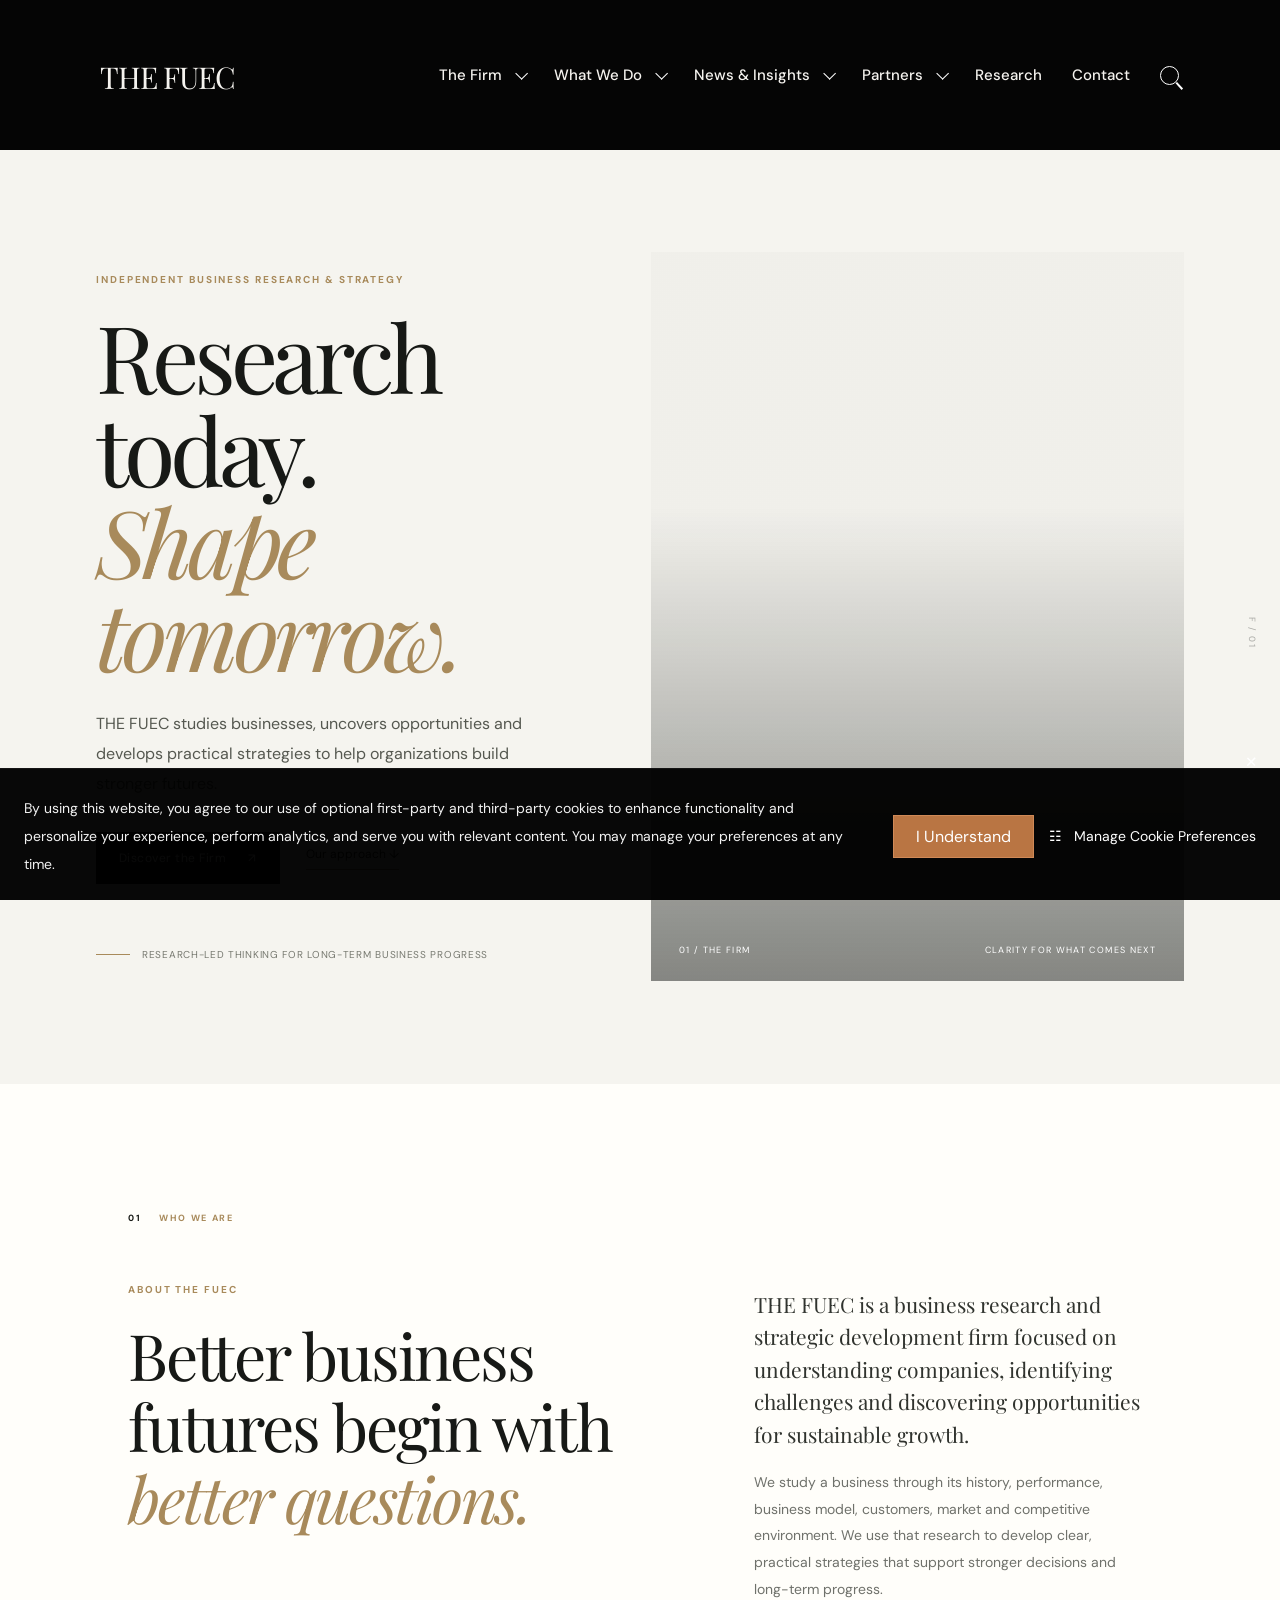
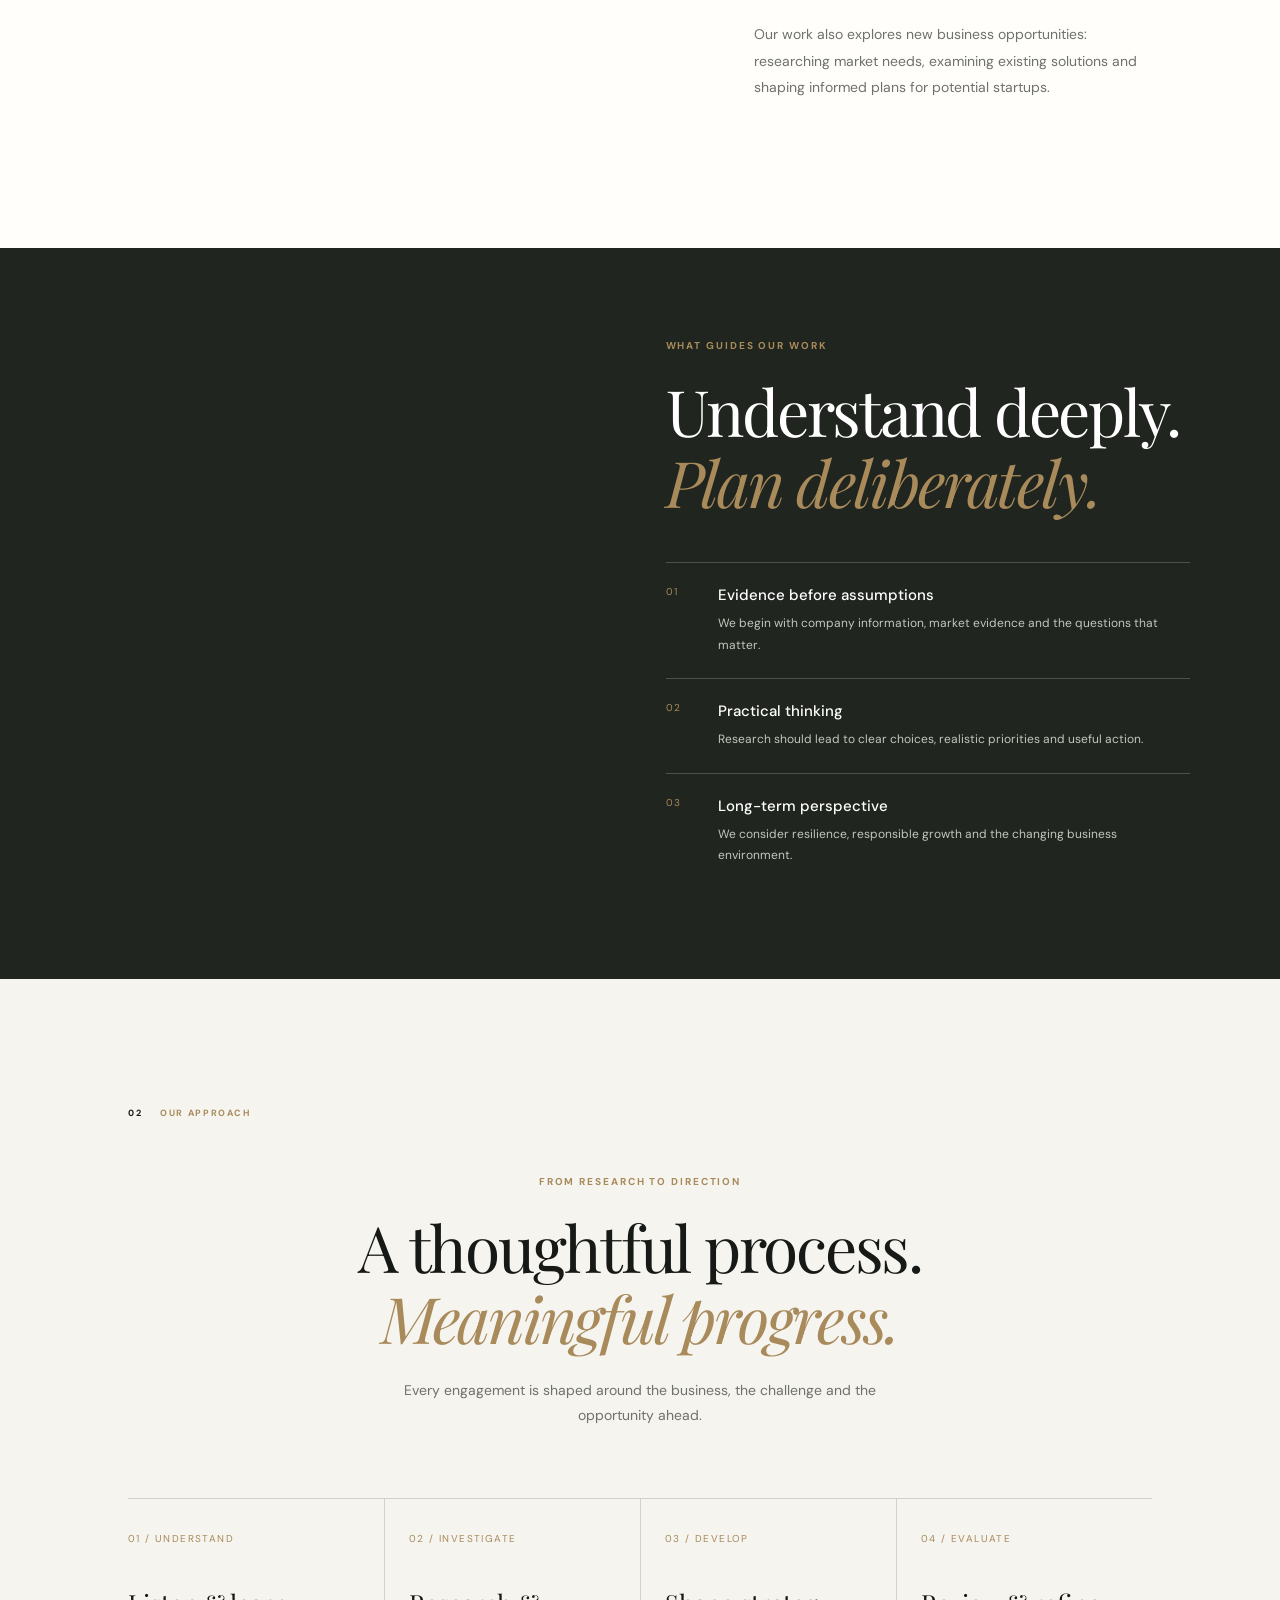
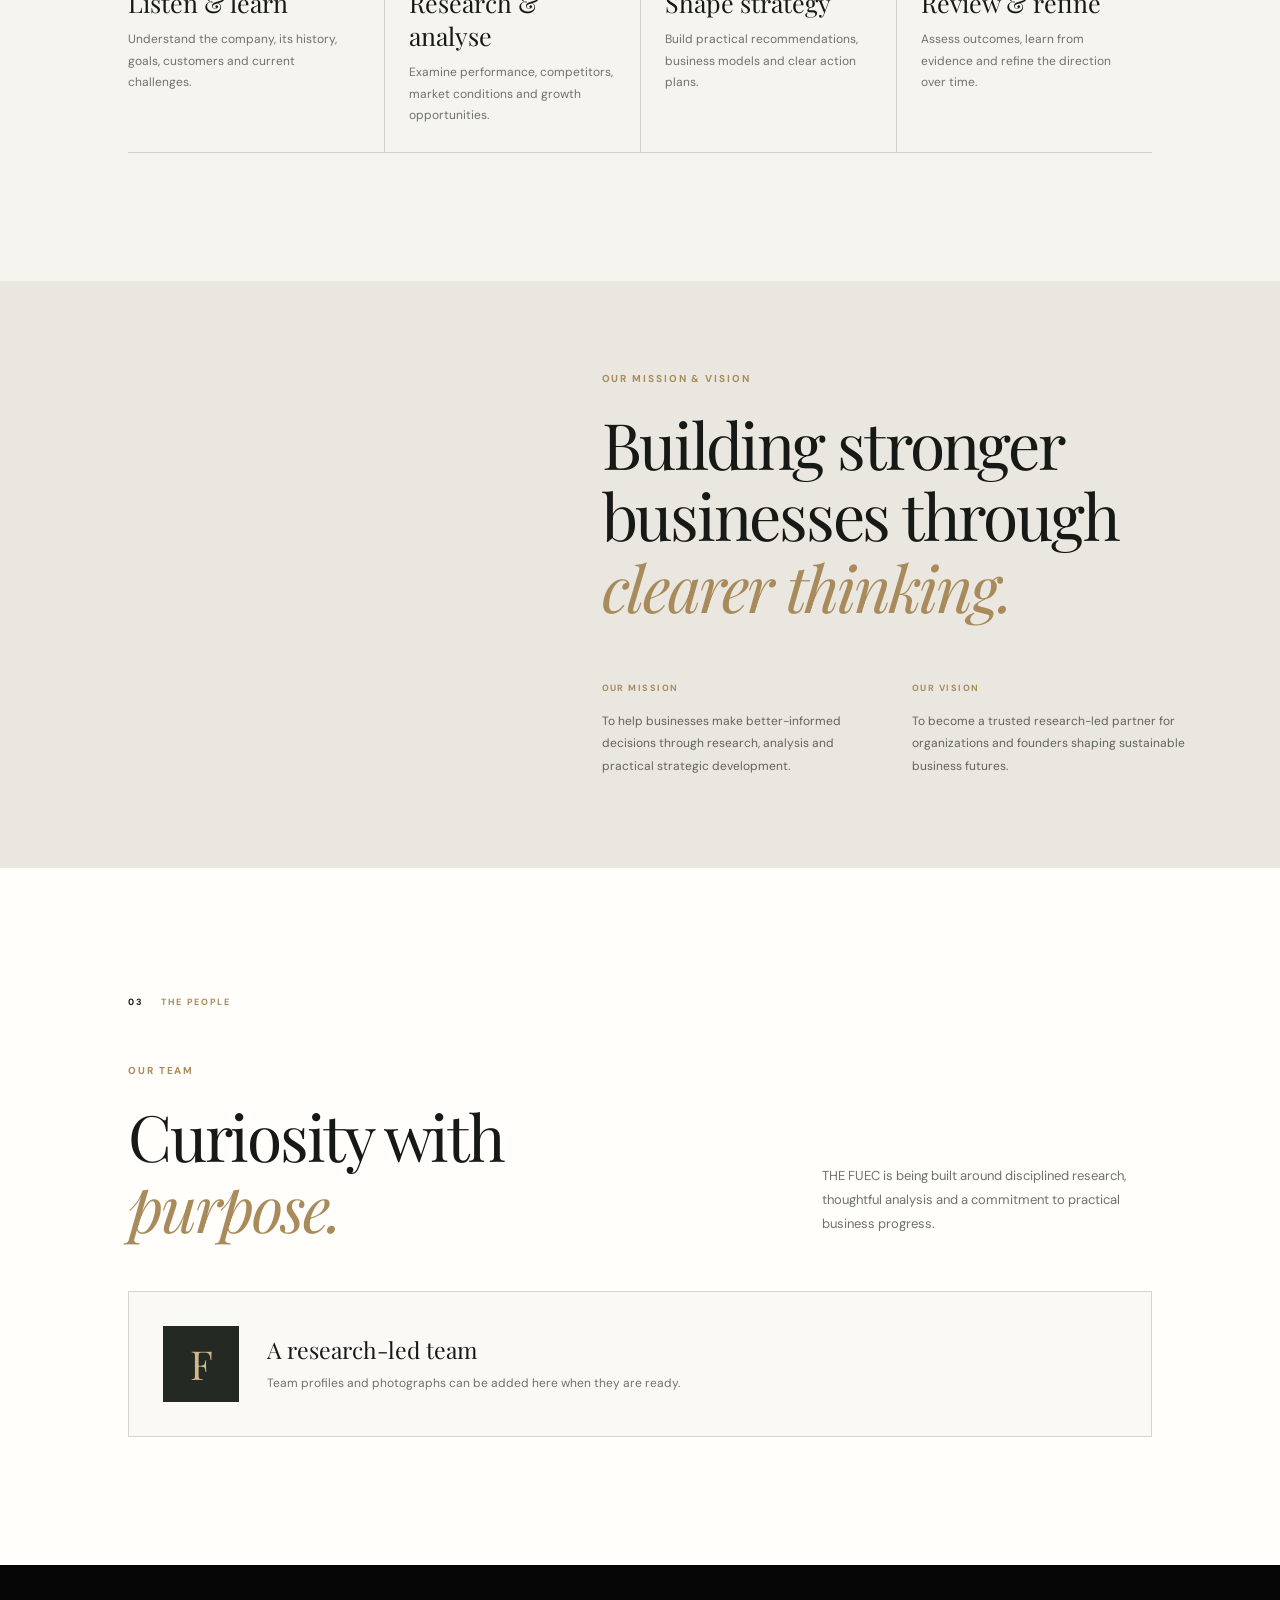
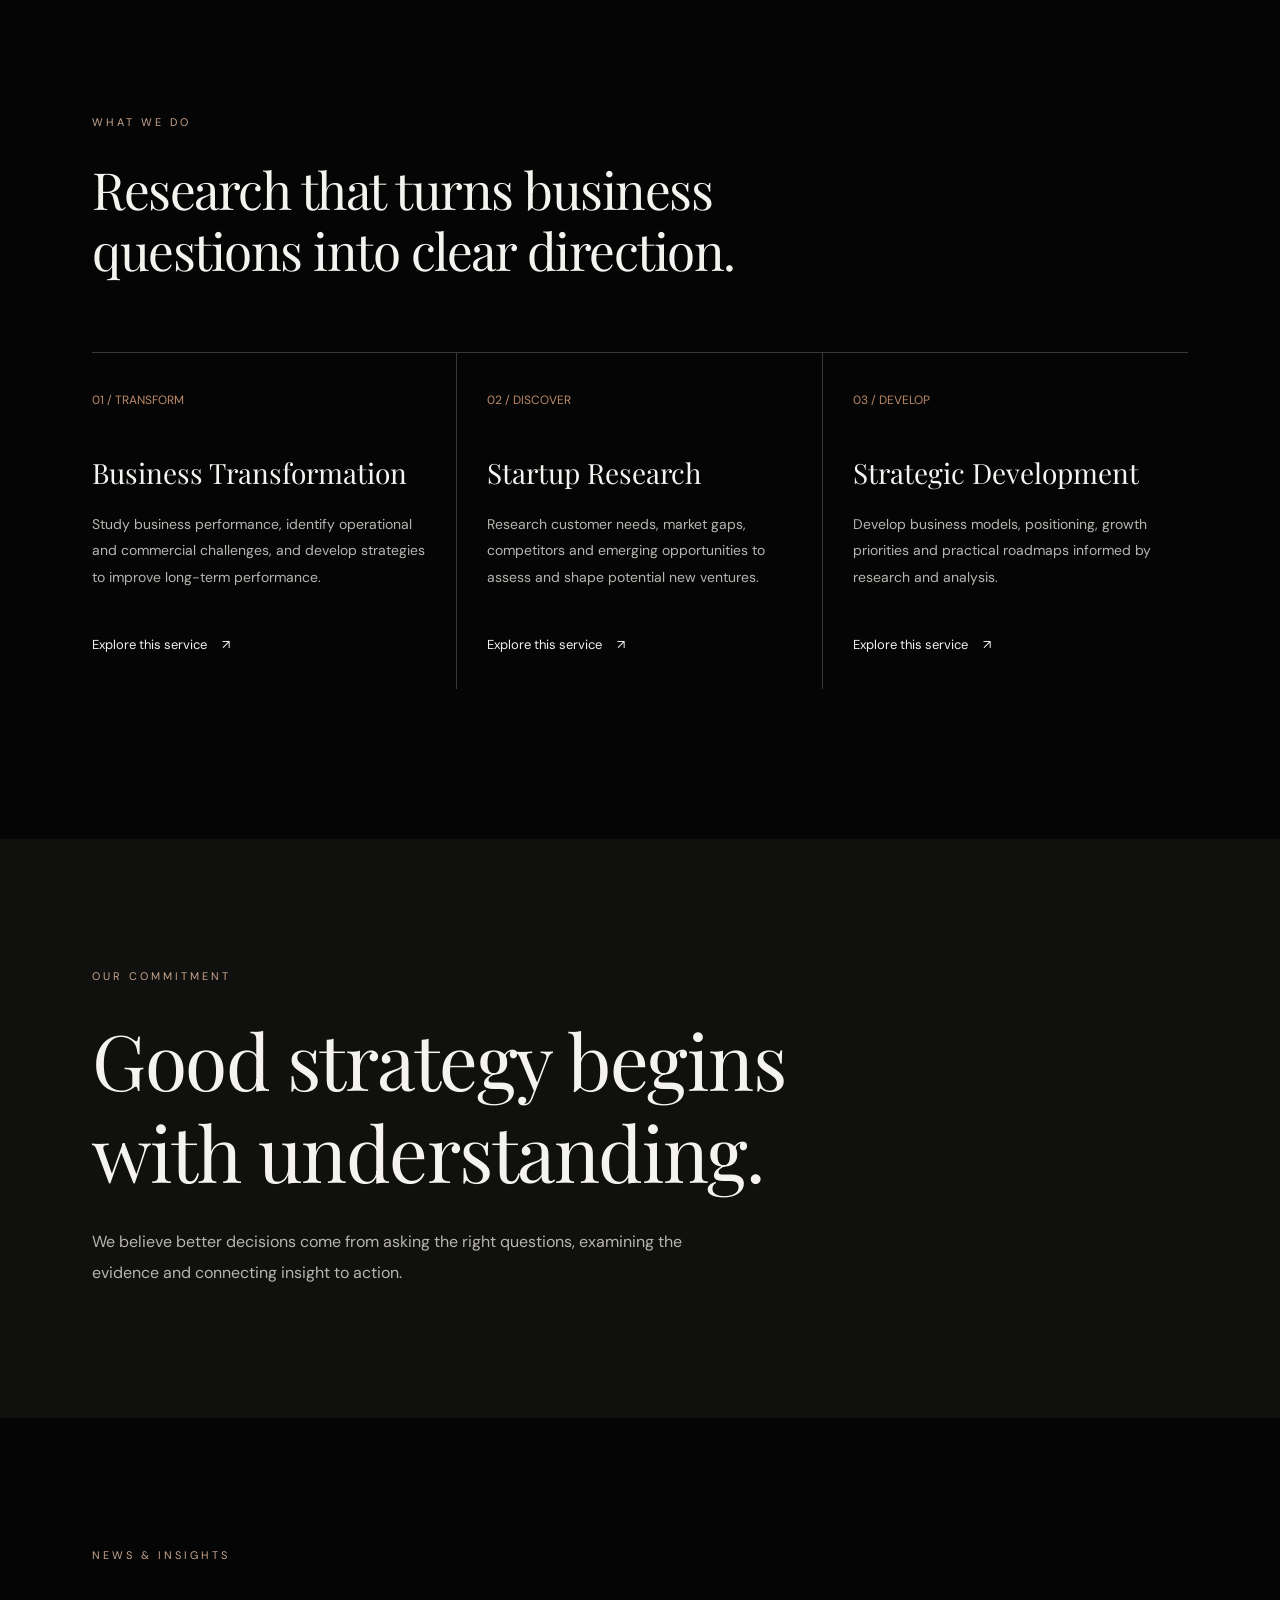
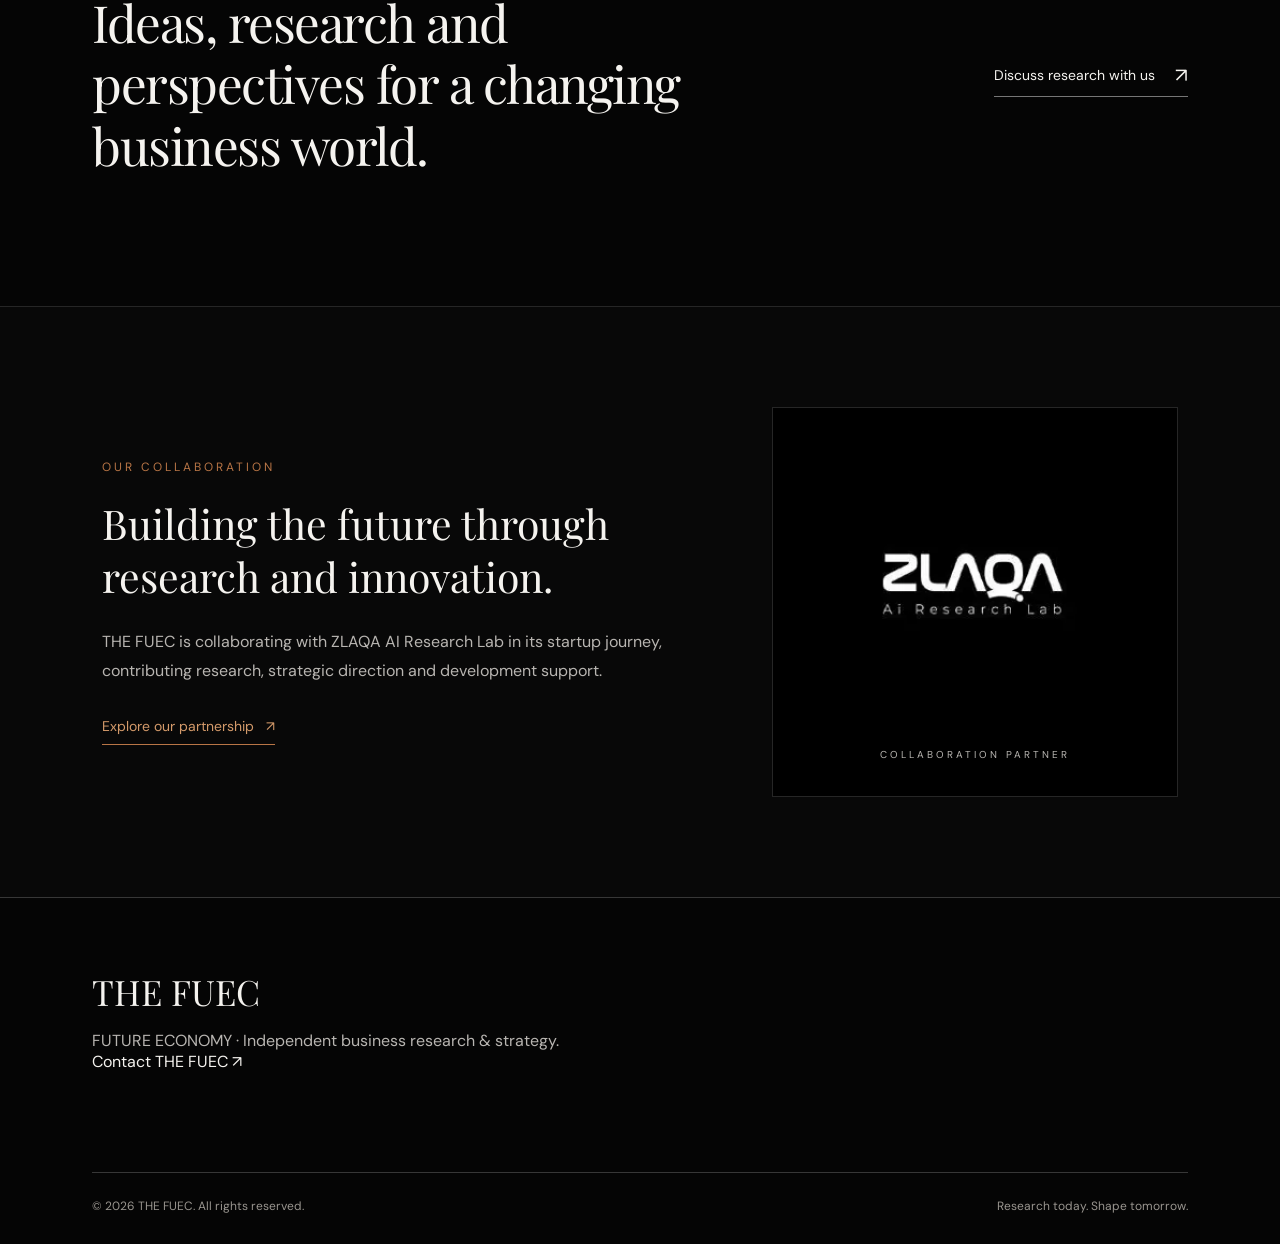
<file: index.html>
<!DOCTYPE html>
<html lang="en">
<head>
  <meta charset="UTF-8">
  <meta name="viewport" content="width=device-width, initial-scale=1.0">
  <meta name="description" content="THE FUEC is an independent business research and strategic development firm.">
  <title>THE FUEC | FUTURE ECONOMY — Research Today. Shape Tomorrow.</title>

  <link rel="preconnect" href="https://fonts.googleapis.com">
  <link rel="preconnect" href="https://fonts.gstatic.com" crossorigin>
  <link href="https://fonts.googleapis.com/css2?family=DM+Sans:wght@400;500;600;700&family=Playfair+Display:ital,wght@0,400;0,500;1,400;1,500&display=swap" rel="stylesheet">

  <!-- Keep both stylesheets. firm.css must load after style.css. -->
  <link rel="stylesheet" href="./style.css">
  <link rel="stylesheet" href="./firm.css">
</head>
<body>

  <header class="navbar">
    <a class="logo" href="index.html" aria-label="THE FUEC home"></span>THE FUEC</span> </a>

    <button class="menu-toggle" type="button" aria-label="Open navigation" aria-expanded="false">
      <span></span><span></span><span></span>
    </button>

    <nav class="nav-links" aria-label="Main navigation">
      <div class="nav-item dropdown firm-dropdown">
        <a href="firm.html">The Firm <span class="arrow"></span></a>
        <div class="dropdown-menu">
          <a href="about.html">About Us</a>
          <a href="#purpose">Our Mission &amp; Vision</a>
          <a href="#team">Our Team</a>
        </div>
      </div>

      <div class="nav-item dropdown">
        <a href="services.html">What We Do <span class="arrow"></span></a>
        <div class="dropdown-menu">
          <a href="services.html#transformation">Business Transformation</a>
          <a href="services.html#startup-research">Startup Research</a>
          <a href="services.html#strategic-development">Strategic Development</a>
        </div>
      </div>

      <div class="nav-item dropdown">
        <a href="insights.html">News &amp; Insights <span class="arrow"></span></a>
        <div class="dropdown-menu">
          <a href="insights.html">Research Reports</a>
          <a href="insights.html">Industry Insights</a>
        </div>
      </div>

      <div class="nav-item dropdown">
        <a href="partners.html">Partners <span class="arrow"></span></a>
        <div class="dropdown-menu">
          <a href="partners.html">Research Partners</a>
          <a href="#contact">Work With Us</a>
        </div>
      </div>

      <a href="research.html">Research</a>
      <a href="contact.html">Contact</a>
      <button class="search-button" type="button" aria-label="Search (coming soon)">
        <span class="search-icon"></span>
      </button>
    </nav>
  </header>

  <main id="top">
    <!-- THE FIRM -->
    <section class="firm-hero" id="firm">
      <div class="firm-hero-copy">
        <p class="eyebrow">INDEPENDENT BUSINESS RESEARCH &amp; STRATEGY</p>
        <h1>Research today.<br><em>Shape tomorrow.</em></h1>
        <p class="firm-hero-intro">THE FUEC studies businesses, uncovers opportunities and develops practical strategies to help organizations build stronger futures.</p>
        <div class="firm-hero-actions">
          <a class="firm-button firm-button-primary" href="#about">Discover the Firm <span aria-hidden="true">↗</span></a>
          <a class="firm-text-link" href="#approach">Our approach ↓</a>
        </div>
        <div class="firm-hero-note"><span class="firm-note-line"></span> Research-led thinking for long-term business progress</div>
      </div>
      <div class="firm-hero-media" role="img" aria-label="Contemporary professional office interior">
        <div class="firm-image-caption"><span>01 / THE FIRM</span><span>Clarity for what comes next</span></div>
      </div>
      <span class="firm-hero-index">F / 01</span>
    </section>

    <section class="firm-intro-section" id="about">
      <div class="firm-section-kicker"><span>01</span><span>WHO WE ARE</span></div>
      <div class="firm-intro-grid">
        <div>
          <p class="eyebrow">ABOUT THE FUEC</p>
          <h2>Better business futures begin with <em>better questions.</em></h2>
        </div>
        <div class="firm-intro-body">
          <p class="firm-lead">THE FUEC is a business research and strategic development firm focused on understanding companies, identifying challenges and discovering opportunities for sustainable growth.</p>
          <p>We study a business through its history, performance, business model, customers, market and competitive environment. We use that research to develop clear, practical strategies that support stronger decisions and long-term progress.</p>
          <p>Our work also explores new business opportunities: researching market needs, examining existing solutions and shaping informed plans for potential startups.</p>
        </div>
      </div>
    </section>

    <section class="firm-pillars" id="research">
      <div class="firm-pillar-image" role="img" aria-label="Team collaborating around a table"></div>
      <div class="firm-pillar-content">
        <p class="eyebrow">WHAT GUIDES OUR WORK</p>
        <h2>Understand deeply.<br><em>Plan deliberately.</em></h2>
        <div class="firm-pillar-list">
          <article><span>01</span><div><h3>Evidence before assumptions</h3><p>We begin with company information, market evidence and the questions that matter.</p></div></article>
          <article><span>02</span><div><h3>Practical thinking</h3><p>Research should lead to clear choices, realistic priorities and useful action.</p></div></article>
          <article><span>03</span><div><h3>Long-term perspective</h3><p>We consider resilience, responsible growth and the changing business environment.</p></div></article>
        </div>
      </div>
    </section>

    <section class="firm-approach-section" id="approach">
      <div class="firm-section-kicker"><span>02</span><span>OUR APPROACH</span></div>
      <div class="firm-approach-heading">
        <p class="eyebrow">FROM RESEARCH TO DIRECTION</p>
        <h2>A thoughtful process.<br><em>Meaningful progress.</em></h2>
        <p>Every engagement is shaped around the business, the challenge and the opportunity ahead.</p>
      </div>
      <div class="firm-process-grid">
        <article><span>01 / UNDERSTAND</span><h3>Listen &amp; learn</h3><p>Understand the company, its history, goals, customers and current challenges.</p></article>
        <article><span>02 / INVESTIGATE</span><h3>Research &amp; analyse</h3><p>Examine performance, competitors, market conditions and growth opportunities.</p></article>
        <article><span>03 / DEVELOP</span><h3>Shape strategy</h3><p>Build practical recommendations, business models and clear action plans.</p></article>
        <article><span>04 / EVALUATE</span><h3>Review &amp; refine</h3><p>Assess outcomes, learn from evidence and refine the direction over time.</p></article>
      </div>
    </section>

    <section class="firm-purpose-section" id="purpose">
      <div class="firm-purpose-image" role="img" aria-label="Modern meeting and workspace"></div>
      <div class="firm-purpose-copy">
        <p class="eyebrow">OUR MISSION &amp; VISION</p>
        <h2>Building stronger businesses through <em>clearer thinking.</em></h2>
        <div class="firm-purpose-columns">
          <div><span>OUR MISSION</span><p>To help businesses make better-informed decisions through research, analysis and practical strategic development.</p></div>
          <div><span>OUR VISION</span><p>To become a trusted research-led partner for organizations and founders shaping sustainable business futures.</p></div>
        </div>
      </div>
    </section>

    <section class="firm-team-section" id="team">
      <div class="firm-section-kicker"><span>03</span><span>THE PEOPLE</span></div>
      <div class="firm-team-heading">
        <div><p class="eyebrow">OUR TEAM</p><h2>Curiosity with<br><em>purpose.</em></h2></div>
        <p>THE FUEC is being built around disciplined research, thoughtful analysis and a commitment to practical business progress.</p>
      </div>
      <div class="firm-team-placeholder">
        <div class="firm-team-placeholder-mark">F</div>
        <div><h3>A research-led team</h3><p>Team profiles and photographs can be added here when they are ready.</p></div>
      </div>
    </section>

    <!-- WHAT WE DO -->
    <section class="services" id="what-we-do">
      <p class="eyebrow">WHAT WE DO</p>
      <h2>Research that turns business questions into clear direction.</h2>
      <div class="service-grid">
        <article class="service-card" id="transformation">
          <span class="card-number">01 / TRANSFORM</span>
          <h3>Business Transformation</h3>
          <p>Study business performance, identify operational and commercial challenges, and develop strategies to improve long-term performance.</p>
          <a href="#contact">Explore this service <span>↗</span></a>
        </article>
        <article class="service-card" id="startup-research">
          <span class="card-number">02 / DISCOVER</span>
          <h3>Startup Research</h3>
          <p>Research customer needs, market gaps, competitors and emerging opportunities to assess and shape potential new ventures.</p>
          <a href="#contact">Explore this service <span>↗</span></a>
        </article>
        <article class="service-card" id="strategic-development">
          <span class="card-number">03 / DEVELOP</span>
          <h3>Strategic Development</h3>
          <p>Develop business models, positioning, growth priorities and practical roadmaps informed by research and analysis.</p>
          <a href="#contact">Explore this service <span>↗</span></a>
        </article>
      </div>
    </section>

    <section class="mission">
      <p class="eyebrow">OUR COMMITMENT</p>
      <h2>Good strategy begins<br>with understanding.</h2>
      <p>We believe better decisions come from asking the right questions, examining the evidence and connecting insight to action.</p>
    </section>

    <section class="insights" id="insights">
      <div><p class="eyebrow">NEWS &amp; INSIGHTS</p><h2>Ideas, research and perspectives for a changing business world.</h2></div>
      <a class="explore-link" href="#contact">Discuss research with us <span class="link-arrow">↗</span></a>
    </section>

    <section class="home-partnership" id="partners">
  <div class="partnership-heading">
    <p class="eyebrow">OUR COLLABORATION</p>
    <h2>Building the future through research and innovation.</h2>
    <p class="partnership-intro">
      THE FUEC is collaborating with ZLAQA AI Research Lab in its startup
      journey, contributing research, strategic direction and development
      support.
    </p>
    <a class="partnership-link" href="partners.html">
      Explore our partnership <span>↗</span>
    </a>
  </div>

  <div class="partnership-logo-card">
    <img
      src="assets/zlaqa-ai-research-lab.png"
      alt="ZLAQA AI Research Lab logo"
      class="partnership-logo"
    />
    <p class="partnership-label">COLLABORATION PARTNER</p>
  </div>
</section>
  </main>

  <footer class="footer" id="contact">
    <div class="footer-logo">THE FUEC</div>
    <p>FUTURE ECONOMY · Independent business research &amp; strategy.</p>
    <a href="contact.html">Contact THE FUEC ↗</a>
    <div class="footer-bottom"><span>© <span id="year"></span> THE FUEC. All rights reserved.</span><span>Research today. Shape tomorrow.</span></div>
  </footer>

  <div class="cookie-banner" id="cookieBanner" role="dialog" aria-label="Cookie notice">
    <button class="cookie-close" id="cookieClose" type="button" aria-label="Close cookie notice">×</button>
    <div class="cookie-text"><p>By using this website, you agree to our use of optional first-party and third-party cookies to enhance functionality and personalize your experience, perform analytics, and serve you with relevant content. You may manage your preferences at any time.</p></div>
    <div class="cookie-actions">
      <button class="accept-button" id="acceptCookies" type="button">I Understand</button>
      <button class="preferences-button" id="manageCookies" type="button">☷ &nbsp; Manage Cookie Preferences</button>
    </div>
  </div>

  <div class="modal-overlay" id="cookieModal" aria-hidden="true">
    <div class="cookie-modal" role="dialog" aria-modal="true" aria-labelledby="cookieModalTitle">
      <button class="modal-close" id="closeCookieModal" type="button" aria-label="Close">×</button>
      <p class="eyebrow">YOUR PRIVACY</p>
      <h2 id="cookieModalTitle">Cookie preferences</h2>
      <p>You can choose whether to allow optional cookies. Essential cookies are always enabled for basic website functions.</p>
      <div class="cookie-option"><div><strong>Essential cookies</strong><small>Required for core website functions.</small></div><input type="checkbox" checked disabled aria-label="Essential cookies always enabled"></div>
      <div class="cookie-option"><div><strong>Analytics cookies</strong><small>Help us understand how visitors use the website.</small></div><input type="checkbox" id="analyticsCookies"></div>
      <button class="accept-button save-preferences" id="saveCookiePreferences" type="button">Save preferences</button>
    </div>
  </div>

  <script src="./script.js" defer></script>
</body>
</html>
</file>
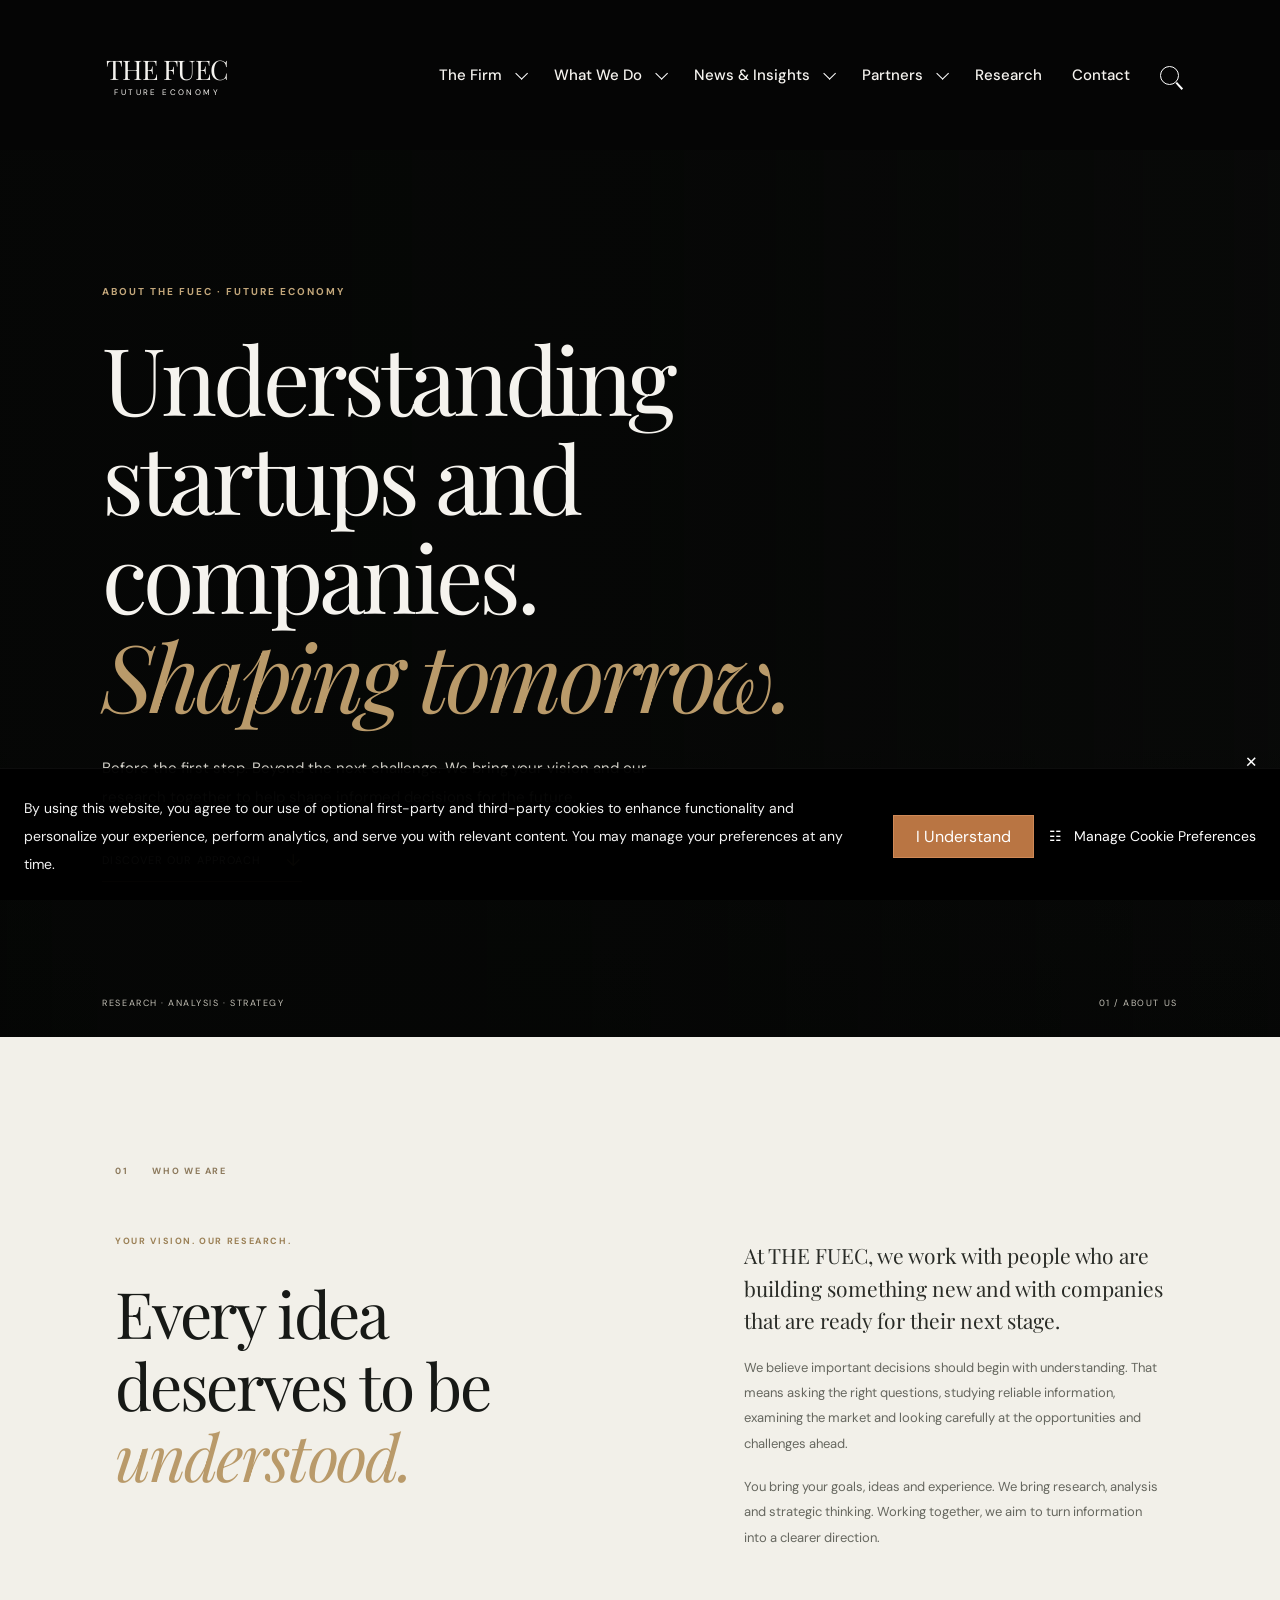
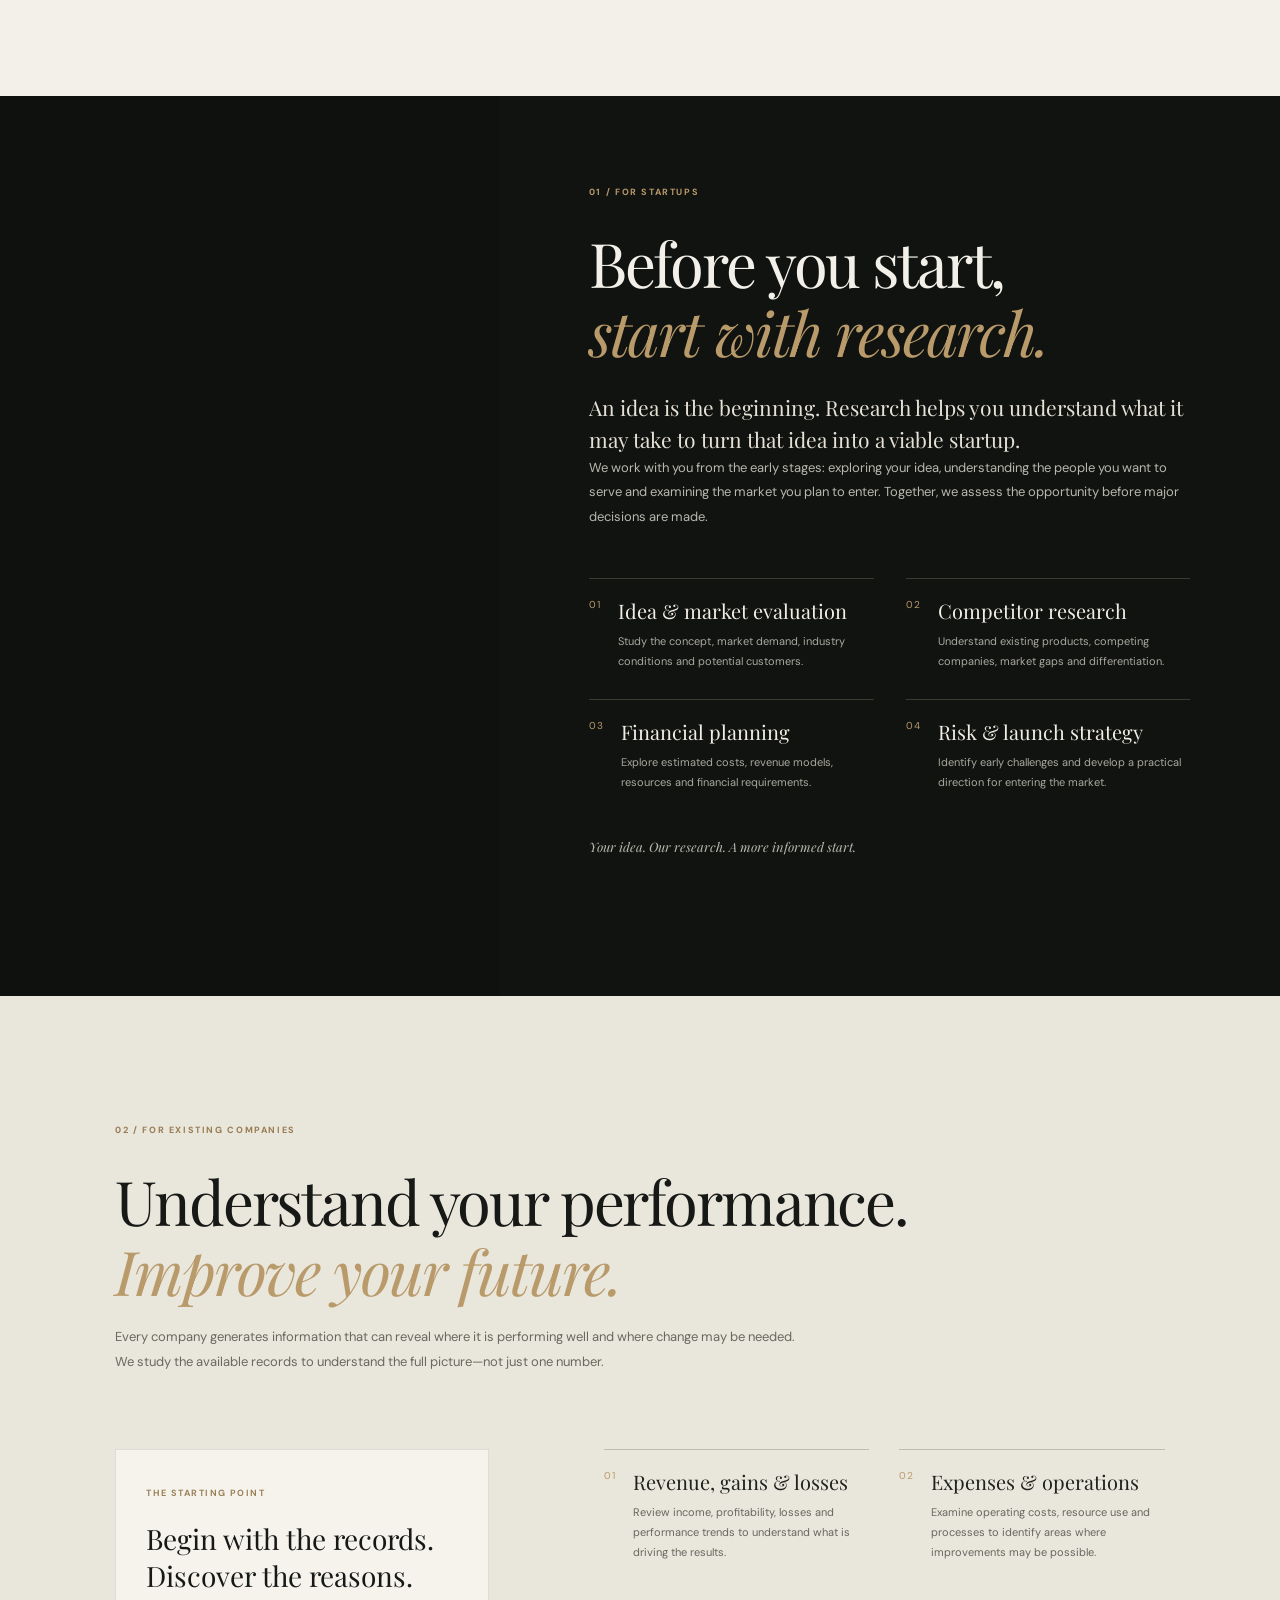
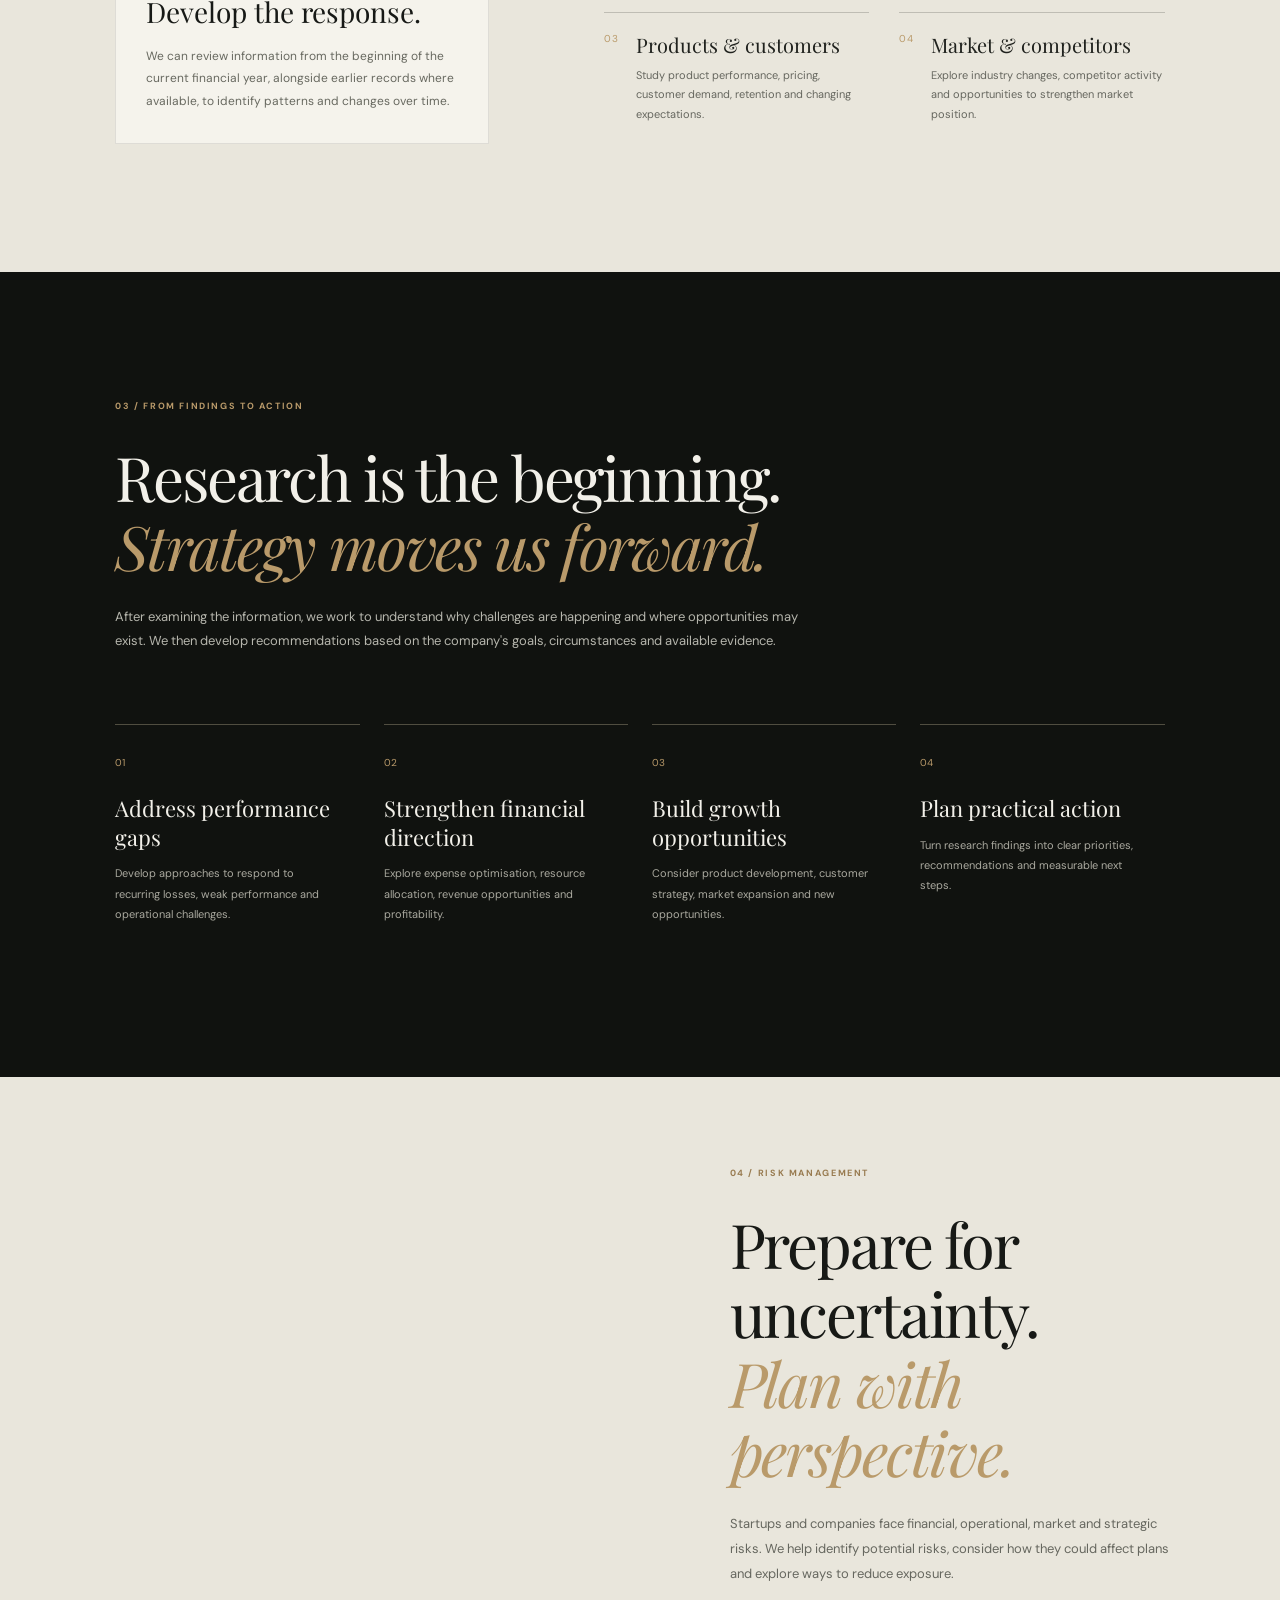
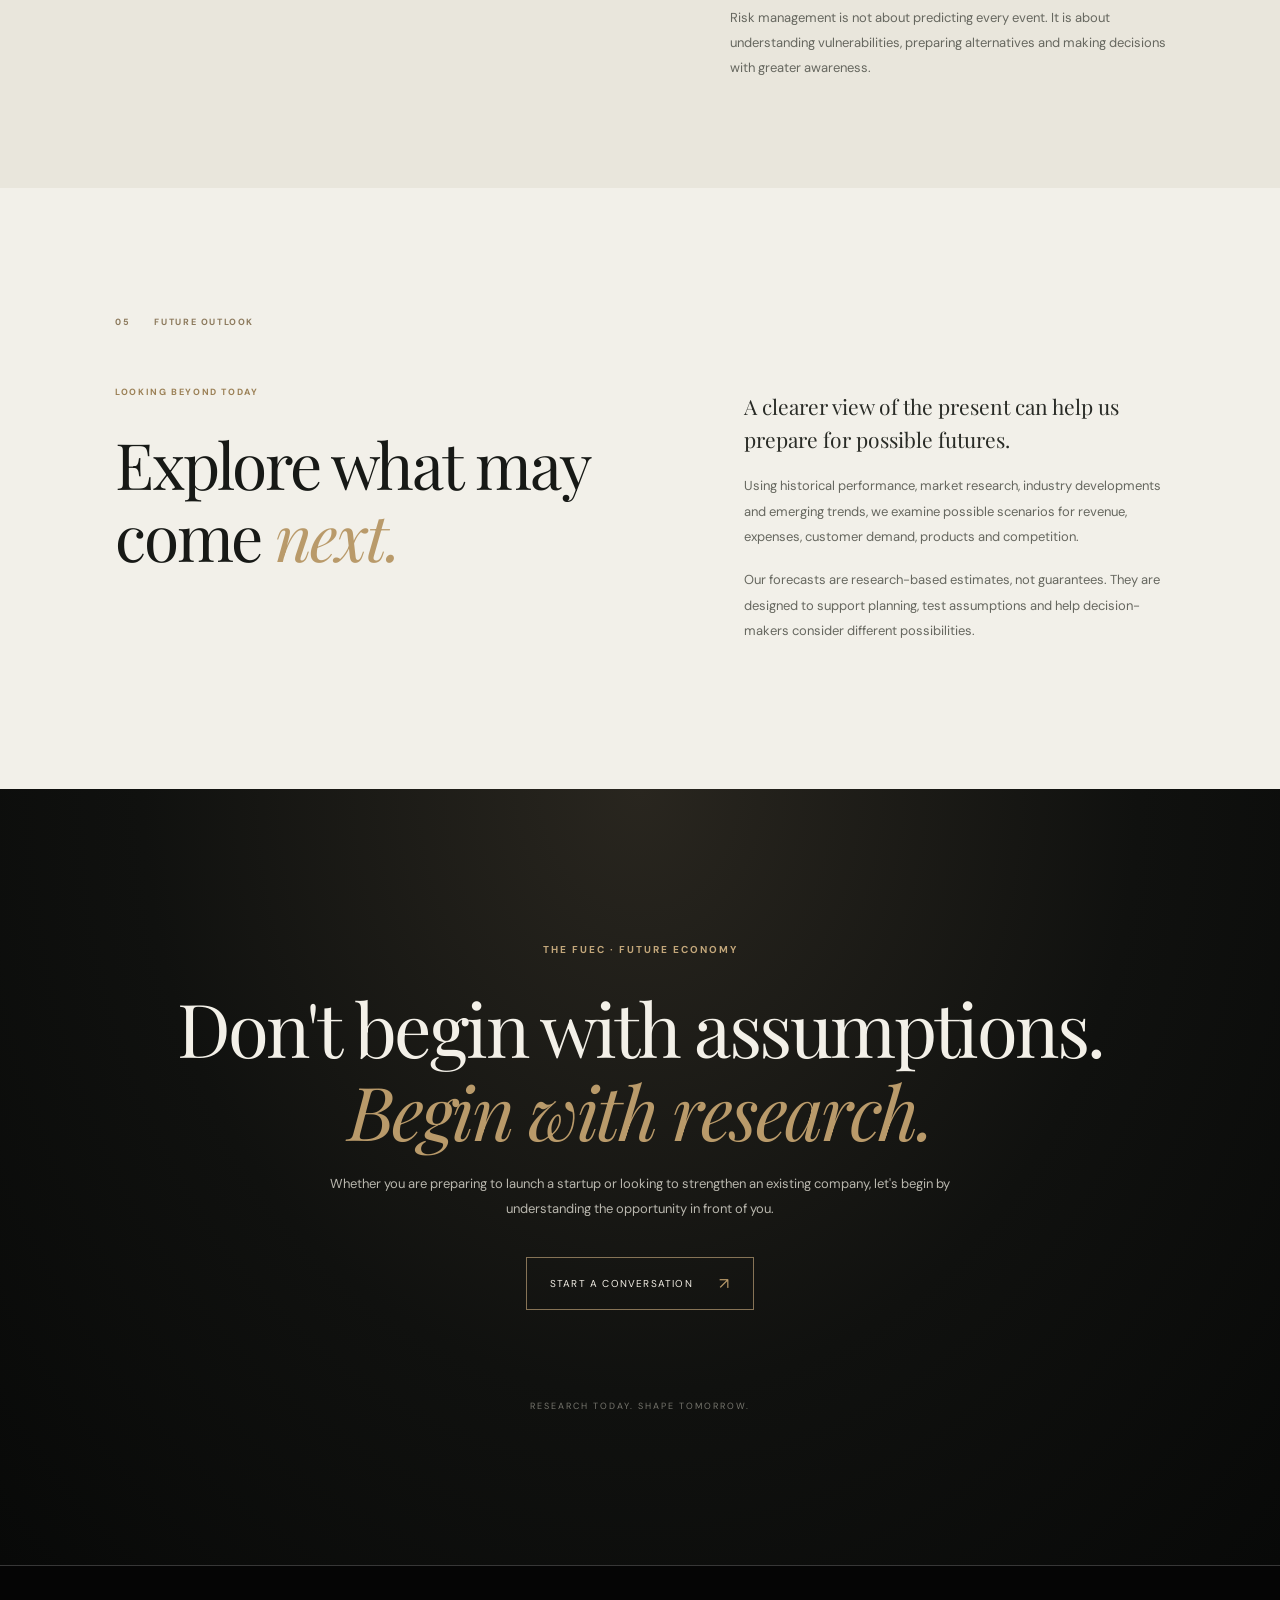
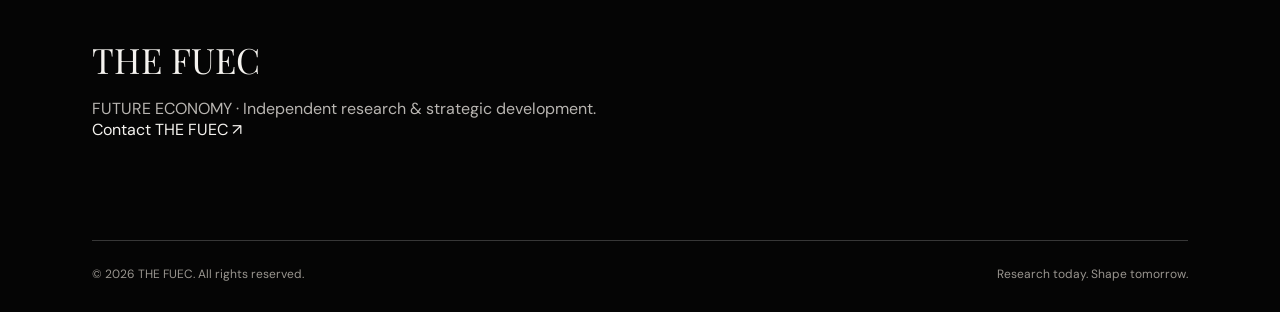
<file: about.html>
<!DOCTYPE html>
<html lang="en">
<head>
  <meta charset="UTF-8">
  <meta name="viewport" content="width=device-width, initial-scale=1.0">
  <meta name="description" content="Discover how THE FUEC researches startups and companies, develops strategies, assesses risks and explores future opportunities.">
  <title>About Us | THE FUEC — FUTURE ECONOMY</title>
  <link rel="preconnect" href="https://fonts.googleapis.com">
  <link rel="preconnect" href="https://fonts.gstatic.com" crossorigin>
  <link href="https://fonts.googleapis.com/css2?family=DM+Sans:wght@400;500;600;700&family=Playfair+Display:ital,wght@0,400;0,500;1,400;1,500&display=swap" rel="stylesheet">
  <link rel="stylesheet" href="style.css">
  <link rel="stylesheet" href="firm.css">
  <link rel="stylesheet" href="site.css">
  <link rel="stylesheet" href="about.css">
</head>
<body>
<header class="navbar">
  <a class="logo" href="index.html" aria-label="THE FUEC home"><span>THE FUEC</span><small>FUTURE ECONOMY</small></a>
  <button class="menu-toggle" type="button" aria-label="Open navigation" aria-expanded="false"><span></span><span></span><span></span></button>
  <nav class="nav-links" aria-label="Main navigation">
    <div class="nav-item dropdown firm-dropdown"><a href="firm.html">The Firm <span class="arrow"></span></a><div class="dropdown-menu"><a href="about.html" aria-current="page">About Us</a><a href="firm.html#purpose">Our Mission &amp; Vision</a><a href="firm.html#team">Our Team</a></div></div>
    <div class="nav-item dropdown"><a href="services.html">What We Do <span class="arrow"></span></a><div class="dropdown-menu"><a href="services.html#transformation">Company Transformation</a><a href="services.html#startup-research">Startup Research</a><a href="services.html#strategic-development">Strategic Development</a></div></div>
    <div class="nav-item dropdown"><a href="insights.html">News &amp; Insights <span class="arrow"></span></a><div class="dropdown-menu"><a href="insights.html">Research Reports</a><a href="insights.html">Industry Insights</a></div></div>
    <div class="nav-item dropdown"><a href="partners.html">Partners <span class="arrow"></span></a><div class="dropdown-menu"><a href="partners.html">Research Partners</a><a href="contact.html">Work With Us</a></div></div>
    <a href="research.html">Research</a><a href="contact.html">Contact</a><button class="search-button" type="button" aria-label="Search (coming soon)"><span class="search-icon"></span></button>
  </nav>
</header>

<main id="top">
  <section class="about-hero">
    <div class="about-hero-shade"></div>
    <div class="about-hero-copy">
      <p class="eyebrow">ABOUT THE FUEC · FUTURE ECONOMY</p>
      <h1>Understanding startups and companies.<br><em>Shaping tomorrow.</em></h1>
      <p>Before the first step. Beyond the next challenge. We bring your vision and our research together to help shape informed decisions for the future.</p>
      <a class="about-hero-link" href="#who-we-are">Discover our approach <span>↓</span></a>
    </div>
    <div class="about-hero-foot"><span>RESEARCH · ANALYSIS · STRATEGY</span><span>01 / ABOUT US</span></div>
  </section>

  <section class="about-intro" id="who-we-are">
    <div class="about-kicker"><span>01</span><span>WHO WE ARE</span></div>
    <div class="about-intro-grid">
      <div><p class="eyebrow">YOUR VISION. OUR RESEARCH.</p><h2>Every idea deserves to be <em>understood.</em></h2></div>
      <div class="about-copy">
        <p class="about-lead">At THE FUEC, we work with people who are building something new and with companies that are ready for their next stage.</p>
        <p>We believe important decisions should begin with understanding. That means asking the right questions, studying reliable information, examining the market and looking carefully at the opportunities and challenges ahead.</p>
        <p>You bring your goals, ideas and experience. We bring research, analysis and strategic thinking. Working together, we aim to turn information into a clearer direction.</p>
      </div>
    </div>
  </section>

  <section class="about-audience" id="startups">
    <div class="about-audience-image startup-image" role="img" aria-label="Founder reviewing plans and research before launching a startup"></div>
    <div class="about-audience-content">
      <p class="eyebrow">01 / FOR STARTUPS</p>
      <h2>Before you start,<br><em>start with research.</em></h2>
      <p class="about-lead">An idea is the beginning. Research helps you understand what it may take to turn that idea into a viable startup.</p>
      <p>We work with you from the early stages: exploring your idea, understanding the people you want to serve and examining the market you plan to enter. Together, we assess the opportunity before major decisions are made.</p>
      <div class="about-detail-grid">
        <article><span>01</span><div><h3>Idea &amp; market evaluation</h3><p>Study the concept, market demand, industry conditions and potential customers.</p></div></article>
        <article><span>02</span><div><h3>Competitor research</h3><p>Understand existing products, competing companies, market gaps and differentiation.</p></div></article>
        <article><span>03</span><div><h3>Financial planning</h3><p>Explore estimated costs, revenue models, resources and financial requirements.</p></div></article>
        <article><span>04</span><div><h3>Risk &amp; launch strategy</h3><p>Identify early challenges and develop a practical direction for entering the market.</p></div></article>
      </div>
      <p class="about-outcome">Your idea. Our research. A more informed start.</p>
    </div>
  </section>

  <section class="about-company" id="companies">
    <div class="about-company-heading">
      <p class="eyebrow">02 / FOR EXISTING COMPANIES</p>
      <h2>Understand your performance.<br><em>Improve your future.</em></h2>
      <p>Every company generates information that can reveal where it is performing well and where change may be needed. We study the available records to understand the full picture—not just one number.</p>
    </div>
    <div class="about-company-body">
      <div class="about-company-note"><span>THE STARTING POINT</span><h3>Begin with the records. Discover the reasons. Develop the response.</h3><p>We can review information from the beginning of the current financial year, alongside earlier records where available, to identify patterns and changes over time.</p></div>
      <div class="about-analysis-list">
        <article><span>01</span><div><h3>Revenue, gains &amp; losses</h3><p>Review income, profitability, losses and performance trends to understand what is driving the results.</p></div></article>
        <article><span>02</span><div><h3>Expenses &amp; operations</h3><p>Examine operating costs, resource use and processes to identify areas where improvements may be possible.</p></div></article>
        <article><span>03</span><div><h3>Products &amp; customers</h3><p>Study product performance, pricing, customer demand, retention and changing expectations.</p></div></article>
        <article><span>04</span><div><h3>Market &amp; competitors</h3><p>Explore industry changes, competitor activity and opportunities to strengthen market position.</p></div></article>
      </div>
    </div>
  </section>

  <section class="about-strategy" id="strategy">
    <div class="about-strategy-top">
      <p class="eyebrow">03 / FROM FINDINGS TO ACTION</p>
      <h2>Research is the beginning.<br><em>Strategy moves us forward.</em></h2>
      <p>After examining the information, we work to understand why challenges are happening and where opportunities may exist. We then develop recommendations based on the company's goals, circumstances and available evidence.</p>
    </div>
    <div class="about-strategy-grid">
      <article><span>01</span><h3>Address performance gaps</h3><p>Develop approaches to respond to recurring losses, weak performance and operational challenges.</p></article>
      <article><span>02</span><h3>Strengthen financial direction</h3><p>Explore expense optimisation, resource allocation, revenue opportunities and profitability.</p></article>
      <article><span>03</span><h3>Build growth opportunities</h3><p>Consider product development, customer strategy, market expansion and new opportunities.</p></article>
      <article><span>04</span><h3>Plan practical action</h3><p>Turn research findings into clear priorities, recommendations and measurable next steps.</p></article>
    </div>
  </section>

  <section class="about-risk">
    <div class="about-risk-image" role="img" aria-label="Abstract city skyline representing future planning and risk awareness"></div>
    <div class="about-risk-copy">
      <p class="eyebrow">04 / RISK MANAGEMENT</p>
      <h2>Prepare for uncertainty.<br><em>Plan with perspective.</em></h2>
      <p>Startups and companies face financial, operational, market and strategic risks. We help identify potential risks, consider how they could affect plans and explore ways to reduce exposure.</p>
      <p>Risk management is not about predicting every event. It is about understanding vulnerabilities, preparing alternatives and making decisions with greater awareness.</p>
    </div>
  </section>

  <section class="about-future">
    <div class="about-kicker"><span>05</span><span>FUTURE OUTLOOK</span></div>
    <div class="about-future-grid">
      <div><p class="eyebrow">LOOKING BEYOND TODAY</p><h2>Explore what may come <em>next.</em></h2></div>
      <div class="about-copy"><p class="about-lead">A clearer view of the present can help us prepare for possible futures.</p><p>Using historical performance, market research, industry developments and emerging trends, we examine possible scenarios for revenue, expenses, customer demand, products and competition.</p><p>Our forecasts are research-based estimates, not guarantees. They are designed to support planning, test assumptions and help decision-makers consider different possibilities.</p></div>
    </div>
  </section>

  <section class="about-closing">
    <p class="eyebrow">THE FUEC · FUTURE ECONOMY</p>
    <h2>Don't begin with assumptions.<br><em>Begin with research.</em></h2>
    <p>Whether you are preparing to launch a startup or looking to strengthen an existing company, let's begin by understanding the opportunity in front of you.</p>
    <a href="contact.html" class="about-contact-link">Start a conversation <span>↗</span></a>
    <div class="about-closing-line">RESEARCH TODAY. SHAPE TOMORROW.</div>
  </section>
</main>

<footer class="footer"><div class="footer-logo">THE FUEC</div><p>FUTURE ECONOMY · Independent research &amp; strategic development.</p><a href="mailto:hello@futureconmy.com">Contact THE FUEC ↗</a><div class="footer-bottom"><span>© <span id="year"></span> THE FUEC. All rights reserved.</span><span>Research today. Shape tomorrow.</span></div></footer>
<div class="cookie-banner" id="cookieBanner" role="dialog" aria-label="Cookie notice"><button class="cookie-close" id="cookieClose" type="button" aria-label="Close cookie notice">×</button><div class="cookie-text"><p>By using this website, you agree to our use of optional first-party and third-party cookies to enhance functionality and personalize your experience, perform analytics, and serve you with relevant content. You may manage your preferences at any time.</p></div><div class="cookie-actions"><button class="accept-button" id="acceptCookies" type="button">I Understand</button><button class="preferences-button" id="manageCookies" type="button">☷ &nbsp; Manage Cookie Preferences</button></div></div>
<div class="modal-overlay" id="cookieModal" aria-hidden="true"><div class="cookie-modal" role="dialog" aria-modal="true" aria-labelledby="cookieModalTitle"><button class="modal-close" id="closeCookieModal" type="button" aria-label="Close">×</button><p class="eyebrow">YOUR PRIVACY</p><h2 id="cookieModalTitle">Cookie preferences</h2><p>You can choose whether to allow optional cookies. Essential cookies are always enabled for basic website functions.</p><div class="cookie-option"><div><strong>Essential cookies</strong><small>Required for core website functions.</small></div><input type="checkbox" checked disabled aria-label="Essential cookies always enabled"></div><div class="cookie-option"><div><strong>Analytics cookies</strong><small>Help us understand how visitors use the website.</small></div><input type="checkbox" id="analyticsCookies"></div><button class="accept-button save-preferences" id="saveCookiePreferences" type="button">Save preferences</button></div></div>
<script src="script.js" defer></script>
</body>
</html>
</file>
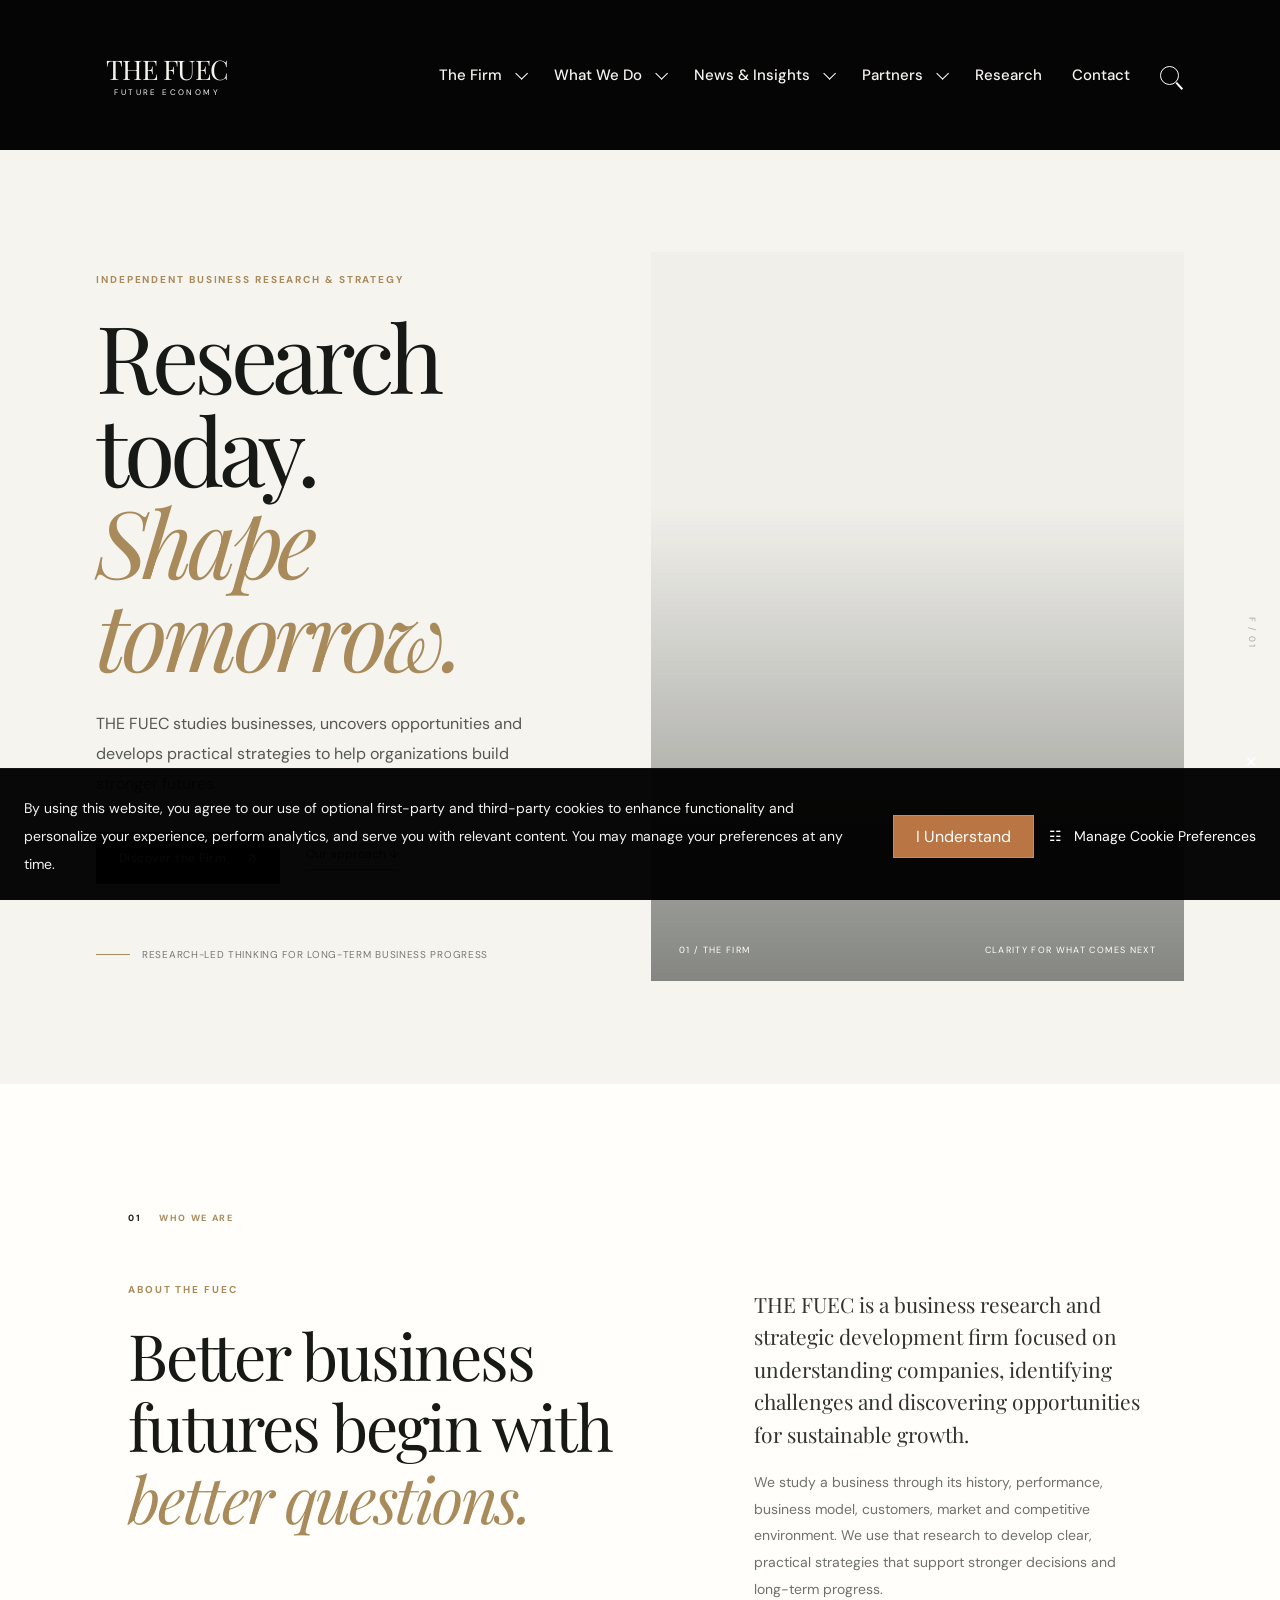
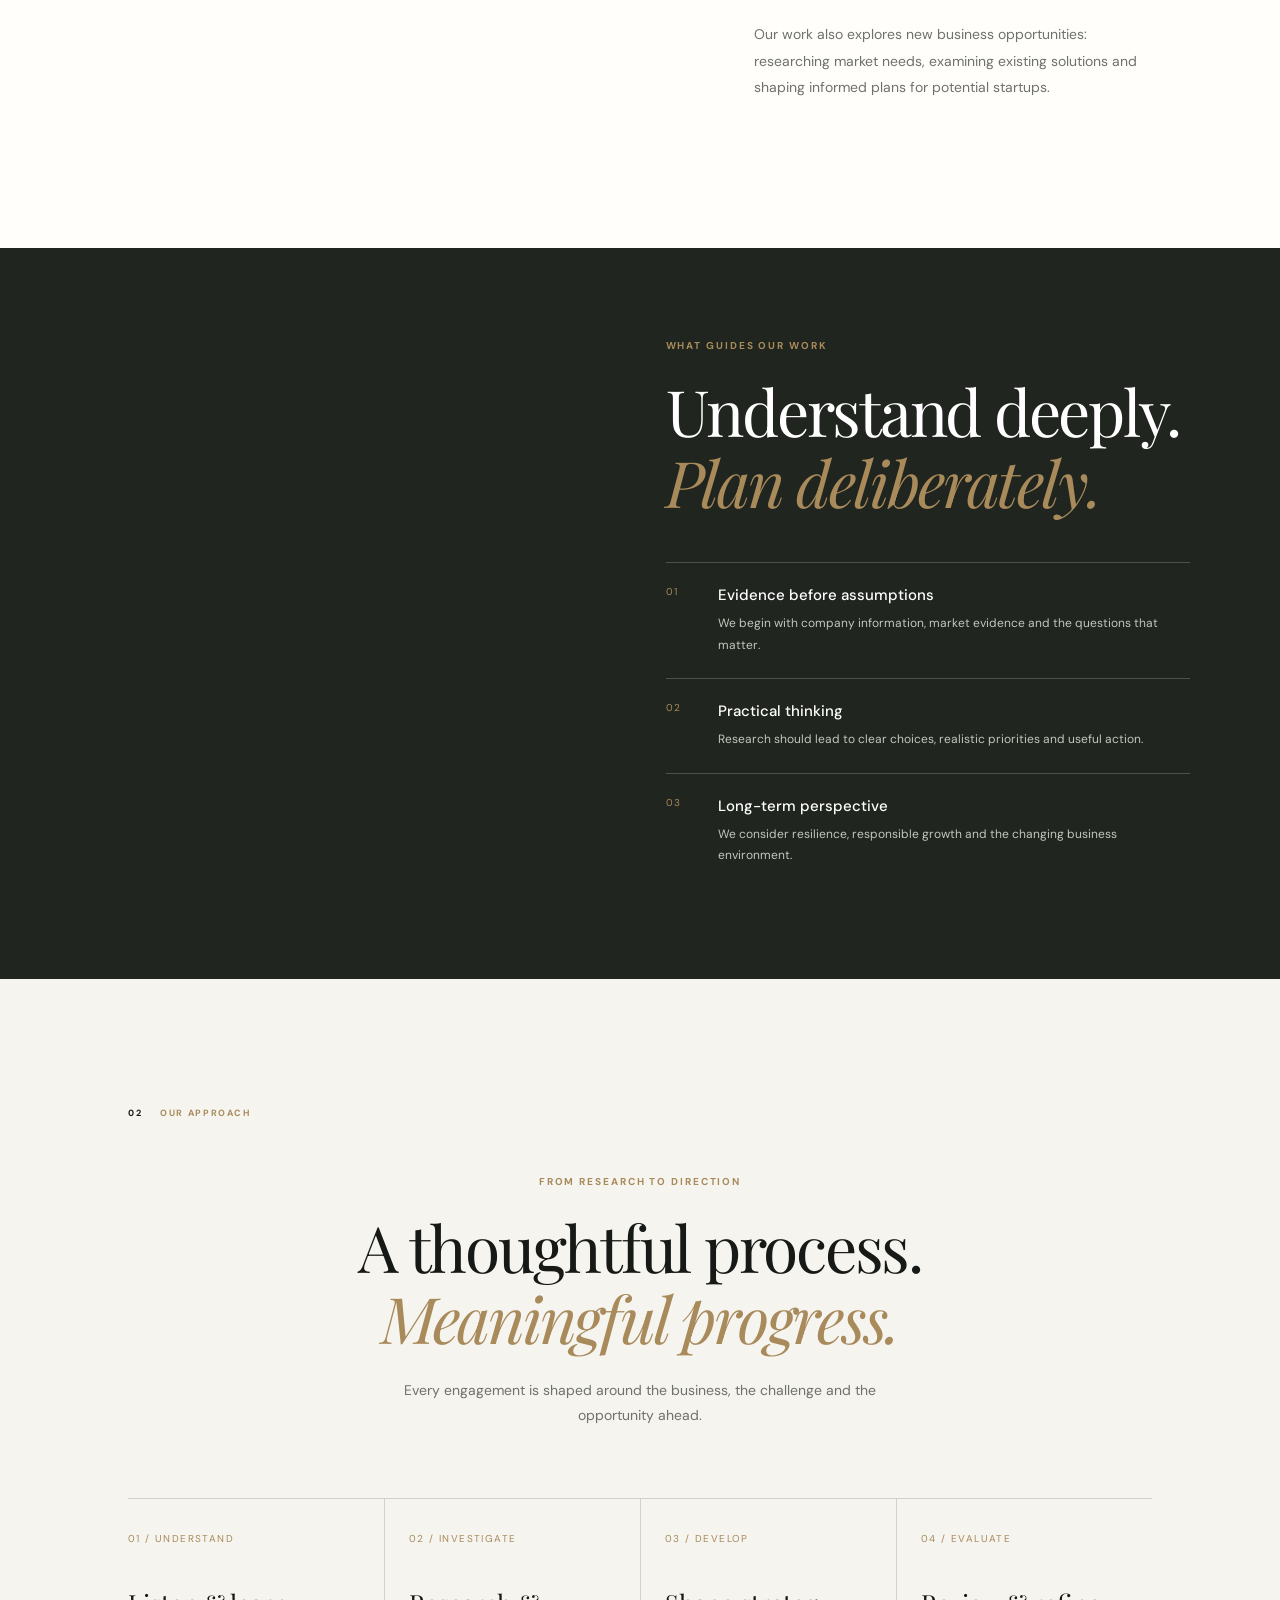
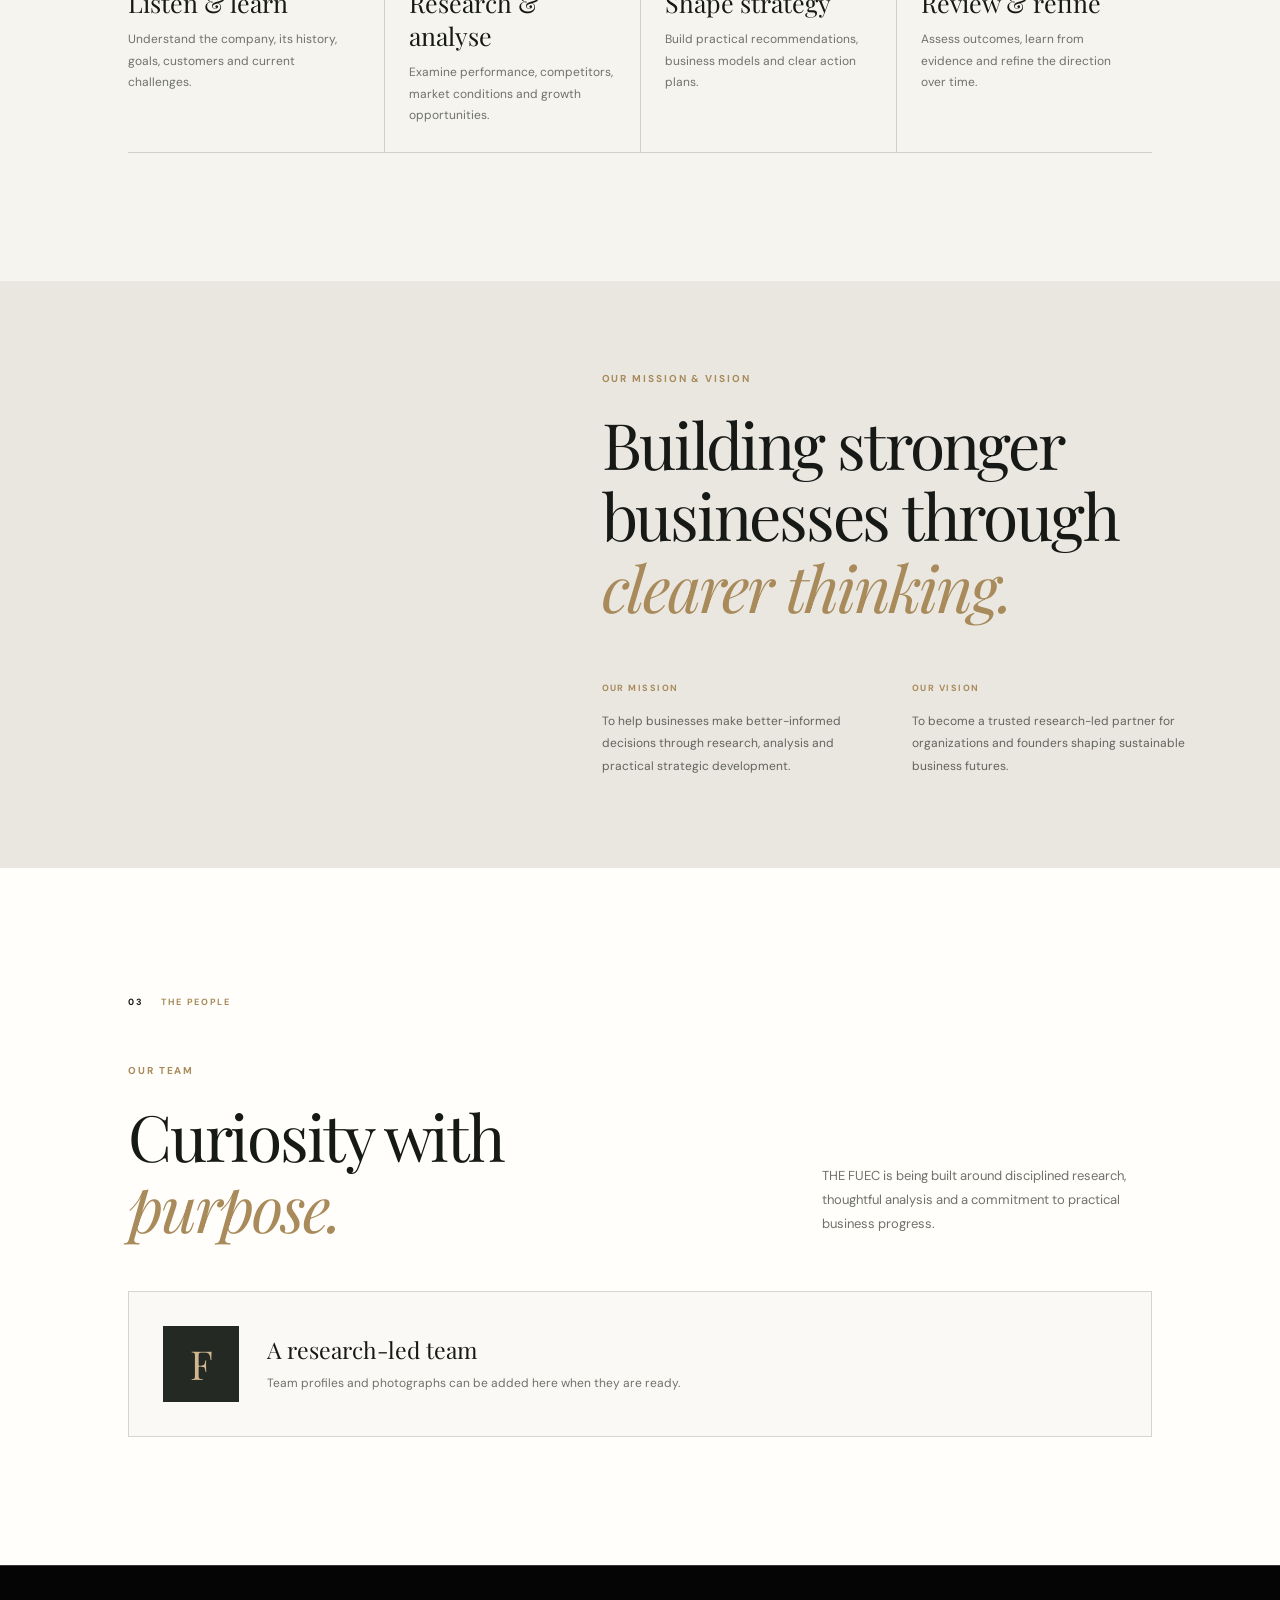
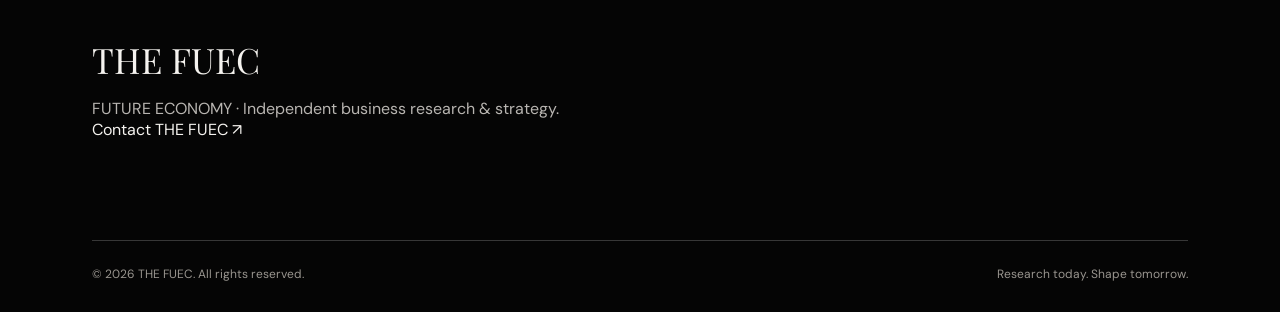
<file: firm.html>
<!DOCTYPE html><html lang="en"><head><meta charset="UTF-8"><meta name="viewport" content="width=device-width, initial-scale=1.0"><meta name="description" content="Learn about THE FUEC, its mission, vision, team and approach."><title>The Firm | THE FUEC — FUTURE ECONOMY</title><link rel="preconnect" href="https://fonts.googleapis.com"><link rel="preconnect" href="https://fonts.gstatic.com" crossorigin><link href="https://fonts.googleapis.com/css2?family=DM+Sans:wght@400;500;600;700&family=Playfair+Display:ital,wght@0,400;0,500;1,400;1,500&display=swap" rel="stylesheet"><link rel="stylesheet" href="style.css"><link rel="stylesheet" href="firm.css"><link rel="stylesheet" href="site.css"></head><body><header class="navbar">
  <a class="logo" href="index.html" aria-label="THE FUEC home"><span>THE FUEC</span><small>FUTURE ECONOMY</small></a>
  <button class="menu-toggle" type="button" aria-label="Open navigation" aria-expanded="false"><span></span><span></span><span></span></button>
  <nav class="nav-links" aria-label="Main navigation">
    <div class="nav-item dropdown firm-dropdown"><a href="firm.html">The Firm <span class="arrow"></span></a><div class="dropdown-menu"><a href="about.html">About Us</a><a href="firm.html#purpose">Our Mission &amp; Vision</a><a href="firm.html#team">Our Team</a></div></div>
    <div class="nav-item dropdown"><a href="services.html">What We Do <span class="arrow"></span></a><div class="dropdown-menu"><a href="services.html#transformation">Business Transformation</a><a href="services.html#startup-research">Startup Research</a><a href="services.html#strategic-development">Strategic Development</a></div></div>
    <div class="nav-item dropdown"><a href="insights.html">News &amp; Insights <span class="arrow"></span></a><div class="dropdown-menu"><a href="insights.html">Research Reports</a><a href="insights.html">Industry Insights</a></div></div>
    <div class="nav-item dropdown"><a href="partners.html">Partners <span class="arrow"></span></a><div class="dropdown-menu"><a href="partners.html">Research Partners</a><a href="contact.html">Work With Us</a></div></div>
    <a href="research.html">Research</a><a href="contact.html">Contact</a><button class="search-button" type="button" aria-label="Search (coming soon)"><span class="search-icon"></span></button>
  </nav>
</header><main id="top"><section class="firm-hero" id="firm">
<div class="firm-hero-copy">
<p class="eyebrow">INDEPENDENT BUSINESS RESEARCH &amp; STRATEGY</p>
<h1>Research today.<br/><em>Shape tomorrow.</em></h1>
<p class="firm-hero-intro">THE FUEC studies businesses, uncovers opportunities and develops practical strategies to help organizations build stronger futures.</p>
<div class="firm-hero-actions">
<a class="firm-button firm-button-primary" href="#about">Discover the Firm <span aria-hidden="true">↗</span></a>
<a class="firm-text-link" href="#approach">Our approach ↓</a>
</div>
<div class="firm-hero-note"><span class="firm-note-line"></span> Research-led thinking for long-term business progress</div>
</div>
<div aria-label="Contemporary professional office interior" class="firm-hero-media" role="img">
<div class="firm-image-caption"><span>01 / THE FIRM</span><span>Clarity for what comes next</span></div>
</div>
<span class="firm-hero-index">F / 01</span>
</section><section class="firm-intro-section" id="about">
<div class="firm-section-kicker"><span>01</span><span>WHO WE ARE</span></div>
<div class="firm-intro-grid">
<div>
<p class="eyebrow">ABOUT THE FUEC</p>
<h2>Better business futures begin with <em>better questions.</em></h2>
</div>
<div class="firm-intro-body">
<p class="firm-lead">THE FUEC is a business research and strategic development firm focused on understanding companies, identifying challenges and discovering opportunities for sustainable growth.</p>
<p>We study a business through its history, performance, business model, customers, market and competitive environment. We use that research to develop clear, practical strategies that support stronger decisions and long-term progress.</p>
<p>Our work also explores new business opportunities: researching market needs, examining existing solutions and shaping informed plans for potential startups.</p>
</div>
</div>
</section><section class="firm-pillars" id="research">
<div aria-label="Team collaborating around a table" class="firm-pillar-image" role="img"></div>
<div class="firm-pillar-content">
<p class="eyebrow">WHAT GUIDES OUR WORK</p>
<h2>Understand deeply.<br/><em>Plan deliberately.</em></h2>
<div class="firm-pillar-list">
<article><span>01</span><div><h3>Evidence before assumptions</h3><p>We begin with company information, market evidence and the questions that matter.</p></div></article>
<article><span>02</span><div><h3>Practical thinking</h3><p>Research should lead to clear choices, realistic priorities and useful action.</p></div></article>
<article><span>03</span><div><h3>Long-term perspective</h3><p>We consider resilience, responsible growth and the changing business environment.</p></div></article>
</div>
</div>
</section><section class="firm-approach-section" id="approach">
<div class="firm-section-kicker"><span>02</span><span>OUR APPROACH</span></div>
<div class="firm-approach-heading">
<p class="eyebrow">FROM RESEARCH TO DIRECTION</p>
<h2>A thoughtful process.<br/><em>Meaningful progress.</em></h2>
<p>Every engagement is shaped around the business, the challenge and the opportunity ahead.</p>
</div>
<div class="firm-process-grid">
<article><span>01 / UNDERSTAND</span><h3>Listen &amp; learn</h3><p>Understand the company, its history, goals, customers and current challenges.</p></article>
<article><span>02 / INVESTIGATE</span><h3>Research &amp; analyse</h3><p>Examine performance, competitors, market conditions and growth opportunities.</p></article>
<article><span>03 / DEVELOP</span><h3>Shape strategy</h3><p>Build practical recommendations, business models and clear action plans.</p></article>
<article><span>04 / EVALUATE</span><h3>Review &amp; refine</h3><p>Assess outcomes, learn from evidence and refine the direction over time.</p></article>
</div>
</section><section class="firm-purpose-section" id="purpose">
<div aria-label="Modern meeting and workspace" class="firm-purpose-image" role="img"></div>
<div class="firm-purpose-copy">
<p class="eyebrow">OUR MISSION &amp; VISION</p>
<h2>Building stronger businesses through <em>clearer thinking.</em></h2>
<div class="firm-purpose-columns">
<div><span>OUR MISSION</span><p>To help businesses make better-informed decisions through research, analysis and practical strategic development.</p></div>
<div><span>OUR VISION</span><p>To become a trusted research-led partner for organizations and founders shaping sustainable business futures.</p></div>
</div>
</div>
</section><section class="firm-team-section" id="team">
<div class="firm-section-kicker"><span>03</span><span>THE PEOPLE</span></div>
<div class="firm-team-heading">
<div><p class="eyebrow">OUR TEAM</p><h2>Curiosity with<br/><em>purpose.</em></h2></div>
<p>THE FUEC is being built around disciplined research, thoughtful analysis and a commitment to practical business progress.</p>
</div>
<div class="firm-team-placeholder">
<div class="firm-team-placeholder-mark">F</div>
<div><h3>A research-led team</h3><p>Team profiles and photographs can be added here when they are ready.</p></div>
</div>
</section></main><footer class="footer"><div class="footer-logo">THE FUEC</div><p>FUTURE ECONOMY · Independent business research &amp; strategy.</p><a href="mailto:hello@futureconmy.com">Contact THE FUEC ↗</a><div class="footer-bottom"><span>© <span id="year"></span> THE FUEC. All rights reserved.</span><span>Research today. Shape tomorrow.</span></div></footer><div class="cookie-banner" id="cookieBanner" role="dialog" aria-label="Cookie notice"><button class="cookie-close" id="cookieClose" type="button" aria-label="Close cookie notice">×</button><div class="cookie-text"><p>By using this website, you agree to our use of optional first-party and third-party cookies to enhance functionality and personalize your experience, perform analytics, and serve you with relevant content. You may manage your preferences at any time.</p></div><div class="cookie-actions"><button class="accept-button" id="acceptCookies" type="button">I Understand</button><button class="preferences-button" id="manageCookies" type="button">☷ &nbsp; Manage Cookie Preferences</button></div></div>
<div class="modal-overlay" id="cookieModal" aria-hidden="true"><div class="cookie-modal" role="dialog" aria-modal="true" aria-labelledby="cookieModalTitle"><button class="modal-close" id="closeCookieModal" type="button" aria-label="Close">×</button><p class="eyebrow">YOUR PRIVACY</p><h2 id="cookieModalTitle">Cookie preferences</h2><p>You can choose whether to allow optional cookies. Essential cookies are always enabled for basic website functions.</p><div class="cookie-option"><div><strong>Essential cookies</strong><small>Required for core website functions.</small></div><input type="checkbox" checked disabled aria-label="Essential cookies always enabled"></div><div class="cookie-option"><div><strong>Analytics cookies</strong><small>Help us understand how visitors use the website.</small></div><input type="checkbox" id="analyticsCookies"></div><button class="accept-button save-preferences" id="saveCookiePreferences" type="button">Save preferences</button></div></div><script src="script.js" defer></script></body></html>
</file>
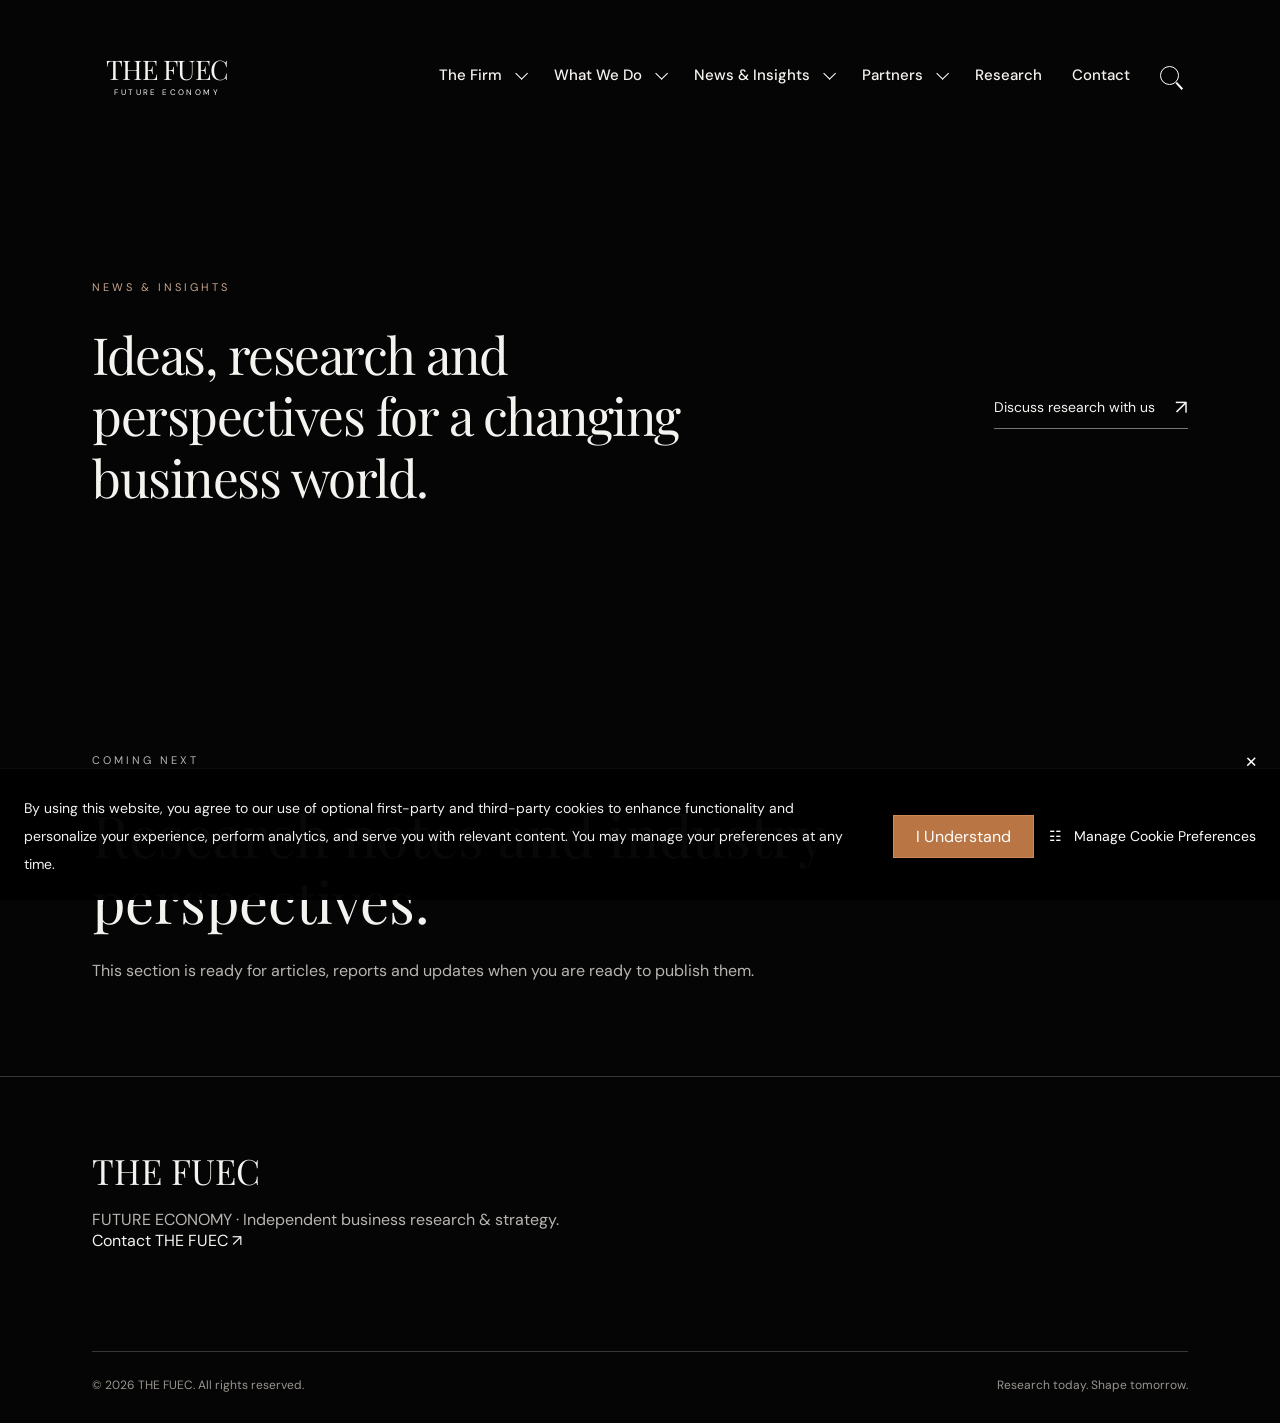
<file: insights.html>
<!DOCTYPE html><html lang="en"><head><meta charset="UTF-8"><meta name="viewport" content="width=device-width, initial-scale=1.0"><meta name="description" content="Research reports and perspectives on a changing business world."><title>News & Insights | THE FUEC — FUTURE ECONOMY</title><link rel="preconnect" href="https://fonts.googleapis.com"><link rel="preconnect" href="https://fonts.gstatic.com" crossorigin><link href="https://fonts.googleapis.com/css2?family=DM+Sans:wght@400;500;600;700&family=Playfair+Display:ital,wght@0,400;0,500;1,400;1,500&display=swap" rel="stylesheet"><link rel="stylesheet" href="style.css"><link rel="stylesheet" href="firm.css"><link rel="stylesheet" href="site.css"></head><body><header class="navbar">
  <a class="logo" href="index.html" aria-label="THE FUEC home"><span>THE FUEC</span><small>FUTURE ECONOMY</small></a>
  <button class="menu-toggle" type="button" aria-label="Open navigation" aria-expanded="false"><span></span><span></span><span></span></button>
  <nav class="nav-links" aria-label="Main navigation">
    <div class="nav-item dropdown firm-dropdown"><a href="firm.html">The Firm <span class="arrow"></span></a><div class="dropdown-menu"><a href="about.html">About Us</a><a href="firm.html#purpose">Our Mission &amp; Vision</a><a href="firm.html#team">Our Team</a></div></div>
    <div class="nav-item dropdown"><a href="services.html">What We Do <span class="arrow"></span></a><div class="dropdown-menu"><a href="services.html#transformation">Business Transformation</a><a href="services.html#startup-research">Startup Research</a><a href="services.html#strategic-development">Strategic Development</a></div></div>
    <div class="nav-item dropdown"><a href="insights.html">News &amp; Insights <span class="arrow"></span></a><div class="dropdown-menu"><a href="insights.html">Research Reports</a><a href="insights.html">Industry Insights</a></div></div>
    <div class="nav-item dropdown"><a href="partners.html">Partners <span class="arrow"></span></a><div class="dropdown-menu"><a href="partners.html">Research Partners</a><a href="contact.html">Work With Us</a></div></div>
    <a href="research.html">Research</a><a href="contact.html">Contact</a><button class="search-button" type="button" aria-label="Search (coming soon)"><span class="search-icon"></span></button>
  </nav>
</header><main id="top"><section class="insights" id="insights">
<div><p class="eyebrow">NEWS &amp; INSIGHTS</p><h2>Ideas, research and perspectives for a changing business world.</h2></div>
<a class="explore-link" href="#contact">Discuss research with us <span class="link-arrow">↗</span></a>
</section><section class="page-content"><p class="eyebrow">COMING NEXT</p><h2>Research notes and industry perspectives.</h2><p>This section is ready for articles, reports and updates when you are ready to publish them.</p></section></main><footer class="footer"><div class="footer-logo">THE FUEC</div><p>FUTURE ECONOMY · Independent business research &amp; strategy.</p><a href="mailto:hello@futureconmy.com">Contact THE FUEC ↗</a><div class="footer-bottom"><span>© <span id="year"></span> THE FUEC. All rights reserved.</span><span>Research today. Shape tomorrow.</span></div></footer><div class="cookie-banner" id="cookieBanner" role="dialog" aria-label="Cookie notice"><button class="cookie-close" id="cookieClose" type="button" aria-label="Close cookie notice">×</button><div class="cookie-text"><p>By using this website, you agree to our use of optional first-party and third-party cookies to enhance functionality and personalize your experience, perform analytics, and serve you with relevant content. You may manage your preferences at any time.</p></div><div class="cookie-actions"><button class="accept-button" id="acceptCookies" type="button">I Understand</button><button class="preferences-button" id="manageCookies" type="button">☷ &nbsp; Manage Cookie Preferences</button></div></div>
<div class="modal-overlay" id="cookieModal" aria-hidden="true"><div class="cookie-modal" role="dialog" aria-modal="true" aria-labelledby="cookieModalTitle"><button class="modal-close" id="closeCookieModal" type="button" aria-label="Close">×</button><p class="eyebrow">YOUR PRIVACY</p><h2 id="cookieModalTitle">Cookie preferences</h2><p>You can choose whether to allow optional cookies. Essential cookies are always enabled for basic website functions.</p><div class="cookie-option"><div><strong>Essential cookies</strong><small>Required for core website functions.</small></div><input type="checkbox" checked disabled aria-label="Essential cookies always enabled"></div><div class="cookie-option"><div><strong>Analytics cookies</strong><small>Help us understand how visitors use the website.</small></div><input type="checkbox" id="analyticsCookies"></div><button class="accept-button save-preferences" id="saveCookiePreferences" type="button">Save preferences</button></div></div><script src="script.js" defer></script></body></html>
</file>
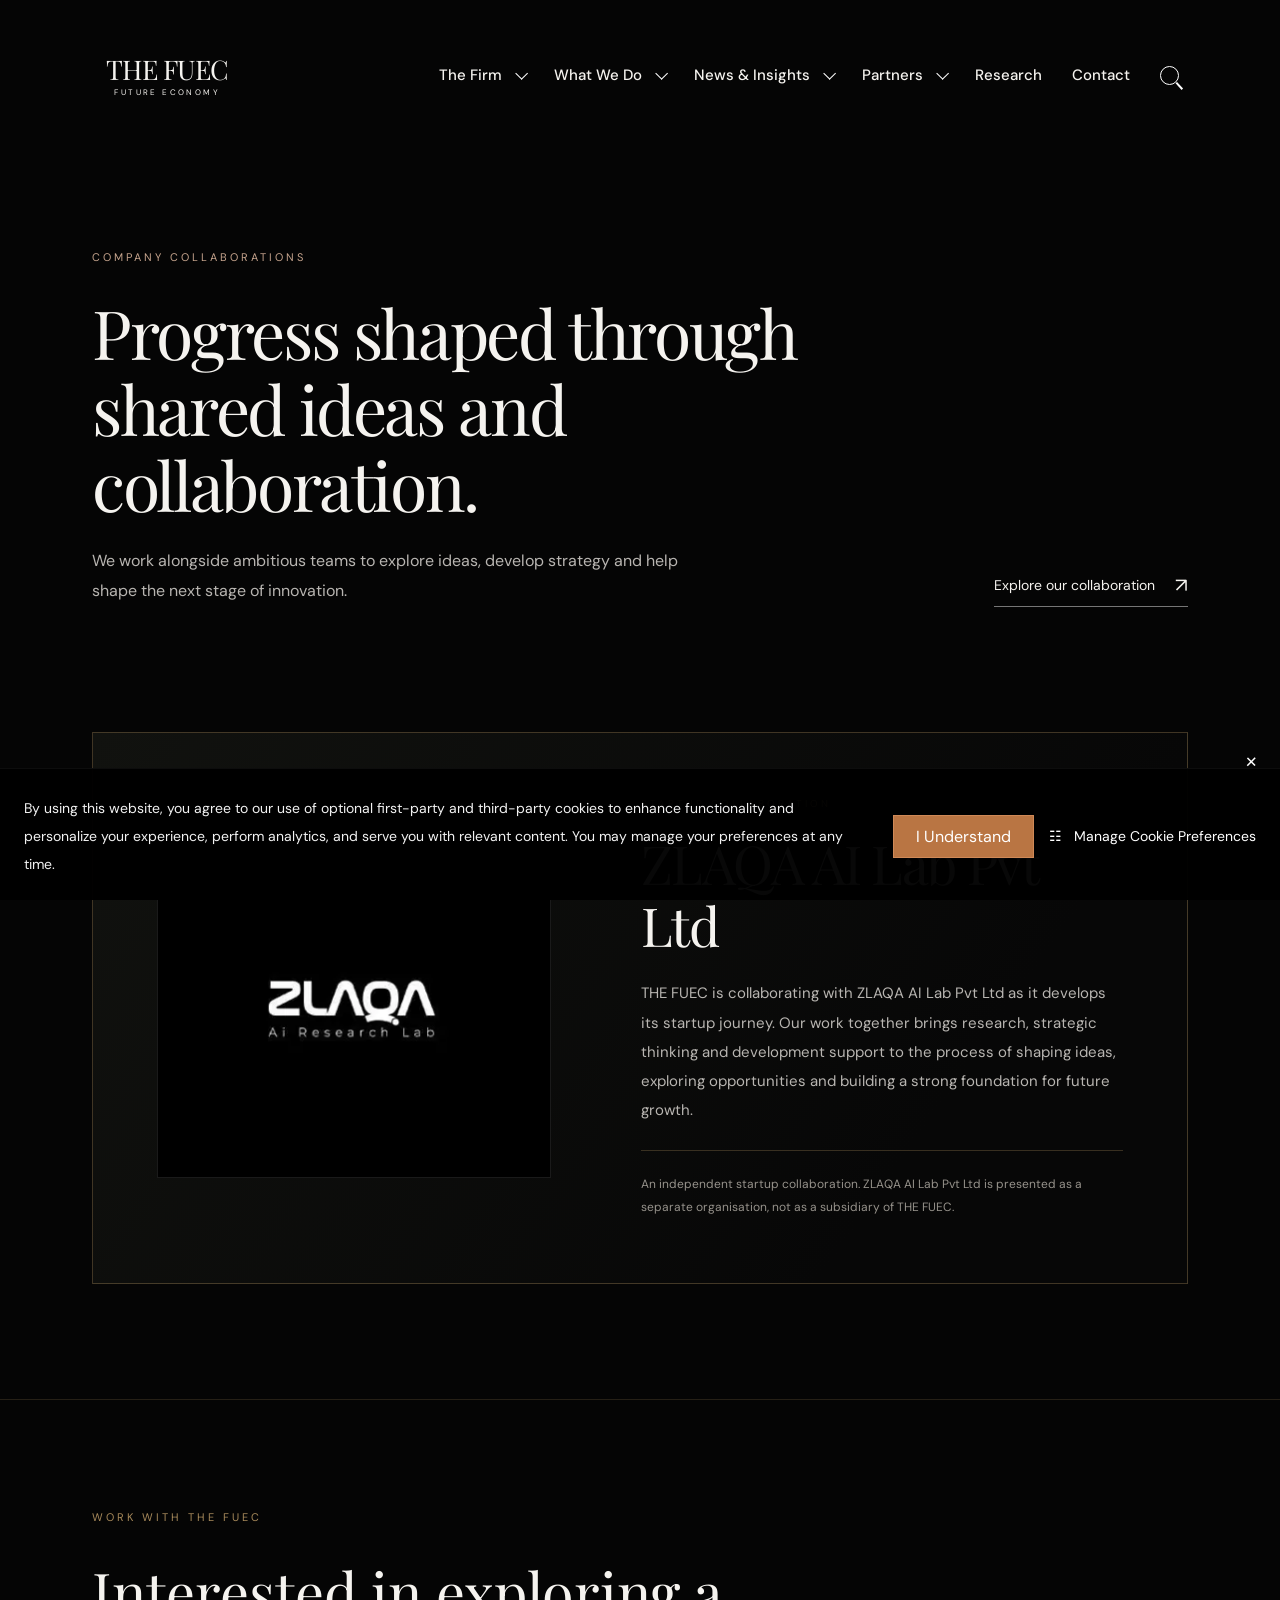
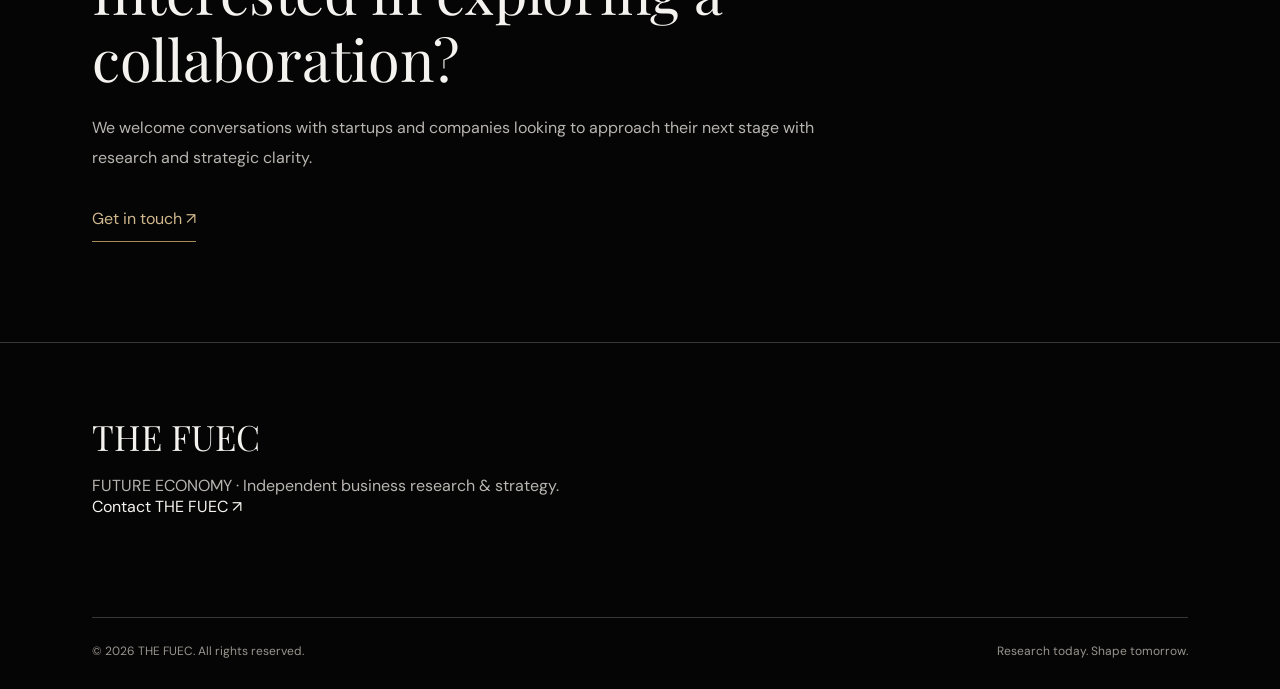
<file: partners.html>
<!DOCTYPE html><html lang="en"><head><meta charset="UTF-8"><meta name="viewport" content="width=device-width, initial-scale=1.0"><meta name="description" content="Partnerships and collaboration with THE FUEC."><title>Partners | THE FUEC — FUTURE ECONOMY</title><link rel="preconnect" href="https://fonts.googleapis.com"><link rel="preconnect" href="https://fonts.gstatic.com" crossorigin><link href="https://fonts.googleapis.com/css2?family=DM+Sans:wght@400;500;600;700&family=Playfair+Display:ital,wght@0,400;0,500;1,400;1,500&display=swap" rel="stylesheet"><link rel="stylesheet" href="style.css"><link rel="stylesheet" href="firm.css"><link rel="stylesheet" href="site.css"></head><body><header class="navbar">
  <a class="logo" href="index.html" aria-label="THE FUEC home"><span>THE FUEC</span><small>FUTURE ECONOMY</small></a>
  <button class="menu-toggle" type="button" aria-label="Open navigation" aria-expanded="false"><span></span><span></span><span></span></button>
  <nav class="nav-links" aria-label="Main navigation">
    <div class="nav-item dropdown firm-dropdown"><a href="firm.html">The Firm <span class="arrow"></span></a><div class="dropdown-menu"><a href="about.html">About Us</a><a href="firm.html#purpose">Our Mission &amp; Vision</a><a href="firm.html#team">Our Team</a></div></div>
    <div class="nav-item dropdown"><a href="services.html">What We Do <span class="arrow"></span></a><div class="dropdown-menu"><a href="services.html#transformation">Business Transformation</a><a href="services.html#startup-research">Startup Research</a><a href="services.html#strategic-development">Strategic Development</a></div></div>
    <div class="nav-item dropdown"><a href="insights.html">News &amp; Insights <span class="arrow"></span></a><div class="dropdown-menu"><a href="insights.html">Research Reports</a><a href="insights.html">Industry Insights</a></div></div>
    <div class="nav-item dropdown"><a href="partners.html">Partners <span class="arrow"></span></a><div class="dropdown-menu"><a href="partners.html">Research Partners</a><a href="contact.html">Work With Us</a></div></div>
    <a href="research.html">Research</a><a href="contact.html">Contact</a><button class="search-button" type="button" aria-label="Search (coming soon)"><span class="search-icon"></span></button>
  </nav>
</header><main id="top">
<section class="insights collaboration-hero" id="partners">
  <div>
    <p class="eyebrow">COMPANY COLLABORATIONS</p>
    <h2>Progress shaped through shared ideas and collaboration.</h2>
    <p class="collaboration-lead">We work alongside ambitious teams to explore ideas, develop strategy and help shape the next stage of innovation.</p>
  </div>
  <a class="explore-link" href="#zlaqa">Explore our collaboration <span class="link-arrow">↗</span></a>
</section>
<section class="zlaqa-section" id="zlaqa">
  <div class="zlaqa-card">
    <div class="zlaqa-logo-wrap">
      <img src="assets/zlaqa-ai-research-lab.png" alt="ZLAQA AI Research Lab logo" class="zlaqa-logo">
    </div>
    <div class="zlaqa-copy">
      <p class="eyebrow">STARTUP COLLABORATION</p>
      <h1>ZLAQA AI Lab Pvt Ltd</h1>
      <p>THE FUEC is collaborating with ZLAQA AI Lab Pvt Ltd as it develops its startup journey. Our work together brings research, strategic thinking and development support to the process of shaping ideas, exploring opportunities and building a strong foundation for future growth.</p>
      <p class="collaboration-note">An independent startup collaboration. ZLAQA AI Lab Pvt Ltd is presented as a separate organisation, not as a subsidiary of THE FUEC.</p>
    </div>
  </div>
</section>
<section class="page-content collaboration-contact">
  <p class="eyebrow">WORK WITH THE FUEC</p>
  <h2>Interested in exploring a collaboration?</h2>
  <p>We welcome conversations with startups and companies looking to approach their next stage with research and strategic clarity.</p>
  <p><a href="contact.html">Get in touch ↗</a></p>
</section>
</main><footer class="footer"><div class="footer-logo">THE FUEC</div><p>FUTURE ECONOMY · Independent business research &amp; strategy.</p><a href="mailto:hello@futureconmy.com">Contact THE FUEC ↗</a><div class="footer-bottom"><span>© <span id="year"></span> THE FUEC. All rights reserved.</span><span>Research today. Shape tomorrow.</span></div></footer><div class="cookie-banner" id="cookieBanner" role="dialog" aria-label="Cookie notice"><button class="cookie-close" id="cookieClose" type="button" aria-label="Close cookie notice">×</button><div class="cookie-text"><p>By using this website, you agree to our use of optional first-party and third-party cookies to enhance functionality and personalize your experience, perform analytics, and serve you with relevant content. You may manage your preferences at any time.</p></div><div class="cookie-actions"><button class="accept-button" id="acceptCookies" type="button">I Understand</button><button class="preferences-button" id="manageCookies" type="button">☷ &nbsp; Manage Cookie Preferences</button></div></div>
<div class="modal-overlay" id="cookieModal" aria-hidden="true"><div class="cookie-modal" role="dialog" aria-modal="true" aria-labelledby="cookieModalTitle"><button class="modal-close" id="closeCookieModal" type="button" aria-label="Close">×</button><p class="eyebrow">YOUR PRIVACY</p><h2 id="cookieModalTitle">Cookie preferences</h2><p>You can choose whether to allow optional cookies. Essential cookies are always enabled for basic website functions.</p><div class="cookie-option"><div><strong>Essential cookies</strong><small>Required for core website functions.</small></div><input type="checkbox" checked disabled aria-label="Essential cookies always enabled"></div><div class="cookie-option"><div><strong>Analytics cookies</strong><small>Help us understand how visitors use the website.</small></div><input type="checkbox" id="analyticsCookies"></div><button class="accept-button save-preferences" id="saveCookiePreferences" type="button">Save preferences</button></div></div><script src="script.js" defer></script></body></html>
</file>
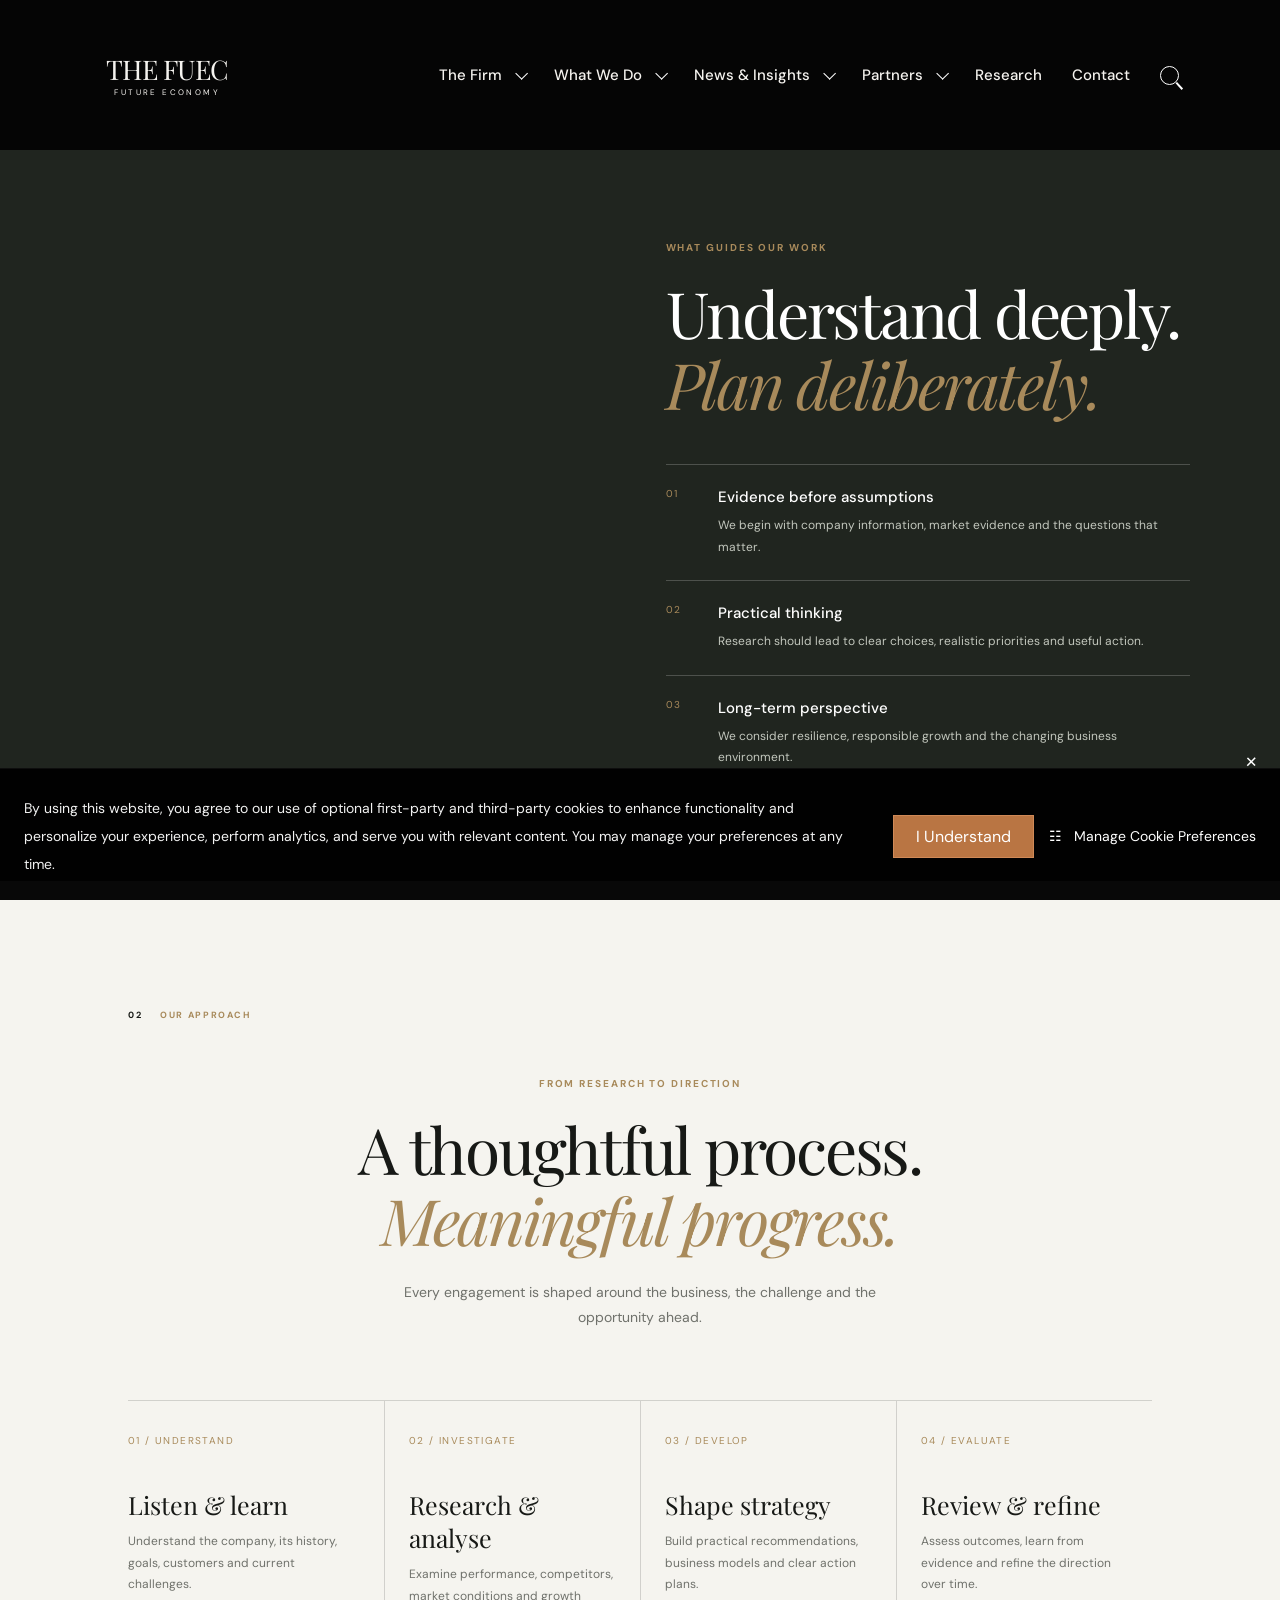
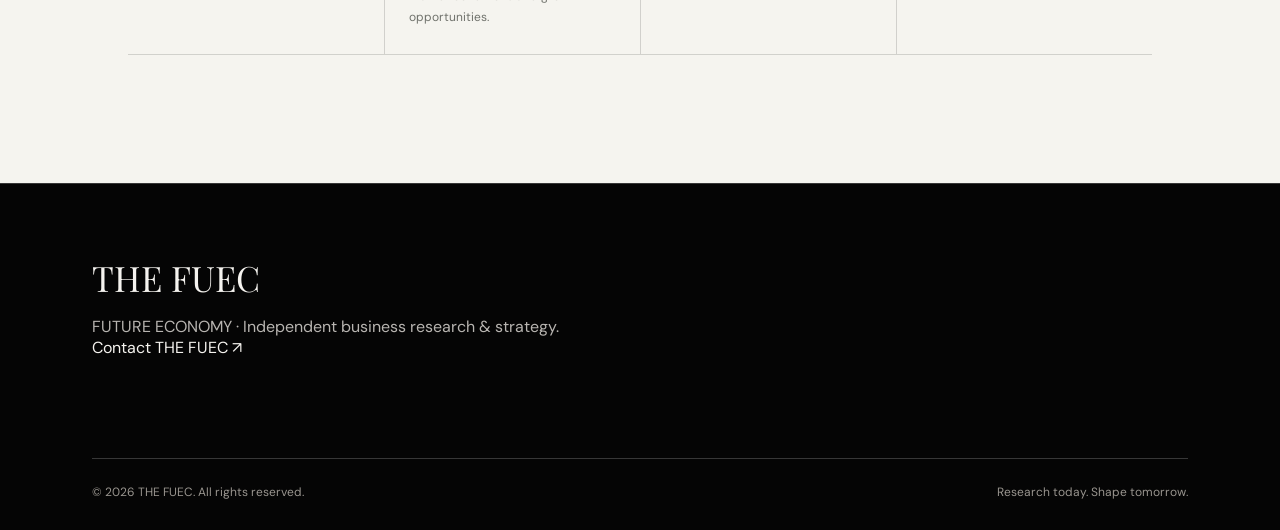
<file: research.html>
<!DOCTYPE html><html lang="en"><head><meta charset="UTF-8"><meta name="viewport" content="width=device-width, initial-scale=1.0"><meta name="description" content="Research principles and process at THE FUEC."><title>Research | THE FUEC — FUTURE ECONOMY</title><link rel="preconnect" href="https://fonts.googleapis.com"><link rel="preconnect" href="https://fonts.gstatic.com" crossorigin><link href="https://fonts.googleapis.com/css2?family=DM+Sans:wght@400;500;600;700&family=Playfair+Display:ital,wght@0,400;0,500;1,400;1,500&display=swap" rel="stylesheet"><link rel="stylesheet" href="style.css"><link rel="stylesheet" href="firm.css"><link rel="stylesheet" href="site.css"></head><body><header class="navbar">
  <a class="logo" href="index.html" aria-label="THE FUEC home"><span>THE FUEC</span><small>FUTURE ECONOMY</small></a>
  <button class="menu-toggle" type="button" aria-label="Open navigation" aria-expanded="false"><span></span><span></span><span></span></button>
  <nav class="nav-links" aria-label="Main navigation">
    <div class="nav-item dropdown firm-dropdown"><a href="firm.html">The Firm <span class="arrow"></span></a><div class="dropdown-menu"><a href="about.html">About Us</a><a href="firm.html#purpose">Our Mission &amp; Vision</a><a href="firm.html#team">Our Team</a></div></div>
    <div class="nav-item dropdown"><a href="services.html">What We Do <span class="arrow"></span></a><div class="dropdown-menu"><a href="services.html#transformation">Business Transformation</a><a href="services.html#startup-research">Startup Research</a><a href="services.html#strategic-development">Strategic Development</a></div></div>
    <div class="nav-item dropdown"><a href="insights.html">News &amp; Insights <span class="arrow"></span></a><div class="dropdown-menu"><a href="insights.html">Research Reports</a><a href="insights.html">Industry Insights</a></div></div>
    <div class="nav-item dropdown"><a href="partners.html">Partners <span class="arrow"></span></a><div class="dropdown-menu"><a href="partners.html">Research Partners</a><a href="contact.html">Work With Us</a></div></div>
    <a href="research.html">Research</a><a href="contact.html">Contact</a><button class="search-button" type="button" aria-label="Search (coming soon)"><span class="search-icon"></span></button>
  </nav>
</header><main id="top"><section class="firm-pillars" id="research">
<div aria-label="Team collaborating around a table" class="firm-pillar-image" role="img"></div>
<div class="firm-pillar-content">
<p class="eyebrow">WHAT GUIDES OUR WORK</p>
<h2>Understand deeply.<br/><em>Plan deliberately.</em></h2>
<div class="firm-pillar-list">
<article><span>01</span><div><h3>Evidence before assumptions</h3><p>We begin with company information, market evidence and the questions that matter.</p></div></article>
<article><span>02</span><div><h3>Practical thinking</h3><p>Research should lead to clear choices, realistic priorities and useful action.</p></div></article>
<article><span>03</span><div><h3>Long-term perspective</h3><p>We consider resilience, responsible growth and the changing business environment.</p></div></article>
</div>
</div>
</section><section class="firm-approach-section" id="approach">
<div class="firm-section-kicker"><span>02</span><span>OUR APPROACH</span></div>
<div class="firm-approach-heading">
<p class="eyebrow">FROM RESEARCH TO DIRECTION</p>
<h2>A thoughtful process.<br/><em>Meaningful progress.</em></h2>
<p>Every engagement is shaped around the business, the challenge and the opportunity ahead.</p>
</div>
<div class="firm-process-grid">
<article><span>01 / UNDERSTAND</span><h3>Listen &amp; learn</h3><p>Understand the company, its history, goals, customers and current challenges.</p></article>
<article><span>02 / INVESTIGATE</span><h3>Research &amp; analyse</h3><p>Examine performance, competitors, market conditions and growth opportunities.</p></article>
<article><span>03 / DEVELOP</span><h3>Shape strategy</h3><p>Build practical recommendations, business models and clear action plans.</p></article>
<article><span>04 / EVALUATE</span><h3>Review &amp; refine</h3><p>Assess outcomes, learn from evidence and refine the direction over time.</p></article>
</div>
</section></main><footer class="footer"><div class="footer-logo">THE FUEC</div><p>FUTURE ECONOMY · Independent business research &amp; strategy.</p><a href="mailto:hello@futureconmy.com">Contact THE FUEC ↗</a><div class="footer-bottom"><span>© <span id="year"></span> THE FUEC. All rights reserved.</span><span>Research today. Shape tomorrow.</span></div></footer><div class="cookie-banner" id="cookieBanner" role="dialog" aria-label="Cookie notice"><button class="cookie-close" id="cookieClose" type="button" aria-label="Close cookie notice">×</button><div class="cookie-text"><p>By using this website, you agree to our use of optional first-party and third-party cookies to enhance functionality and personalize your experience, perform analytics, and serve you with relevant content. You may manage your preferences at any time.</p></div><div class="cookie-actions"><button class="accept-button" id="acceptCookies" type="button">I Understand</button><button class="preferences-button" id="manageCookies" type="button">☷ &nbsp; Manage Cookie Preferences</button></div></div>
<div class="modal-overlay" id="cookieModal" aria-hidden="true"><div class="cookie-modal" role="dialog" aria-modal="true" aria-labelledby="cookieModalTitle"><button class="modal-close" id="closeCookieModal" type="button" aria-label="Close">×</button><p class="eyebrow">YOUR PRIVACY</p><h2 id="cookieModalTitle">Cookie preferences</h2><p>You can choose whether to allow optional cookies. Essential cookies are always enabled for basic website functions.</p><div class="cookie-option"><div><strong>Essential cookies</strong><small>Required for core website functions.</small></div><input type="checkbox" checked disabled aria-label="Essential cookies always enabled"></div><div class="cookie-option"><div><strong>Analytics cookies</strong><small>Help us understand how visitors use the website.</small></div><input type="checkbox" id="analyticsCookies"></div><button class="accept-button save-preferences" id="saveCookiePreferences" type="button">Save preferences</button></div></div><script src="script.js" defer></script></body></html>
</file>
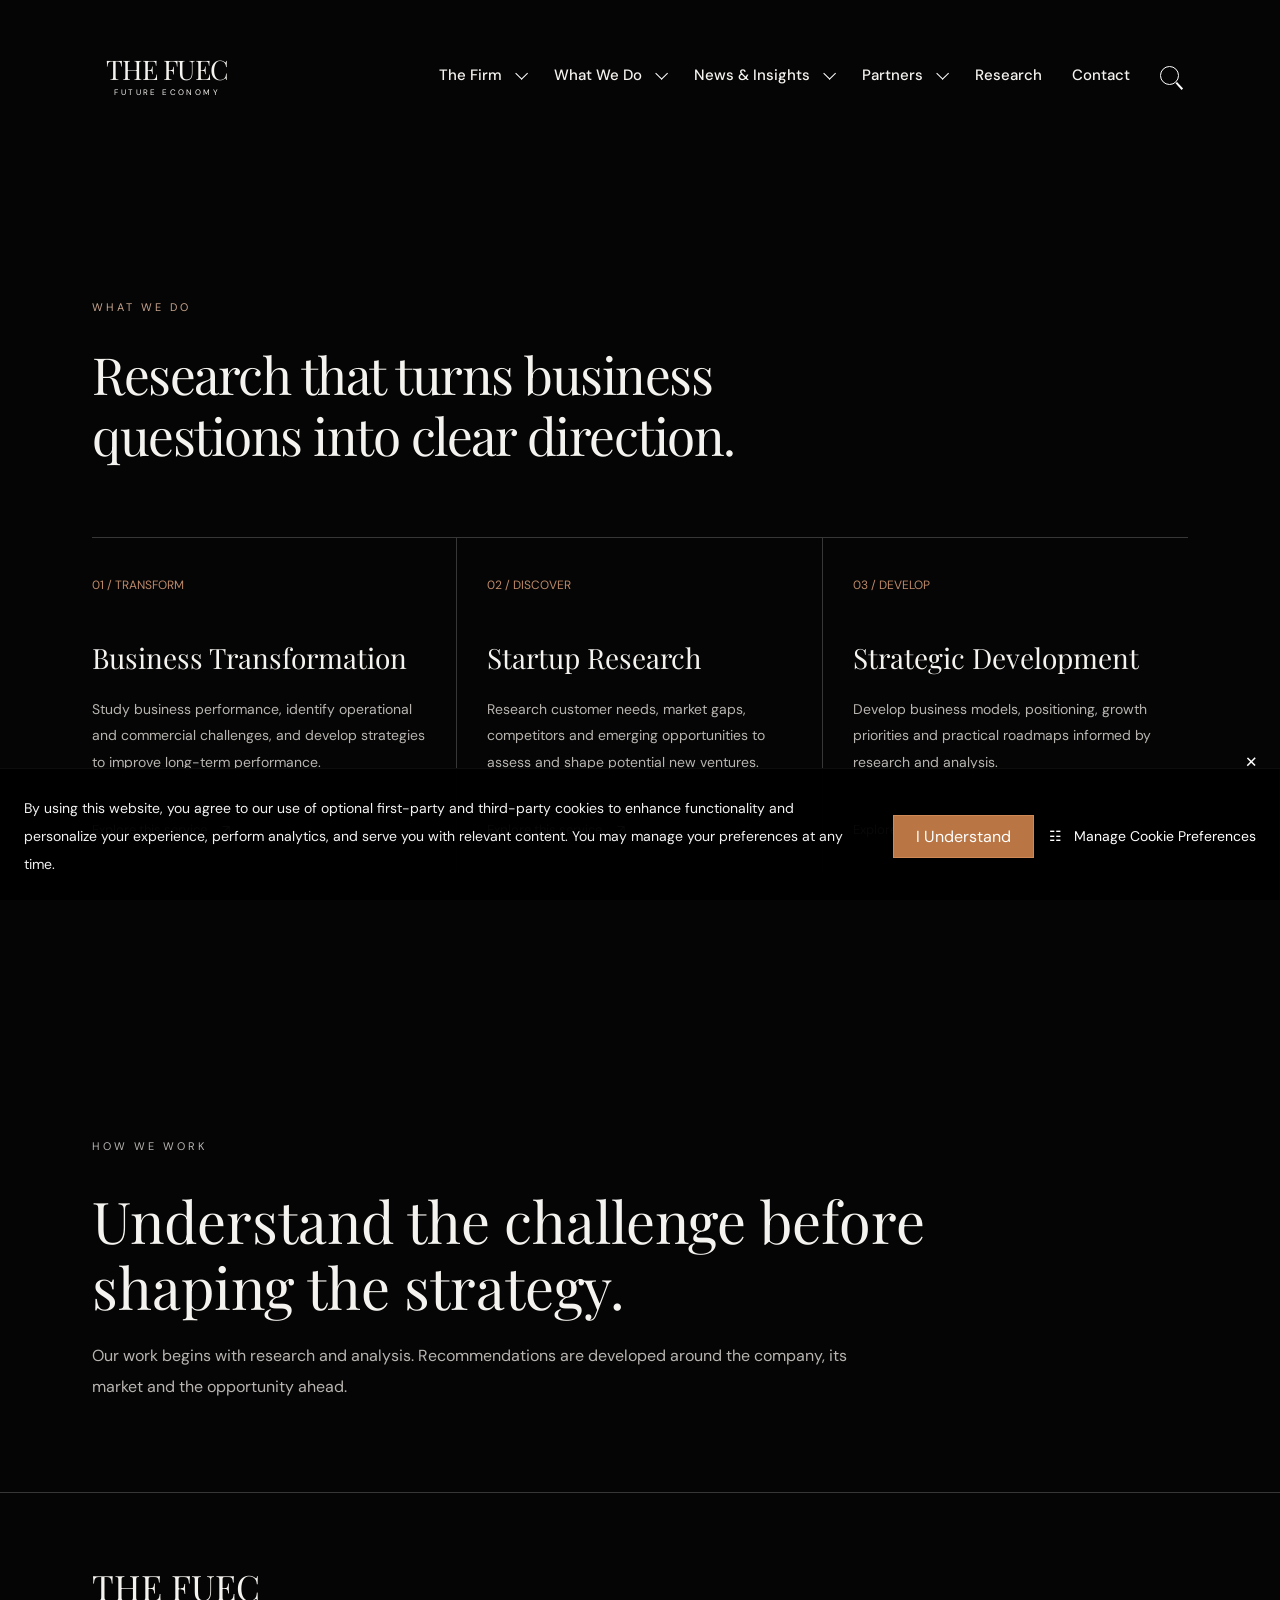
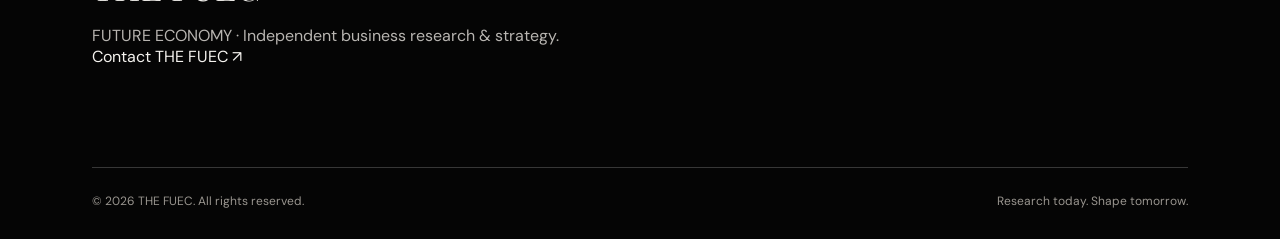
<file: services.html>
<!DOCTYPE html><html lang="en"><head><meta charset="UTF-8"><meta name="viewport" content="width=device-width, initial-scale=1.0"><meta name="description" content="Business transformation, startup research and strategic development."><title>What We Do | THE FUEC — FUTURE ECONOMY</title><link rel="preconnect" href="https://fonts.googleapis.com"><link rel="preconnect" href="https://fonts.gstatic.com" crossorigin><link href="https://fonts.googleapis.com/css2?family=DM+Sans:wght@400;500;600;700&family=Playfair+Display:ital,wght@0,400;0,500;1,400;1,500&display=swap" rel="stylesheet"><link rel="stylesheet" href="style.css"><link rel="stylesheet" href="firm.css"><link rel="stylesheet" href="site.css"></head><body><header class="navbar">
  <a class="logo" href="index.html" aria-label="THE FUEC home"><span>THE FUEC</span><small>FUTURE ECONOMY</small></a>
  <button class="menu-toggle" type="button" aria-label="Open navigation" aria-expanded="false"><span></span><span></span><span></span></button>
  <nav class="nav-links" aria-label="Main navigation">
    <div class="nav-item dropdown firm-dropdown"><a href="firm.html">The Firm <span class="arrow"></span></a><div class="dropdown-menu"><a href="about.html">About Us</a><a href="firm.html#purpose">Our Mission &amp; Vision</a><a href="firm.html#team">Our Team</a></div></div>
    <div class="nav-item dropdown"><a href="services.html">What We Do <span class="arrow"></span></a><div class="dropdown-menu"><a href="services.html#transformation">Business Transformation</a><a href="services.html#startup-research">Startup Research</a><a href="services.html#strategic-development">Strategic Development</a></div></div>
    <div class="nav-item dropdown"><a href="insights.html">News &amp; Insights <span class="arrow"></span></a><div class="dropdown-menu"><a href="insights.html">Research Reports</a><a href="insights.html">Industry Insights</a></div></div>
    <div class="nav-item dropdown"><a href="partners.html">Partners <span class="arrow"></span></a><div class="dropdown-menu"><a href="partners.html">Research Partners</a><a href="contact.html">Work With Us</a></div></div>
    <a href="research.html">Research</a><a href="contact.html">Contact</a><button class="search-button" type="button" aria-label="Search (coming soon)"><span class="search-icon"></span></button>
  </nav>
</header><main id="top"><section class="services" id="what-we-do">
<p class="eyebrow">WHAT WE DO</p>
<h2>Research that turns business questions into clear direction.</h2>
<div class="service-grid">
<article class="service-card" id="transformation">
<span class="card-number">01 / TRANSFORM</span>
<h3>Business Transformation</h3>
<p>Study business performance, identify operational and commercial challenges, and develop strategies to improve long-term performance.</p>
<a href="#contact">Explore this service <span>↗</span></a>
</article>
<article class="service-card" id="startup-research">
<span class="card-number">02 / DISCOVER</span>
<h3>Startup Research</h3>
<p>Research customer needs, market gaps, competitors and emerging opportunities to assess and shape potential new ventures.</p>
<a href="#contact">Explore this service <span>↗</span></a>
</article>
<article class="service-card" id="strategic-development">
<span class="card-number">03 / DEVELOP</span>
<h3>Strategic Development</h3>
<p>Develop business models, positioning, growth priorities and practical roadmaps informed by research and analysis.</p>
<a href="#contact">Explore this service <span>↗</span></a>
</article>
</div>
</section><section class="page-content"><p class="eyebrow">HOW WE WORK</p><h2>Understand the challenge before shaping the strategy.</h2><p>Our work begins with research and analysis. Recommendations are developed around the company, its market and the opportunity ahead.</p></section></main><footer class="footer"><div class="footer-logo">THE FUEC</div><p>FUTURE ECONOMY · Independent business research &amp; strategy.</p><a href="mailto:hello@futureconmy.com">Contact THE FUEC ↗</a><div class="footer-bottom"><span>© <span id="year"></span> THE FUEC. All rights reserved.</span><span>Research today. Shape tomorrow.</span></div></footer><div class="cookie-banner" id="cookieBanner" role="dialog" aria-label="Cookie notice"><button class="cookie-close" id="cookieClose" type="button" aria-label="Close cookie notice">×</button><div class="cookie-text"><p>By using this website, you agree to our use of optional first-party and third-party cookies to enhance functionality and personalize your experience, perform analytics, and serve you with relevant content. You may manage your preferences at any time.</p></div><div class="cookie-actions"><button class="accept-button" id="acceptCookies" type="button">I Understand</button><button class="preferences-button" id="manageCookies" type="button">☷ &nbsp; Manage Cookie Preferences</button></div></div>
<div class="modal-overlay" id="cookieModal" aria-hidden="true"><div class="cookie-modal" role="dialog" aria-modal="true" aria-labelledby="cookieModalTitle"><button class="modal-close" id="closeCookieModal" type="button" aria-label="Close">×</button><p class="eyebrow">YOUR PRIVACY</p><h2 id="cookieModalTitle">Cookie preferences</h2><p>You can choose whether to allow optional cookies. Essential cookies are always enabled for basic website functions.</p><div class="cookie-option"><div><strong>Essential cookies</strong><small>Required for core website functions.</small></div><input type="checkbox" checked disabled aria-label="Essential cookies always enabled"></div><div class="cookie-option"><div><strong>Analytics cookies</strong><small>Help us understand how visitors use the website.</small></div><input type="checkbox" id="analyticsCookies"></div><button class="accept-button save-preferences" id="saveCookiePreferences" type="button">Save preferences</button></div></div><script src="script.js" defer></script></body></html>
</file>
<file: style.css>
/* ------------------------------

   GLOBAL STYLES

------------------------------ */



:root {

    --background: #050505;

    --text: #f5f3ef;

    --muted: #b8b5b1;

    --accent: #b87546;

    --border: rgba(255, 255, 255, 0.2);

}



* {

    margin: 0;

    padding: 0;

    box-sizing: border-box;

}



html {

    scroll-behavior: smooth;

    scroll-padding-top: 100px;

}



body {

    background: var(--background);

    color: var(--text);

    font-family: "DM Sans", sans-serif;

    overflow-x: hidden;

}



a {

    color: inherit;

    text-decoration: none;

}



button {

    font: inherit;

}





/* ------------------------------

   NAVIGATION

------------------------------ */



.navbar {

    width: 100%;

    min-height: 150px;

    padding: 0 7.2%;



    display: flex;

    align-items: center;

    justify-content: space-between;



    background: #050505;

    position: relative;

    z-index: 100;

}



.logo {

    display: inline-block;


    padding: 9px 8px 5px;



    font-family: "Playfair Display", serif;

    font-size: 30px;

    letter-spacing: -1px;



    white-space: nowrap;

}



.nav-links {

    display: flex;

    align-items: center;

    gap: 30px;



    font-size: 15px;

    font-weight: 500;

}



.nav-links > a,

.nav-item > a {

    transition: opacity 0.25s ease;

    white-space: nowrap;

}



.nav-links > a:hover,

.nav-item > a:hover {

    opacity: 0.65;

}



.nav-item {

    position: relative;

}



.nav-item > a {

    display: flex;

    align-items: center;

    gap: 13px;

}



.arrow {

    width: 9px;

    height: 9px;



    border-right: 1.5px solid white;

    border-bottom: 1.5px solid white;



    transform: rotate(45deg) translateY(-3px);

}



.dropdown-menu {

    position: absolute;

    top: 100%;

    left: -18px;



    min-width: 200px;

    padding: 18px;



    display: none;

    flex-direction: column;

    gap: 18px;



    background: #111;

    border: 1px solid var(--border);

}



.dropdown:hover .dropdown-menu,

.dropdown:focus-within .dropdown-menu {

    display: flex;

}



.firm-menu-toggle {

    display: grid;

    place-items: center;

    width: 24px;

    height: 32px;

    padding: 0;

    color: inherit;

    background: transparent;

    border: 0;

    cursor: pointer;

}



.firm-menu-toggle .arrow {

    transition: transform 0.2s ease;

}



.firm-dropdown.open .firm-menu-toggle .arrow {

    transform: rotate(225deg);

}



.firm-dropdown.open .dropdown-menu {

    display: flex;

}



.dropdown-menu a {

    color: #d6d3cf;

    font-size: 14px;

}



.dropdown-menu a:hover {

    color: white;

}



.search-button {

    width: 28px;

    height: 32px;

    background: transparent;

    border: none;

    cursor: pointer;

}



.search-icon {

    display: block;

    width: 19px;

    height: 19px;



    border: 1.6px solid white;

    border-radius: 50%;



    position: relative;

}



.search-icon::after {

    content: "";



    position: absolute;

    width: 9px;

    height: 1.5px;



    background: white;

    right: -6px;

    bottom: -3px;



    transform: rotate(48deg);

}



.menu-toggle {

    display: none;

    background: none;

    border: none;

}





/* ------------------------------

   HERO SECTION

------------------------------ */



.hero {

    min-height: 490px;



    padding: 130px 7.2% 100px;



    display: grid;

    grid-template-columns: 60% 40%;

    align-items: center;

}



.hero-heading h1 {

    font-family: "Playfair Display", serif;

    font-size: clamp(64px, 5.1vw, 94px);



    font-weight: 400;

    line-height: 1.3;

    letter-spacing: -3.5px;

}



.hero-heading h1 span {

    display: inline-block;

    margin-left: 190px;

}



.hero-description {

    max-width: 530px;

    justify-self: end;



    padding-top: 35px;

}



.hero-description p {

    color: #eeece8;



    font-size: clamp(17px, 1.5vw, 25px);

    line-height: 1.8;

    font-weight: 400;

}



.explore-link {

    display: inline-flex;

    align-items: center;

    gap: 20px;



    margin-top: 35px;

    padding-bottom: 8px;



    font-size: 14px;

    border-bottom: 1px solid rgba(255, 255, 255, 0.45);



    transition: gap 0.3s ease;

}



.explore-link:hover {

    gap: 30px;

}



.link-arrow {

    font-size: 20px;

}





/* ------------------------------

   VIDEO SECTION

------------------------------ */



.video-section {

    padding: 45px 7.2% 110px;

}



.video-heading {

    display: flex;

    justify-content: space-between;

    align-items: end;

    gap: 30px;

    margin-bottom: 28px;

}



.video-heading .eyebrow {

    margin-bottom: 0;

}



.video-heading h2 {

    font-family: "Playfair Display", serif;

    font-size: clamp(30px, 3.2vw, 46px);

    font-weight: 400;

}



.intro-video {

    display: block;

    width: 100%;

    aspect-ratio: 16 / 9;

    object-fit: cover;

    background: #111;

    border: 1px solid var(--border);

}





/* ------------------------------

   FEATURE SECTION

------------------------------ */



.feature {

    position: relative;



    margin: 0 7.2%;

    min-height: 540px;



    overflow: hidden;



    display: grid;

    grid-template-columns: 1fr 1fr;

    align-items: center;



    background:

        radial-gradient(

            ellipse at 75% 40%,

            rgba(200, 142, 102, 0.65),

            transparent 40%

        ),

        linear-gradient(

            110deg,

            #594032 0%,

            #76513f 50%,

            #3b2820 100%

        );

}



.feature-content {

    position: relative;

    z-index: 2;

    padding: 65px;

}



.eyebrow {

    font-size: 11px;

    letter-spacing: 3px;

    color: #c7a58e;

    margin-bottom: 30px;

}



.feature h2,

.services h2,

.mission h2,

.insights h2 {

    font-family: "Playfair Display", serif;

    font-size: clamp(38px, 4vw, 60px);



    font-weight: 400;

    line-height: 1.2;

    letter-spacing: -1.5px;

}



.feature-description {

    max-width: 430px;

    margin-top: 25px;



    font-size: 15px;

    line-height: 1.9;

    color: #e5dcd5;

}



.feature-link {

    display: inline-block;

    margin-top: 28px;

    padding-bottom: 8px;



    border-bottom: 1px solid rgba(255, 255, 255, 0.5);

    font-size: 14px;

}



.feature-link span {

    margin-left: 14px;

}



.feature-visual {

    position: relative;

    height: 100%;

    min-height: 450px;



    display: grid;

    place-items: center;

}



.visual-orbit {

    position: absolute;

    border: 1px solid rgba(255, 226, 202, 0.4);

    border-radius: 50%;

    transform: rotate(-25deg);

}



.orbit-one {

    width: 180px;

    height: 350px;

}



.orbit-two {

    width: 290px;

    height: 400px;

}



.orbit-three {

    width: 390px;

    height: 450px;

}



.visual-core {

    width: 90px;

    height: 90px;



    border-radius: 50%;



    background: radial-gradient(

        circle at 35% 30%,

        #f8d5ad,

        #bb8054 60%,

        #6e4530

    );



    box-shadow: 0 0 80px rgba(255, 195, 145, 0.25);

}



.visual-label {

    position: absolute;

    font-size: 10px;

    letter-spacing: 2px;

    color: #f2d8c2;

}



.label-one {

    top: 20%;

    left: 20%;

}



.label-two {

    right: 12%;

    top: 48%;

}



.label-three {

    bottom: 18%;

    left: 30%;

}





/* ------------------------------

   SERVICES

------------------------------ */



.services {

    padding: 150px 7.2%;

}



.services > h2 {

    max-width: 700px;

    margin-bottom: 70px;

}



.service-grid {

    display: grid;

    grid-template-columns: repeat(3, 1fr);

    border-top: 1px solid var(--border);

}



.service-card {

    padding: 35px 30px 35px 0;

    border-right: 1px solid var(--border);

}



.service-card + .service-card {

    padding-left: 30px;

}



.service-card:last-child {

    border-right: none;

}



.card-number {

    font-size: 12px;

    color: #bc8968;

}



.service-card h3 {

    margin-top: 45px;

    font-family: "Playfair Display", serif;

    font-size: 28px;

    font-weight: 400;

}



.service-card p {

    min-height: 100px;

    margin-top: 20px;



    font-size: 14px;

    line-height: 1.9;

    color: var(--muted);

}



.service-card > a {

    display: inline-block;

    margin-top: 25px;

    font-size: 13px;

}



.service-card > a span {

    margin-left: 12px;

}





/* ------------------------------

   MISSION

------------------------------ */



.mission {

    padding: 130px 7.2%;

    background: #10100f;

}



.mission h2 {

    font-size: clamp(45px, 6vw, 80px);

}



.mission > p:last-child {

    max-width: 650px;

    margin-top: 30px;



    color: var(--muted);

    font-size: 16px;

    line-height: 1.9;

}





/* ------------------------------

   INSIGHTS

------------------------------ */



.insights {

    padding: 130px 7.2%;



    display: flex;

    justify-content: space-between;

    align-items: center;



    gap: 40px;

}



.insights h2 {

    max-width: 600px;

}





/* ------------------------------

   FOOTER

------------------------------ */



.footer {

    padding: 70px 7.2% 30px;

    border-top: 1px solid var(--border);

}



.footer-logo {

    font-family: "Playfair Display", serif;

    font-size: 35px;

}



.footer > p {

    margin-top: 15px;

    color: var(--muted);

}



.footer > a:nth-of-type(2) {

    display: inline-block;

    margin-top: 30px;

    font-size: 14px;

}



.footer-bottom {

    display: flex;

    justify-content: space-between;



    margin-top: 100px;

    padding-top: 25px;



    border-top: 1px solid var(--border);



    font-size: 12px;

    color: #99958f;

}





/* ------------------------------

   COOKIE BANNER

------------------------------ */



.cookie-banner {

    position: fixed;

    z-index: 500;



    left: 0;

    right: 0;

    bottom: 0;



    padding: 25px 24px 22px;



    display: flex;

    align-items: center;

    gap: 35px;



    background: rgba(0, 0, 0, 0.97);

    border-top: 1px solid rgba(255, 255, 255, 0.05);



    transition: transform 0.3s ease, opacity 0.3s ease;

}



.cookie-banner.hidden {

    transform: translateY(110%);

    opacity: 0;

    pointer-events: none;

}



.cookie-text {

    flex: 1;

}



.cookie-text p {

    font-size: 14px;

    line-height: 2;

    color: #f2f2f2;

}



.cookie-text a {

    text-decoration: underline;

    font-weight: 600;

}



.cookie-actions {

    display: flex;

    align-items: center;

    gap: 15px;

    white-space: nowrap;

}



.accept-button {

    padding: 10px 22px;



    border: 1px solid #cf8957;

    background: #b97543;



    color: white;

    cursor: pointer;



    transition: background 0.2s ease;

}



.accept-button:hover {

    background: #995e35;

}



.preferences-button {

    border: none;

    background: transparent;

    color: white;



    cursor: pointer;

    font-size: 14px;

}



.cookie-close {

    position: absolute;

    right: 22px;

    top: -25px;



    color: white;

    background: transparent;

    border: none;



    font-size: 25px;

    font-weight: 300;

    cursor: pointer;

}





/* ------------------------------

   COOKIE MODAL

------------------------------ */



.modal-overlay {

    position: fixed;

    z-index: 1000;

    inset: 0;



    display: none;

    place-items: center;



    padding: 20px;



    background: rgba(0, 0, 0, 0.8);

}



.modal-overlay.open {

    display: grid;

}



.cookie-modal {

    position: relative;



    width: min(520px, 100%);

    padding: 40px;



    background: #121212;

    border: 1px solid var(--border);

}



.modal-close {

    position: absolute;

    top: 15px;

    right: 18px;



    border: none;

    background: transparent;

    color: white;

    font-size: 25px;



    cursor: pointer;

}



.cookie-modal h2 {

    font-family: "Playfair Display", serif;

    font-weight: 400;

    font-size: 35px;

}



.cookie-modal > p:not(.eyebrow) {

    margin-top: 18px;

    color: var(--muted);

    font-size: 14px;

    line-height: 1.8;

}



.cookie-option {

    display: flex;

    justify-content: space-between;

    align-items: center;



    gap: 20px;

    padding: 20px 0;



    border-bottom: 1px solid var(--border);

}



.cookie-option strong,

.cookie-option small {

    display: block;

}



.cookie-option strong {

    font-size: 14px;

    font-weight: 500;

}



.cookie-option small {

    margin-top: 7px;

    color: var(--muted);

    font-size: 12px;

    line-height: 1.5;

}



.cookie-option input {

    accent-color: #b97543;

}



.save-preferences {

    width: 100%;

    margin-top: 25px;

}





/* ------------------------------

   RESPONSIVE DESIGN

------------------------------ */



@media (max-width: 1250px) {



    .navbar {

        padding: 0 5%;

        min-height: 120px;

    }



    .nav-links {

        gap: 18px;

        font-size: 13px;

    }



    .logo {

        font-size: 26px;

    }



    .hero {

        padding-left: 5%;

        padding-right: 5%;

    }



    .hero-heading h1 span {

        margin-left: 100px;

    }



    .feature {

        margin-left: 5%;

        margin-right: 5%;

    }



    .cookie-banner {

        gap: 20px;

    }



    .cookie-text p {

        font-size: 12px;

    }



    .cookie-actions {

        gap: 10px;

    }

}





@media (max-width: 900px) {



    .navbar {

        min-height: 100px;

    }



    .menu-toggle {

        display: flex;

        flex-direction: column;

        gap: 6px;

        cursor: pointer;

    }



    .menu-toggle span {

        width: 25px;

        height: 1px;

        background: white;

    }



    .nav-links {

        display: none;



        position: absolute;

        top: 100%;

        left: 0;

        right: 0;



        padding: 30px 5%;



        background: #080808;

        border-top: 1px solid var(--border);



        align-items: flex-start;

        flex-direction: column;

        gap: 25px;

    }



    .nav-links.open {

        display: flex;

    }



    .dropdown-menu {

        position: static;

        margin-top: 15px;

    }



    .hero {

        min-height: auto;

        padding-top: 100px;

        padding-bottom: 100px;



        grid-template-columns: 1fr;

        gap: 40px;

    }



    .hero-heading h1 {

        font-size: clamp(55px, 10vw, 85px);

    }



    .hero-heading h1 span {

        margin-left: 8%;

    }



    .hero-description {

        justify-self: start;

        padding-top: 0;

        max-width: 600px;

    }



    .video-section {

        padding: 20px 5% 80px;

    }



    .video-heading {

        align-items: flex-start;

        flex-direction: column;

        gap: 14px;

    }



    .feature {

        grid-template-columns: 1fr;

    }



    .feature-content {

        padding: 55px 35px 0;

    }



    .feature-visual {

        min-height: 380px;

    }



    .service-grid {

        grid-template-columns: 1fr;

    }



    .service-card,

    .service-card + .service-card {

        padding: 35px 0;

        border-right: none;

        border-bottom: 1px solid var(--border);

    }



    .service-card p {

        min-height: auto;

        max-width: 500px;

    }



    .cookie-banner {

        flex-wrap: wrap;

        padding: 22px;

    }



    .cookie-text {

        flex-basis: 100%;

        padding-right: 15px;

    }



    .cookie-actions {

        flex-wrap: wrap;

    }

}





@media (max-width: 600px) {



    .navbar {

        padding: 0 6%;

    }



    .logo {

        font-size: 24px;

    }



    .hero {

        padding: 75px 6%;

    }



    .hero-heading h1 {

        font-size: 53px;

        letter-spacing: -2px;

    }



    .hero-heading h1 span {

        margin-left: 25px;

    }



    .hero-description p {

        font-size: 17px;

    }



    .video-section {

        padding: 10px 6% 65px;

    }



    .feature {

        margin: 0;

    }



    .feature-content {

        padding: 60px 25px 0;

    }



    .feature h2,

    .services h2,

    .mission h2,

    .insights h2 {

        font-size: 40px;

    }



    .services,

    .mission,

    .insights {

        padding: 90px 6%;

    }



    .insights {

        align-items: flex-start;

        flex-direction: column;

        gap: 5px;

    }



    .footer {

        padding: 60px 6% 25px;

    }



    .footer-bottom {

        flex-direction: column;

        gap: 15px;

        margin-top: 60px;

    }



    .cookie-banner {

        padding: 18px 15px;

        gap: 15px;

    }



    .cookie-text p {

        font-size: 11px;

        line-height: 1.7;

    }



    .cookie-actions {

        align-items: flex-start;

        flex-direction: column;

        gap: 15px;

    }



    .accept-button {

        padding: 10px 20px;

    }



    .preferences-button {

        font-size: 12px;

        text-align: left;

    }



    .cookie-close {

        right: 15px;

        top: 8px;

    }



    .cookie-modal {

        padding: 30px 22px;

    }

}
/* HOME PAGE - ZLAQA COLLABORATION */

.home-partnership {
    display: grid;
    grid-template-columns: 1.2fr 0.8fr;
    align-items: center;
    gap: 60px;
    padding: 100px 8%;
    background: #080808;
    border-top: 1px solid rgba(255, 255, 255, 0.12);
}

.partnership-heading {
    max-width: 650px;
}

.partnership-heading .eyebrow {
    color: #b87546;
    font-size: 12px;
    letter-spacing: 3px;
    margin-bottom: 22px;
}

.partnership-heading h2 {
    color: #f5f3ef;
    font-size: clamp(30px, 4vw, 48px);
    line-height: 1.2;
    margin-bottom: 24px;
}

.partnership-intro {
    color: #b8b5b1;
    font-size: 16px;
    line-height: 1.8;
    max-width: 580px;
    margin-bottom: 30px;
}

.partnership-link {
    display: inline-flex;
    align-items: center;
    gap: 12px;
    color: #d49a6a;
    text-decoration: none;
    font-size: 14px;
    border-bottom: 1px solid #b87546;
    padding-bottom: 9px;
    transition: color 0.3s ease;
}

.partnership-link:hover {
    color: #ffffff;
}

.partnership-logo-card {
    display: flex;
    flex-direction: column;
    align-items: center;
    justify-content: center;
    min-height: 300px;
    padding: 35px;
    background: #000000;
    border: 1px solid rgba(255, 255, 255, 0.15);
}

.partnership-logo {
    display: block;
    width: 100%;
    max-width: 280px;
    height: auto;
    object-fit: contain;
}

.partnership-label {
    color: #b8b5b1;
    font-size: 10px;
    letter-spacing: 3px;
    margin-top: 25px;
}

/* MOBILE RESPONSIVE */

@media (max-width: 768px) {
    .home-partnership {
        grid-template-columns: 1fr;
        gap: 40px;
        padding: 70px 7%;
    }

    .partnership-logo-card {
        min-height: 230px;
    }

    .partnership-logo {
        max-width: 240px;
    }
}
/* RESTORE THE ORIGINAL WEBSITE TYPOGRAPHY */

.home-partnership h2 {
    font-family: "Playfair Display", serif;
    font-weight: 400;
    font-size: clamp(30px, 3.2vw, 46px);
    line-height: 1.3;
}

.home-partnership p {
    font-family: "DM Sans", sans-serif;
}

.home-partnership a {
    font-family: "DM Sans", sans-serif;
}
</file>
<file: firm.css>
/* ==========================================================
   FUTURECONMY — THE FIRM SECTION
   Premium editorial styling. Loaded after the existing style.css.
   Replace the image URLs below with approved company photographs
   when they are supplied.
   ========================================================== */

:root {
    --firm-ink: #171916;
    --firm-muted: #6f716b;
    --firm-paper: #f5f4ef;
    --firm-white: #fffefa;
    --firm-line: rgba(23, 25, 22, .16);
    --firm-accent: #a88a5b;
}

html { scroll-behavior: smooth; }
.firm-hero, .firm-intro-section, .firm-pillars, .firm-approach-section,
.firm-purpose-section, .firm-team-section { box-sizing: border-box; }
.firm-hero *, .firm-intro-section *, .firm-pillars *, .firm-approach-section *,
.firm-purpose-section *, .firm-team-section * { box-sizing: border-box; }

.firm-hero {
    position: relative;
    min-height: min(760px, 88vh);
    display: grid;
    grid-template-columns: minmax(0, 1.02fr) minmax(360px, .98fr);
    align-items: stretch;
    overflow: hidden;
    padding: clamp(58px, 8vw, 118px) clamp(24px, 7.5vw, 112px);
    background: var(--firm-paper);
    color: var(--firm-ink);
}
.firm-hero-copy { position: relative; z-index: 2; align-self: center; max-width: 650px; padding: 20px 5vw 20px 0; }
.firm-hero .eyebrow, .firm-intro-section .eyebrow, .firm-pillars .eyebrow,
.firm-approach-section .eyebrow, .firm-purpose-section .eyebrow,
.firm-team-section .eyebrow {
    margin: 0 0 22px;
    color: var(--firm-accent);
    font-size: 10px;
    font-weight: 700;
    letter-spacing: .19em;
    line-height: 1.5;
}
.firm-hero h1 {
    margin: 0;
    color: var(--firm-ink);
    font-family: "Playfair Display", Georgia, serif;
    font-size: clamp(52px, 7.3vw, 104px);
    font-weight: 400;
    letter-spacing: -.055em;
    line-height: .99;
}
.firm-hero h1 em, .firm-intro-section h2 em, .firm-pillars h2 em,
.firm-approach-section h2 em, .firm-purpose-section h2 em,
.firm-team-section h2 em { color: var(--firm-accent); font-weight: 400; }
.firm-hero-intro { max-width: 470px; margin: 30px 0 0; color: #555850; font-size: clamp(15px, 1.25vw, 18px); line-height: 1.85; }
.firm-hero-actions { display: flex; align-items: center; flex-wrap: wrap; gap: 26px; margin-top: 34px; }
.firm-button { display: inline-flex; align-items: center; gap: 22px; min-height: 52px; padding: 0 23px; text-decoration: none; font-size: 12px; letter-spacing: .04em; transition: transform .2s ease, background .2s ease; }
.firm-button:hover { transform: translateY(-2px); }
.firm-button-primary { background: var(--firm-ink); color: white; }
.firm-button-primary:hover { background: #343a31; }
.firm-text-link { color: var(--firm-ink); text-decoration: none; font-size: 12px; border-bottom: 1px solid var(--firm-accent); padding: 0 0 7px; }
.firm-hero-note { display: flex; align-items: center; gap: 12px; margin-top: 64px; color: #777970; font-size: 10px; letter-spacing: .07em; text-transform: uppercase; }
.firm-note-line { width: 34px; height: 1px; background: var(--firm-accent); }
.firm-hero-media {
    position: relative;
    min-height: 500px;
    background:
      linear-gradient(180deg, rgba(10,14,11,.02) 35%, rgba(10,14,11,.48) 100%),
      url("https://images.unsplash.com/photo-1497366754035-f200968a6e72?auto=format&fit=crop&w=1500&q=85") center/cover;
}
.firm-image-caption { position: absolute; right: 28px; bottom: 25px; left: 28px; display: flex; justify-content: space-between; gap: 16px; color: white; font-size: 9px; letter-spacing: .15em; text-transform: uppercase; }
.firm-hero-index { position: absolute; right: 22px; top: 50%; color: rgba(23,25,22,.35); font-size: 9px; letter-spacing: .18em; writing-mode: vertical-rl; }

.firm-intro-section { padding: clamp(72px, 10vw, 145px) clamp(24px, 10vw, 150px); background: var(--firm-white); color: var(--firm-ink); }
.firm-section-kicker { display: flex; align-items: center; gap: 18px; color: var(--firm-accent); font-size: 9px; font-weight: 700; letter-spacing: .18em; }
.firm-section-kicker span:first-child { color: var(--firm-ink); }
.firm-intro-grid { display: grid; grid-template-columns: 1fr .78fr; gap: clamp(40px, 9vw, 135px); margin-top: 58px; }
.firm-intro-section h2, .firm-pillars h2, .firm-approach-section h2,
.firm-purpose-section h2, .firm-team-section h2 {
    margin: 0;
    color: var(--firm-ink);
    font-family: "Playfair Display", Georgia, serif;
    font-size: clamp(37px, 5vw, 66px);
    font-weight: 400;
    letter-spacing: -.035em;
    line-height: 1.12;
}
.firm-intro-body { padding-top: 6px; color: var(--firm-muted); font-size: 14px; line-height: 1.9; }
.firm-intro-body p { margin: 0 0 19px; }
.firm-intro-body .firm-lead { color: #30332e; font-family: "Playfair Display", Georgia, serif; font-size: 21px; line-height: 1.55; }

.firm-pillars { display: grid; grid-template-columns: .9fr 1.1fr; min-height: 650px; background: #20251f; color: white; }
.firm-pillar-image { min-height: 540px; background: url("https://images.unsplash.com/photo-1521737711867-e3b97375f902?auto=format&fit=crop&w=1400&q=85") center/cover; }
.firm-pillar-content { align-self: center; padding: clamp(48px, 7vw, 100px); }
.firm-pillars h2 { color: white; margin-bottom: 44px; }
.firm-pillar-list article { display: grid; grid-template-columns: 34px 1fr; gap: 18px; padding: 22px 0; border-top: 1px solid rgba(255,255,255,.2); }
.firm-pillar-list article > span { color: var(--firm-accent); font-size: 10px; letter-spacing: .1em; }
.firm-pillar-list h3 { margin: 0 0 8px; color: white; font-size: 15px; font-weight: 500; }
.firm-pillar-list p { max-width: 440px; margin: 0; color: #c2c7bd; font-size: 12px; line-height: 1.8; }

.firm-approach-section { padding: clamp(75px, 10vw, 145px) clamp(24px, 10vw, 150px); background: var(--firm-paper); color: var(--firm-ink); }
.firm-approach-heading { max-width: 720px; margin: 55px auto 70px; text-align: center; }
.firm-approach-heading > p:last-child { max-width: 520px; margin: 24px auto 0; color: var(--firm-muted); font-size: 14px; line-height: 1.8; }
.firm-process-grid { display: grid; grid-template-columns: repeat(4, 1fr); border-top: 1px solid var(--firm-line); border-bottom: 1px solid var(--firm-line); }
.firm-process-grid article { min-height: 210px; padding: 27px 24px 25px 0; }
.firm-process-grid article + article { border-left: 1px solid var(--firm-line); padding-left: 24px; }
.firm-process-grid article > span { color: var(--firm-accent); font-size: 10px; letter-spacing: .14em; }
.firm-process-grid h3 { margin: 39px 0 10px; color: var(--firm-ink); font-family: "Playfair Display", Georgia, serif; font-size: 25px; font-weight: 400; }
.firm-process-grid p { max-width: 220px; margin: 0; color: var(--firm-muted); font-size: 12px; line-height: 1.8; }

.firm-purpose-section { display: grid; grid-template-columns: .8fr 1.2fr; background: #e9e7df; color: var(--firm-ink); }
.firm-purpose-image { min-height: 560px; background: url("https://images.unsplash.com/photo-1497366811353-6870744d04b2?auto=format&fit=crop&w=1300&q=85") center/cover; }
.firm-purpose-copy { align-self: center; padding: clamp(48px, 7vw, 100px); }
.firm-purpose-section h2 { max-width: 650px; }
.firm-purpose-columns { display: grid; grid-template-columns: 1fr 1fr; gap: 32px; margin-top: 52px; }
.firm-purpose-columns span { color: var(--firm-accent); font-size: 9px; font-weight: 700; letter-spacing: .16em; }
.firm-purpose-columns p { margin: 14px 0 0; color: #62645d; font-size: 12px; line-height: 1.9; }

.firm-team-section { padding: clamp(75px, 10vw, 145px) clamp(24px, 10vw, 150px); background: var(--firm-white); }
.firm-team-heading { display: flex; align-items: end; justify-content: space-between; gap: 40px; margin: 55px 0 48px; }
.firm-team-heading > p { max-width: 330px; margin: 0 0 7px; color: var(--firm-muted); font-size: 13px; line-height: 1.85; }
.firm-team-placeholder { display: flex; align-items: center; gap: 28px; padding: 34px; border: 1px solid var(--firm-line); background: #faf9f5; }
.firm-team-placeholder-mark { display: grid; place-items: center; flex: 0 0 76px; width: 76px; height: 76px; background: #242a23; color: #d0b78d; font-family: "Playfair Display", Georgia, serif; font-size: 40px; }
.firm-team-placeholder h3 { margin: 0 0 8px; color: var(--firm-ink); font-family: "Playfair Display", Georgia, serif; font-size: 23px; font-weight: 400; }
.firm-team-placeholder p { margin: 0; color: var(--firm-muted); font-size: 12px; line-height: 1.7; }

@media (max-width: 900px) {
    .firm-hero { grid-template-columns: 1fr; padding-top: 70px; }
    .firm-hero-copy { padding: 0 0 45px; }
    .firm-hero-media { min-height: 430px; }
    .firm-hero-index { display: none; }
    .firm-intro-grid, .firm-pillars, .firm-purpose-section { grid-template-columns: 1fr; }
    .firm-pillar-image, .firm-purpose-image { min-height: 380px; }
    .firm-process-grid { grid-template-columns: repeat(2, 1fr); }
    .firm-process-grid article:nth-child(3) { border-left: 0; padding-left: 0; border-top: 1px solid var(--firm-line); }
    .firm-process-grid article:nth-child(4) { border-top: 1px solid var(--firm-line); }
}
@media (max-width: 600px) {
    .firm-hero { padding: 58px 22px 30px; }
    .firm-hero h1 { font-size: clamp(48px, 14vw, 72px); }
    .firm-hero-media { min-height: 330px; }
    .firm-hero-note { margin-top: 42px; font-size: 8px; }
    .firm-intro-section, .firm-approach-section, .firm-team-section { padding: 72px 23px; }
    .firm-intro-grid { gap: 28px; margin-top: 38px; }
    .firm-intro-section h2, .firm-pillars h2, .firm-approach-section h2,
    .firm-purpose-section h2, .firm-team-section h2 { font-size: 39px; }
    .firm-pillar-content, .firm-purpose-copy { padding: 55px 24px; }
    .firm-pillar-image, .firm-purpose-image { min-height: 300px; }
    .firm-process-grid { grid-template-columns: 1fr 1fr; }
    .firm-process-grid article { min-height: 190px; padding-right: 12px; }
    .firm-process-grid article + article { padding-left: 14px; }
    .firm-process-grid article:nth-child(3) { padding-left: 0; }
    .firm-process-grid h3 { margin-top: 28px; font-size: 21px; }
    .firm-purpose-columns { grid-template-columns: 1fr; gap: 24px; margin-top: 34px; }
    .firm-team-heading { display: block; margin: 38px 0 30px; }
    .firm-team-heading > p { margin-top: 22px; }
    .firm-team-placeholder { align-items: flex-start; padding: 22px; gap: 17px; }
    .firm-team-placeholder-mark { flex-basis: 54px; width: 54px; height: 54px; font-size: 30px; }
    .firm-team-placeholder h3 { font-size: 20px; }
}
</file>
<file: site.css>
/* THE FUEC shared page additions */
.logo{display:flex;flex-direction:column;align-items:center;justify-content:center;min-width:150px;padding:7px 10px 5px;line-height:1.05}
.logo span{font-family:"Playfair Display",Georgia,serif;font-size:27px;letter-spacing:-.7px}
.logo small{font-family:"DM Sans",sans-serif;font-size:8px;letter-spacing:2.4px;margin-top:5px}
.page-intro{padding:115px 7.2% 100px;background:#f5f4ef;color:#171916;min-height:430px}
.page-intro .eyebrow{color:#a88a5b}.page-intro h1{font:400 clamp(48px,7vw,92px)/1.04 "Playfair Display",Georgia,serif;max-width:900px;letter-spacing:-.045em}.page-intro h1 em{color:#a88a5b}.page-intro p:last-child{max-width:620px;color:#62645d;font-size:16px;line-height:1.9;margin-top:26px}
.page-content{padding:90px 7.2%;background:#050505;color:#f5f3ef}.page-content h2{font:400 clamp(34px,4.5vw,58px)/1.15 "Playfair Display",Georgia,serif;max-width:850px}.page-content p{color:#b8b5b1;line-height:1.9;max-width:760px;margin-top:22px}.contact-panel{padding:100px 7.2%;background:#f5f4ef;color:#171916}.contact-panel h1{font:400 clamp(48px,7vw,86px)/1.1 "Playfair Display",Georgia,serif}.contact-panel p{max-width:620px;color:#62645d;line-height:1.9;margin-top:24px}.contact-panel a{display:inline-block;margin-top:30px;padding:15px 24px;background:#171916;color:white}
@media(max-width:600px){.logo span{font-size:23px}.page-intro{padding:75px 6%}.page-content,.contact-panel{padding:70px 6%}}


/* COMPANY COLLABORATIONS */
.collaboration-hero{align-items:flex-end;min-height:390px;padding-top:100px;padding-bottom:90px}
.collaboration-hero h2{max-width:760px;font-family:"Playfair Display",Georgia,serif;font-size:clamp(42px,5.3vw,72px);font-weight:400;line-height:1.12;letter-spacing:-.035em}
.collaboration-lead{max-width:650px;margin-top:24px;color:#b8b5b1;font-size:16px;line-height:1.9}
.zlaqa-section{padding:25px 7.2% 110px;background:#050505}
.zlaqa-card{display:grid;grid-template-columns:minmax(280px,.9fr) 1.1fr;align-items:center;gap:clamp(40px,7vw,100px);padding:clamp(28px,5vw,70px);border:1px solid rgba(255,255,255,.16);background:linear-gradient(135deg,#101010,#070707)}
.zlaqa-logo-wrap{display:grid;place-items:center;min-height:300px;background:#000;border:1px solid rgba(255,255,255,.08)}
.zlaqa-logo{display:block;width:min(100%,320px);height:auto;object-fit:contain}
.zlaqa-copy h1{font-family:"Playfair Display",Georgia,serif;font-size:clamp(38px,4.2vw,58px);font-weight:400;line-height:1.12;letter-spacing:-.03em}
.zlaqa-copy>p:not(.eyebrow){margin-top:24px;color:#b8b5b1;font-size:15px;line-height:1.95}
.zlaqa-copy .collaboration-note{padding-top:20px;border-top:1px solid rgba(255,255,255,.14);font-size:13px!important;color:#918d87!important}
.collaboration-contact{padding-top:85px;padding-bottom:100px;border-top:1px solid rgba(255,255,255,.12)}
.collaboration-contact h2{font-size:clamp(38px,4.5vw,60px)}
.collaboration-contact a{display:inline-block;margin-top:8px;padding-bottom:7px;border-bottom:1px solid #a88a5b}
@media(max-width:800px){.collaboration-hero{display:block;padding-top:75px;padding-bottom:65px}.collaboration-hero .explore-link{margin-top:28px}.zlaqa-section{padding:15px 6% 75px}.zlaqa-card{grid-template-columns:1fr;gap:34px;padding:24px}.zlaqa-logo-wrap{min-height:240px}.zlaqa-logo{width:min(80%,280px)}}

/* =========================================
   THE FUEC - PARTNERS PAGE REFINEMENTS
   ========================================= */

.collaboration-hero {
    padding-left: 7.2%;
    padding-right: 7.2%;
}

.collaboration-hero h2 {
    max-width: 780px;
    color: #f5f3ef;
}

.collaboration-lead {
    max-width: 620px;
    color: #b8b5b1;
}

.zlaqa-section {
    padding-top: 35px;
    padding-bottom: 115px;
}

.zlaqa-card {
    max-width: 1320px;
    margin: 0 auto;
    gap: clamp(45px, 7vw, 105px);
    border: 1px solid rgba(168, 138, 91, 0.35);
    background: linear-gradient(125deg, #11120f, #070707 75%);
    transition: border-color 0.3s ease;
}

.zlaqa-card:hover {
    border-color: rgba(168, 138, 91, 0.7);
}

.zlaqa-logo-wrap {
    min-height: 340px;
    padding: 35px;
    background: #000;
    border: 1px solid rgba(255, 255, 255, 0.1);
}

.zlaqa-logo {
    width: min(100%, 350px);
    max-height: 260px;
    object-fit: contain;
}

.zlaqa-copy {
    max-width: 620px;
}

.zlaqa-copy .eyebrow {
    color: #a88a5b;
    letter-spacing: 3px;
    font-size: 10px;
    margin-bottom: 22px;
}

.zlaqa-copy h1 {
    color: #f5f3ef;
    font-family: "Playfair Display", Georgia, serif;
    font-size: clamp(38px, 4.2vw, 58px);
    font-weight: 400;
    line-height: 1.15;
}

.zlaqa-copy > p:not(.eyebrow) {
    color: #b8b5b1;
    font-family: "DM Sans", sans-serif;
    font-size: 15px;
    line-height: 1.95;
}

.zlaqa-copy .collaboration-note {
    margin-top: 30px;
    padding-top: 22px;
    border-top: 1px solid rgba(168, 138, 91, 0.3);
    color: #96928b !important;
    font-size: 12px !important;
}

.collaboration-contact {
    border-top: 1px solid rgba(168, 138, 91, 0.2);
}

.collaboration-contact .eyebrow {
    color: #a88a5b;
}

.collaboration-contact h2 {
    color: #f5f3ef;
}

.collaboration-contact a {
    color: #d0b78d;
    text-decoration: none;
    transition: color 0.3s ease;
}

.collaboration-contact a:hover {
    color: #ffffff;
}

/* TABLET AND MOBILE */

@media (max-width: 800px) {

    .collaboration-hero {
        padding-left: 6%;
        padding-right: 6%;
    }

    .zlaqa-section {
        padding: 20px 6% 75px;
    }

    .zlaqa-card {
        gap: 35px;
        padding: 25px;
    }

    .zlaqa-logo-wrap {
        min-height: 260px;
    }

    .zlaqa-copy h1 {
        font-size: clamp(35px, 8vw, 48px);
    }

}

@media (max-width: 480px) {

    .zlaqa-card {
        padding: 18px;
    }

    .zlaqa-logo-wrap {
        min-height: 220px;
        padding: 20px;
    }

    .zlaqa-copy > p:not(.eyebrow) {
        font-size: 14px;
    }

}

/* =====================================
   THE FUEC CONTACT FORM
===================================== */

.contact-page {
  max-width: 1200px;
  margin: 0 auto;
  padding: 100px 7%;
}

.contact-intro {
  max-width: 800px;
  margin-bottom: 65px;
}

.contact-intro h1 {
  font-family: "Playfair Display", Georgia, serif;
  font-size: clamp(38px, 5vw, 64px);
  line-height: 1.15;
  font-weight: 400;
  margin: 20px 0;
}

.contact-intro h1 em {
  color: #c6a56b;
}

.contact-intro > p:last-child {
  max-width: 650px;
  line-height: 1.8;
  color: #b7b3aa;
}

.contact-form-wrap {
  max-width: 850px;
  padding: 45px;
  border: 1px solid rgba(198, 165, 107, 0.3);
  background: linear-gradient(
    145deg,
    rgba(255,255,255,0.035),
    rgba(255,255,255,0.008)
  );
}

.contact-form-heading {
  margin-bottom: 35px;
}

.contact-form-heading h2 {
  font-family: "Playfair Display", Georgia, serif;
  font-size: 32px;
  font-weight: 400;
  margin: 12px 0;
}

.contact-form-heading > p:last-child {
  color: #aaa69e;
  line-height: 1.7;
}

.fuec-contact-form {
  display: grid;
  grid-template-columns: 1fr 1fr;
  gap: 25px;
}

.form-field {
  display: flex;
  flex-direction: column;
  gap: 10px;
}

.form-field-full,
.form-submit-area {
  grid-column: 1 / -1;
}

.form-field label {
  color: #e9e5dc;
  font-size: 13px;
  font-weight: 600;
}

.form-field label span {
  color: #c6a56b;
}

.form-field input,
.form-field select,
.form-field textarea {
  width: 100%;
  box-sizing: border-box;
  padding: 15px 16px;
  background: #111;
  color: #f2eee6;
  border: 1px solid rgba(255,255,255,0.16);
  border-radius: 2px;
  outline: none;
  font-family: "DM Sans", sans-serif;
  font-size: 14px;
  transition: border-color 0.25s ease;
}

.form-field input:focus,
.form-field select:focus,
.form-field textarea:focus {
  border-color: #c6a56b;
}

.form-field input::placeholder,
.form-field textarea::placeholder {
  color: #77736d;
}

.form-field select {
  color-scheme: dark;
}

.form-field textarea {
  resize: vertical;
  min-height: 150px;
}

.form-submit-area {
  margin-top: 8px;
}

.form-submit-area button {
  padding: 15px 28px;
  background: #c6a56b;
  color: #111;
  border: 1px solid #c6a56b;
  font-family: "DM Sans", sans-serif;
  font-size: 13px;
  font-weight: 700;
  letter-spacing: 0.5px;
  cursor: pointer;
  transition: 0.25s ease;
}

.form-submit-area button:hover {
  background: transparent;
  color: #c6a56b;
}

.form-submit-area button:disabled {
  opacity: 0.6;
  cursor: wait;
}

.form-submit-area button span {
  margin-left: 12px;
}

.form-status {
  margin-top: 18px;
  font-size: 14px;
  line-height: 1.6;
}

.form-status.success {
  color: #8ecb9b;
}

.form-status.error {
  color: #e58b82;
}

.contact-email {
  margin-top: 45px;
  color: #aaa69e;
}

.contact-email a {
  color: #c6a56b;
  text-decoration: none;
}

.contact-email a:hover {
  text-decoration: underline;
}

@media (max-width: 700px) {
  .contact-page {
    padding: 70px 6%;
  }

  .contact-form-wrap {
    padding: 25px 20px;
  }

  .fuec-contact-form {
    grid-template-columns: 1fr;
  }

  .form-field-full,
  .form-submit-area {
    grid-column: auto;
  }

  .contact-form-heading h2 {
    font-size: 27px;
  }
}
</file>
<file: about.css>
/* ABOUT US page — THE FUEC premium black, ivory and gold visual system */
:root{--about-gold:#b99a6a;--about-ink:#10110f;--about-muted:#aaa99f;--about-ivory:#f2f0e9}
.about-hero{position:relative;min-height:calc(100vh - 80px);display:flex;align-items:center;padding:110px 8% 95px;background:#090a09 url("https://images.unsplash.com/photo-1486406146926-c627a92ad1ab?auto=format&fit=crop&w=2200&q=88") center/cover no-repeat;color:#f5f3ee;overflow:hidden}
.about-hero-shade{position:absolute;inset:0;background:linear-gradient(90deg,rgba(5,6,5,.94) 0%,rgba(5,6,5,.78) 48%,rgba(5,6,5,.24) 100%),linear-gradient(0deg,rgba(5,6,5,.7),transparent 35%)}
.about-hero-copy{position:relative;z-index:1;max-width:900px;padding:25px 0 60px}.about-hero .eyebrow,.about-closing .eyebrow{color:#c3a77b;font-size:10px;letter-spacing:.2em;font-weight:700}.about-hero h1{max-width:900px;margin:30px 0 0;font:400 clamp(48px,7.3vw,100px)/1.06 "Playfair Display",Georgia,serif;letter-spacing:-.045em}.about-hero h1 em,.about-intro h2 em,.about-audience h2 em,.about-company h2 em,.about-strategy h2 em,.about-risk h2 em,.about-future h2 em,.about-closing h2 em{color:var(--about-gold);font-weight:400}.about-hero-copy>p:not(.eyebrow){max-width:580px;margin:30px 0 0;color:#d0cec6;font-size:15px;line-height:1.9}.about-hero-link{display:inline-flex;gap:24px;align-items:center;margin-top:38px;padding-bottom:10px;border-bottom:1px solid rgba(195,167,123,.65);color:#f2eee5;text-decoration:none;font-size:11px;letter-spacing:.1em;text-transform:uppercase}.about-hero-link span{color:var(--about-gold);font-size:17px}.about-hero-foot{position:absolute;z-index:1;bottom:28px;left:8%;right:8%;display:flex;justify-content:space-between;color:#c2bfb5;font-size:9px;letter-spacing:.17em}
.about-intro,.about-future{padding:clamp(75px,10vw,145px) clamp(24px,9vw,140px);background:var(--about-ivory);color:#171916}.about-kicker{display:flex;gap:24px;color:#8c795c;font-size:9px;font-weight:700;letter-spacing:.18em}.about-intro-grid,.about-future-grid{display:grid;grid-template-columns:1fr .82fr;gap:clamp(40px,9vw,135px);margin-top:58px}.about-intro .eyebrow,.about-future .eyebrow{color:#9b8056;font-size:9px;font-weight:700;letter-spacing:.18em}.about-intro h2,.about-future h2{max-width:620px;margin:20px 0 0;font:400 clamp(39px,5vw,66px)/1.12 "Playfair Display",Georgia,serif;letter-spacing:-.035em}.about-copy{padding-top:4px;color:#66675f;font-size:13px;line-height:1.95}.about-copy p{margin:0 0 18px}.about-copy .about-lead,.about-lead{color:#292b26;font:400 21px/1.55 "Playfair Display",Georgia,serif}
.about-audience{display:grid;grid-template-columns:.78fr 1.22fr;background:#111310;color:#f2f0e9}.about-audience-image{min-height:900px;background-position:center;background-size:cover}.startup-image{background-image:linear-gradient(0deg,rgba(0,0,0,.12),rgba(0,0,0,.12)),url("https://images.unsplash.com/photo-1521737711867-e3b97375f902?auto=format&fit=crop&w=1300&q=85")}.about-audience-content{padding:clamp(55px,7vw,105px)}.about-audience .eyebrow,.about-company .eyebrow,.about-strategy .eyebrow,.about-risk .eyebrow{color:var(--about-gold);font-size:9px;font-weight:700;letter-spacing:.18em}.about-audience h2,.about-company h2,.about-strategy h2,.about-risk h2{margin:20px 0 24px;font:400 clamp(39px,4.8vw,62px)/1.13 "Playfair Display",Georgia,serif;letter-spacing:-.035em}.about-audience .about-lead{max-width:600px;color:#e6e1d6}.about-audience-content>p:not(.eyebrow):not(.about-lead){max-width:650px;color:#b8b8af;font-size:13px;line-height:1.9}.about-detail-grid{display:grid;grid-template-columns:1fr 1fr;gap:28px 32px;margin-top:48px}.about-detail-grid article,.about-analysis-list article{display:flex;gap:17px;border-top:1px solid rgba(201,185,155,.24);padding-top:19px}.about-detail-grid article>span,.about-analysis-list article>span{color:var(--about-gold);font-size:10px;letter-spacing:.1em}.about-detail-grid h3,.about-analysis-list h3{margin:0 0 8px;color:#f0ede5;font:400 20px/1.3 "Playfair Display",Georgia,serif}.about-detail-grid p,.about-analysis-list p{margin:0;color:#aaa99f;font-size:11px;line-height:1.8}.about-outcome{margin-top:42px;color:#d0b68d;font:italic 21px "Playfair Display",Georgia,serif}
.about-company{padding:clamp(75px,10vw,145px) clamp(24px,9vw,140px);background:#e9e6dc;color:#171916}.about-company-heading{max-width:850px}.about-company .eyebrow{color:#987b50}.about-company h2{margin-bottom:20px;color:#171916}.about-company-heading>p:last-child{max-width:700px;color:#686960;font-size:13px;line-height:1.9}.about-company-body{display:grid;grid-template-columns:.8fr 1.2fr;gap:clamp(45px,9vw,130px);margin-top:75px}.about-company-note{align-self:start;padding:30px;background:#f5f3ec;border:1px solid rgba(23,25,22,.1)}.about-company-note>span{color:#9a8057;font-size:9px;font-weight:700;letter-spacing:.16em}.about-company-note h3{margin:20px 0 14px;font:400 28px/1.3 "Playfair Display",Georgia,serif}.about-company-note p{margin:0;color:#686960;font-size:12px;line-height:1.9}.about-analysis-list{display:grid;grid-template-columns:1fr 1fr;gap:30px}.about-analysis-list article{border-color:rgba(23,25,22,.2)}.about-analysis-list h3{color:#20221e}.about-analysis-list p{color:#66675f}
.about-strategy{padding:clamp(75px,10vw,140px) clamp(24px,9vw,140px);background:#10120f;color:#f2f0e9}.about-strategy-top{max-width:850px}.about-strategy h2{margin-bottom:24px}.about-strategy-top>p:last-child{max-width:700px;color:#b6b6ad;font-size:13px;line-height:1.9}.about-strategy-grid{display:grid;grid-template-columns:repeat(4,1fr);gap:24px;margin-top:70px}.about-strategy-grid article{padding:25px 20px 25px 0;border-top:1px solid rgba(201,185,155,.35)}.about-strategy-grid article>span{color:var(--about-gold);font-size:10px}.about-strategy-grid h3{margin:23px 0 12px;font:400 22px/1.3 "Playfair Display",Georgia,serif}.about-strategy-grid p{margin:0;color:#aaa99f;font-size:11px;line-height:1.85}
.about-risk{display:grid;grid-template-columns:1fr 1fr;background:#e9e6dc;color:#171916}.about-risk-image{min-height:600px;background:url("https://images.unsplash.com/photo-1519608487953-e999c86e7455?auto=format&fit=crop&w=1300&q=85") center/cover}.about-risk-copy{align-self:center;padding:clamp(55px,7vw,105px)}.about-risk .eyebrow{color:#987b50}.about-risk h2{color:#171916}.about-risk-copy>p:not(.eyebrow){max-width:570px;color:#66675f;font-size:13px;line-height:1.95;margin:0 0 18px}
.about-closing{position:relative;padding:clamp(85px,12vw,160px) 24px;text-align:center;background:radial-gradient(ellipse at 50% 0%,#29261f 0%,#10110f 55%,#080908 100%);color:#f3f0e8}.about-closing h2{margin:24px auto 20px;font:400 clamp(40px,5.8vw,76px)/1.12 "Playfair Display",Georgia,serif;letter-spacing:-.035em}.about-closing>p:not(.eyebrow){max-width:650px;margin:0 auto;color:#b9b7ae;font-size:13px;line-height:1.9}.about-contact-link{display:inline-flex;gap:26px;align-items:center;margin-top:35px;padding:15px 23px;border:1px solid rgba(195,167,123,.65);color:#f2eee5;text-decoration:none;font-size:10px;letter-spacing:.12em;text-transform:uppercase;transition:background .2s,color .2s}.about-contact-link:hover{background:var(--about-gold);color:#111}.about-contact-link span{color:var(--about-gold);font-size:16px}.about-contact-link:hover span{color:#111}.about-closing-line{margin-top:90px;color:#77766e;font-size:9px;letter-spacing:.22em}
@media(max-width:900px){.about-audience,.about-risk{grid-template-columns:1fr}.about-audience-image{min-height:420px}.about-risk-image{min-height:400px}.about-company-body{grid-template-columns:1fr}.about-strategy-grid{grid-template-columns:1fr 1fr}}
@media(max-width:650px){.about-hero{min-height:calc(100vh - 70px);padding:80px 24px 95px;background-position:58% center}.about-hero-shade{background:linear-gradient(90deg,rgba(5,6,5,.9),rgba(5,6,5,.58)),linear-gradient(0deg,rgba(5,6,5,.7),transparent 45%)}.about-hero h1{font-size:clamp(43px,12vw,65px)}.about-hero-foot{left:24px;right:24px;font-size:7px}.about-intro-grid,.about-future-grid{grid-template-columns:1fr;gap:30px;margin-top:38px}.about-intro,.about-future{padding:75px 24px}.about-audience-content,.about-risk-copy{padding:65px 24px}.about-audience-image{min-height:320px}.about-detail-grid,.about-analysis-list{grid-template-columns:1fr}.about-company{padding:75px 24px}.about-company-body{margin-top:45px}.about-company-note{padding:24px}.about-strategy{padding:75px 24px}.about-strategy-grid{grid-template-columns:1fr;gap:20px;margin-top:45px}.about-risk-image{min-height:300px}.about-closing-line{margin-top:65px}}
</file>
